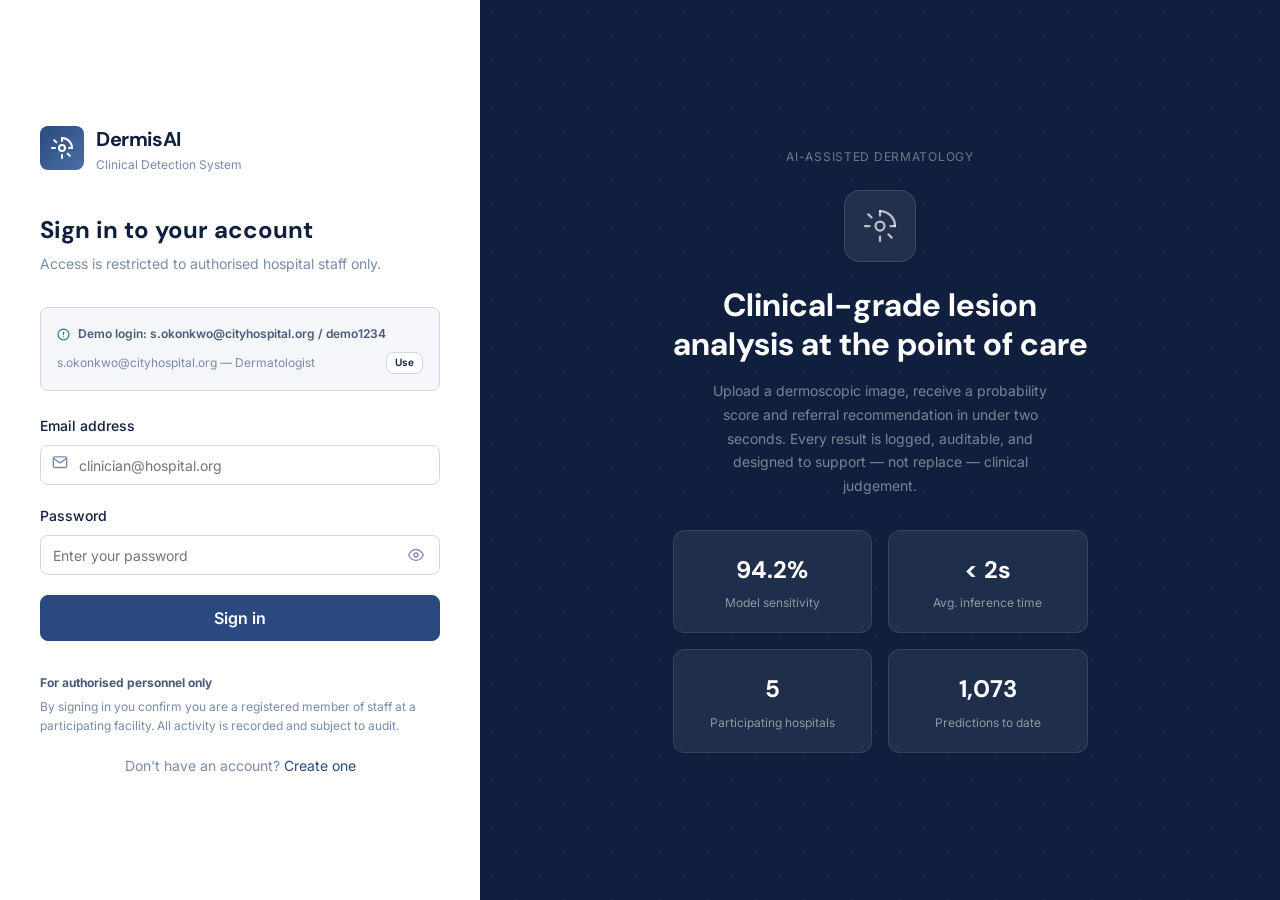
<file: frontend/pages/index.html>
<!DOCTYPE html>
<html lang="en">
<head>
  <meta charset="UTF-8" />
  <meta name="viewport" content="width=device-width, initial-scale=1.0" />
  <title>Sign In — DermisAI</title>
  <link rel="preconnect" href="https://fonts.googleapis.com" />
  <link rel="preconnect" href="https://fonts.gstatic.com" crossorigin />
  <link href="https://fonts.googleapis.com/css2?family=DM+Sans:wght@400;500;600;700&family=Inter:wght@400;500;600&display=swap" rel="stylesheet" />
  <link rel="stylesheet" href="../css/style.css" />
  <style>
    .login-form-footer { margin-top: var(--space-5); text-align: center; font-size: var(--text-xs); color: var(--color-text-muted); }
    .password-toggle { position: absolute; right: var(--space-3); top: 50%; transform: translateY(-50%); background: none; border: none; color: var(--color-text-muted); cursor: pointer; padding: 4px; display: flex; align-items: center; justify-content: center; }
    .password-toggle:hover { color: var(--color-text-primary); }
    .password-toggle svg { width: 16px; height: 16px; pointer-events: none; }
    .password-field { position: relative; }
    .password-field .form-control { padding-right: 42px; }
    .demo-credentials { background: var(--color-bg); border: 1px solid var(--color-border); border-radius: var(--radius-md); padding: var(--space-4); margin-bottom: var(--space-6); font-size: var(--text-xs); }
    .demo-credentials-header { font-weight: var(--weight-semibold); color: var(--color-text-secondary); margin-bottom: var(--space-2); display: flex; align-items: center; gap: var(--space-2); }
    .demo-credentials-header svg { width: 13px; height: 13px; color: var(--color-info); }
    .demo-cred-row { display: flex; align-items: center; justify-content: space-between; color: var(--color-text-muted); margin-top: var(--space-1); }
    .demo-cred-row .btn-use { font-size: 10px; padding: 1px 8px; height: 22px; }
    .login-error { display: none; margin-bottom: var(--space-4); }
    .login-error.visible { display: flex; }
    .login-btn-text { transition: opacity var(--transition-fast); }
    .login-btn-spinner { display: none; }
    .btn-loading .login-btn-text { display: none; }
    .btn-loading .login-btn-spinner { display: flex; align-items: center; gap: var(--space-2); }
    .login-visual-label { font-size: var(--text-xs); color: rgba(255,255,255,0.40); letter-spacing: 0.06em; margin-bottom: var(--space-6); }
    .login-visual-icon { width: 72px; height: 72px; border-radius: var(--radius-xl); background: rgba(255,255,255,0.08); border: 1px solid rgba(255,255,255,0.12); display: flex; align-items: center; justify-content: center; margin: 0 auto var(--space-6); }
    .login-visual-icon svg { width: 36px; height: 36px; color: rgba(255,255,255,0.7); }
    .login-visual-body { font-size: var(--text-sm); color: rgba(255,255,255,0.45); line-height: 1.7; max-width: 340px; margin: 0 auto var(--space-8); }
  </style>
</head>
<body>
<main class="login-layout">
  <section class="login-panel" aria-labelledby="loginHeading">
    <div class="login-logo">
      <div class="login-logo-icon">
        <svg viewBox="0 0 24 24" fill="none" stroke="currentColor" stroke-width="2" stroke-linecap="round" stroke-linejoin="round"><path d="M12 2a10 10 0 0 1 10 10"/><circle cx="12" cy="12" r="3"/><path d="M12 2v3M12 19v3M4.22 4.22l2.12 2.12M17.66 17.66l2.12 2.12M2 12h3M19 12h3"/></svg>
      </div>
      <div>
        <div class="login-logo-name">DermisAI</div>
        <div class="login-logo-sub">Clinical Detection System</div>
      </div>
    </div>

    <h1 class="login-heading" id="loginHeading">Sign in to your account</h1>
    <p class="login-subheading">Access is restricted to authorised hospital staff only.</p>

    <div class="demo-credentials" role="note">
      <div class="demo-credentials-header">
        <svg viewBox="0 0 24 24" fill="none" stroke="currentColor" stroke-width="2" stroke-linecap="round" stroke-linejoin="round"><circle cx="12" cy="12" r="10"/><line x1="12" y1="8" x2="12" y2="12"/><line x1="12" y1="16" x2="12.01" y2="16"/></svg>
        Demo login: s.okonkwo@cityhospital.org / demo1234
      </div>
      <div class="demo-cred-row">
        <span>s.okonkwo@cityhospital.org &mdash; Dermatologist</span>
        <button class="btn btn-secondary btn-use demo-fill" data-email="s.okonkwo@cityhospital.org">Use</button>
      </div>
    </div>

    <div class="alert alert-error login-error" role="alert" id="loginError">
      <svg viewBox="0 0 24 24" fill="none" stroke="currentColor" stroke-width="2" stroke-linecap="round" stroke-linejoin="round"><circle cx="12" cy="12" r="10"/><line x1="12" y1="8" x2="12" y2="12"/><line x1="12" y1="16" x2="12.01" y2="16"/></svg>
      <span id="loginErrorMsg">Invalid email or password.</span>
    </div>

    <form id="loginForm" novalidate>
      <div class="form-group">
        <label class="form-label" for="emailInput">Email address</label>
        <div class="input-with-icon">
          <span class="input-icon">
            <svg viewBox="0 0 24 24" fill="none" stroke="currentColor" stroke-width="2" stroke-linecap="round" stroke-linejoin="round"><path d="M4 4h16c1.1 0 2 .9 2 2v12c0 1.1-.9 2-2 2H4c-1.1 0-2-.9-2-2V6c0-1.1.9-2 2-2z"/><polyline points="22,6 12,13 2,6"/></svg>
          </span>
          <input type="email" class="form-control" id="emailInput" name="email" placeholder="clinician@hospital.org" autocomplete="email" required />
        </div>
        <div class="form-error hidden" id="emailError">
          <svg viewBox="0 0 24 24" fill="none" stroke="currentColor" stroke-width="2"><circle cx="12" cy="12" r="10"/><line x1="12" y1="8" x2="12" y2="12"/><line x1="12" y1="16" x2="12.01" y2="16"/></svg>
          <span>Please enter a valid email address.</span>
        </div>
      </div>

      <div class="form-group">
        <label class="form-label" for="passwordInput">Password</label>
        <div class="password-field">
          <input type="password" class="form-control" id="passwordInput" name="password" placeholder="Enter your password" autocomplete="current-password" required minlength="4" />
          <button type="button" class="password-toggle" id="passwordToggle" aria-label="Show password">
            <svg id="eyeIcon" viewBox="0 0 24 24" fill="none" stroke="currentColor" stroke-width="2" stroke-linecap="round" stroke-linejoin="round"><path d="M1 12s4-8 11-8 11 8 11 8-4 8-11 8-11-8-11-8z"/><circle cx="12" cy="12" r="3"/></svg>
          </button>
        </div>
        <div class="form-error hidden" id="passwordError">
          <svg viewBox="0 0 24 24" fill="none" stroke="currentColor" stroke-width="2"><circle cx="12" cy="12" r="10"/><line x1="12" y1="8" x2="12" y2="12"/><line x1="12" y1="16" x2="12.01" y2="16"/></svg>
          <span>Password must be at least 4 characters.</span>
        </div>
      </div>

      <button type="submit" class="btn btn-primary btn-lg btn-full" id="loginBtn">
        <span class="login-btn-text">Sign in</span>
        <span class="login-btn-spinner"><span class="spinner spinner-sm"></span>Signing in...</span>
      </button>
    </form>

    <div class="login-footer">
      <strong>For authorised personnel only</strong>
      By signing in you confirm you are a registered member of staff at a participating facility.
      All activity is recorded and subject to audit.
    </div>

    <p style="margin-top:var(--space-5);text-align:center;font-size:var(--text-sm);color:var(--color-text-muted)">
      Don't have an account? <a href="register.html">Create one</a>
    </p>
  </section>

  <div class="login-visual" aria-hidden="true">
    <div class="login-visual-pattern"></div>
    <div class="login-visual-content">
      <p class="login-visual-label">AI-ASSISTED DERMATOLOGY</p>
      <div class="login-visual-icon">
        <svg viewBox="0 0 24 24" fill="none" stroke="currentColor" stroke-width="1.5" stroke-linecap="round" stroke-linejoin="round"><path d="M12 2a10 10 0 0 1 10 10"/><circle cx="12" cy="12" r="3"/><path d="M12 2v3M12 19v3M4.22 4.22l2.12 2.12M17.66 17.66l2.12 2.12M2 12h3M19 12h3"/></svg>
      </div>
      <h2 class="login-visual-title">Clinical-grade lesion<br>analysis at the point of care</h2>
      <p class="login-visual-body">Upload a dermoscopic image, receive a probability score and referral recommendation in under two seconds. Every result is logged, auditable, and designed to support — not replace — clinical judgement.</p>
      <div class="login-visual-stats">
        <div class="login-stat"><div class="login-stat-value">94.2%</div><div class="login-stat-label">Model sensitivity</div></div>
        <div class="login-stat"><div class="login-stat-value">&lt; 2s</div><div class="login-stat-label">Avg. inference time</div></div>
        <div class="login-stat"><div class="login-stat-value">5</div><div class="login-stat-label">Participating hospitals</div></div>
        <div class="login-stat"><div class="login-stat-value">1,073</div><div class="login-stat-label">Predictions to date</div></div>
      </div>
    </div>
  </div>
</main>

<script>
  // ── API base URL — update this if the backend moves ──────────────────────
  var API_BASE = "/api";

  // ── Element refs ──────────────────────────────────────────────────────────
  var form           = document.getElementById("loginForm");
  var emailInput     = document.getElementById("emailInput");
  var passwordInput  = document.getElementById("passwordInput");
  var loginBtn       = document.getElementById("loginBtn");
  var loginError     = document.getElementById("loginError");
  var loginErrorMsg  = document.getElementById("loginErrorMsg");
  var emailError     = document.getElementById("emailError");
  var passwordError  = document.getElementById("passwordError");
  var passwordToggle = document.getElementById("passwordToggle");

  // ── Demo-fill buttons — pre-fill the real test credentials ───────────────
  document.querySelectorAll(".demo-fill").forEach(function(btn) {
    btn.addEventListener("click", function() {
      emailInput.value    = btn.dataset.email;
      passwordInput.value = "demo1234";
      emailInput.classList.remove("error");
      passwordInput.classList.remove("error");
    });
  });

  // ── Password show/hide toggle (unchanged) ─────────────────────────────────
  passwordToggle.addEventListener("click", function() {
    var isText = passwordInput.type === "text";
    passwordInput.type = isText ? "password" : "text";
    passwordToggle.setAttribute("aria-label", isText ? "Show password" : "Hide password");
    passwordToggle.querySelector("svg").innerHTML = isText
      ? '<path d="M1 12s4-8 11-8 11 8 11 8-4 8-11 8-11-8-11-8z"/><circle cx="12" cy="12" r="3"/>'
      : '<path d="M17.94 17.94A10.07 10.07 0 0 1 12 20c-7 0-11-8-11-8a18.45 18.45 0 0 1 5.06-5.94M9.9 4.24A9.12 9.12 0 0 1 12 4c7 0 11 8 11 8a18.5 18.5 0 0 1-2.16 3.19m-6.72-1.07a3 3 0 1 1-4.24-4.24"/><line x1="1" y1="1" x2="23" y2="23"/>';
  });

  // ── UI helpers (unchanged) ────────────────────────────────────────────────
  function setLoading(on) {
    loginBtn.classList.toggle("btn-loading", on);
    loginBtn.disabled = on;
  }

  function clearErrors() {
    loginError.classList.remove("visible");
    emailInput.classList.remove("error");
    passwordInput.classList.remove("error");
    emailError.classList.add("hidden");
    passwordError.classList.add("hidden");
  }

  function showError(message) {
    loginErrorMsg.textContent = message;
    loginError.classList.add("visible");
  }

  function validateForm() {
    var valid = true;
    if (!emailInput.value.trim() || !/^[^\s@]+@[^\s@]+\.[^\s@]+$/.test(emailInput.value.trim())) {
      emailInput.classList.add("error");
      emailError.classList.remove("hidden");
      valid = false;
    }
    if (passwordInput.value.length < 4) {
      passwordInput.classList.add("error");
      passwordError.classList.remove("hidden");
      valid = false;
    }
    return valid;
  }

  // ── Form submit — real fetch() to the backend ─────────────────────────────
  form.addEventListener("submit", function(e) {
    e.preventDefault();
    clearErrors();
    if (!validateForm()) return;
    setLoading(true);

    fetch(API_BASE + "/auth/login", {
      method: "POST",
      headers: { "Content-Type": "application/json" },
      body: JSON.stringify({
        email:    emailInput.value.trim(),
        password: passwordInput.value
      })
    })
    .then(function(response) {
      return response.json().then(function(data) {
        // Pair the parsed body with the HTTP status for the next handler
        return { status: response.status, data: data };
      });
    })
    .then(function(result) {
      if (result.status === 200 && result.data.success) {
        // ── Success — persist token + user, then redirect ──────────────
        localStorage.setItem("dermis_token", result.data.access_token);
        localStorage.setItem("dermis_user",  JSON.stringify(result.data.user));
        var role = result.data.user.role;
        if (role === "admin")              { window.location.href = "dashboard-admin.html"; }
        else if (role === "dermatologist") { window.location.href = "dashboard-doctor.html"; }
        else if (role === "patient")       { window.location.href = "dashboard-patient.html"; }
        else                               { window.location.href = "index.html"; }
      } else {
        // ── API-level error (401, 403, 400) — show backend message ─────
        var msg = (result.data && result.data.message)
          ? result.data.message
          : "Sign in failed. Please try again.";
        showError(msg);
        setLoading(false);
      }
    })
    .catch(function() {
      // ── Network error — backend not reachable ─────────────────────────
      showError("Cannot reach the server. Is the backend running?");
      setLoading(false);
    });
  });

  // ── Clear field errors on input (unchanged) ───────────────────────────────
  emailInput.addEventListener("input", function() {
    emailInput.classList.remove("error");
    emailError.classList.add("hidden");
  });
  passwordInput.addEventListener("input", function() {
    passwordInput.classList.remove("error");
    passwordError.classList.add("hidden");
  });
</script>
</body>
</html>
</file>
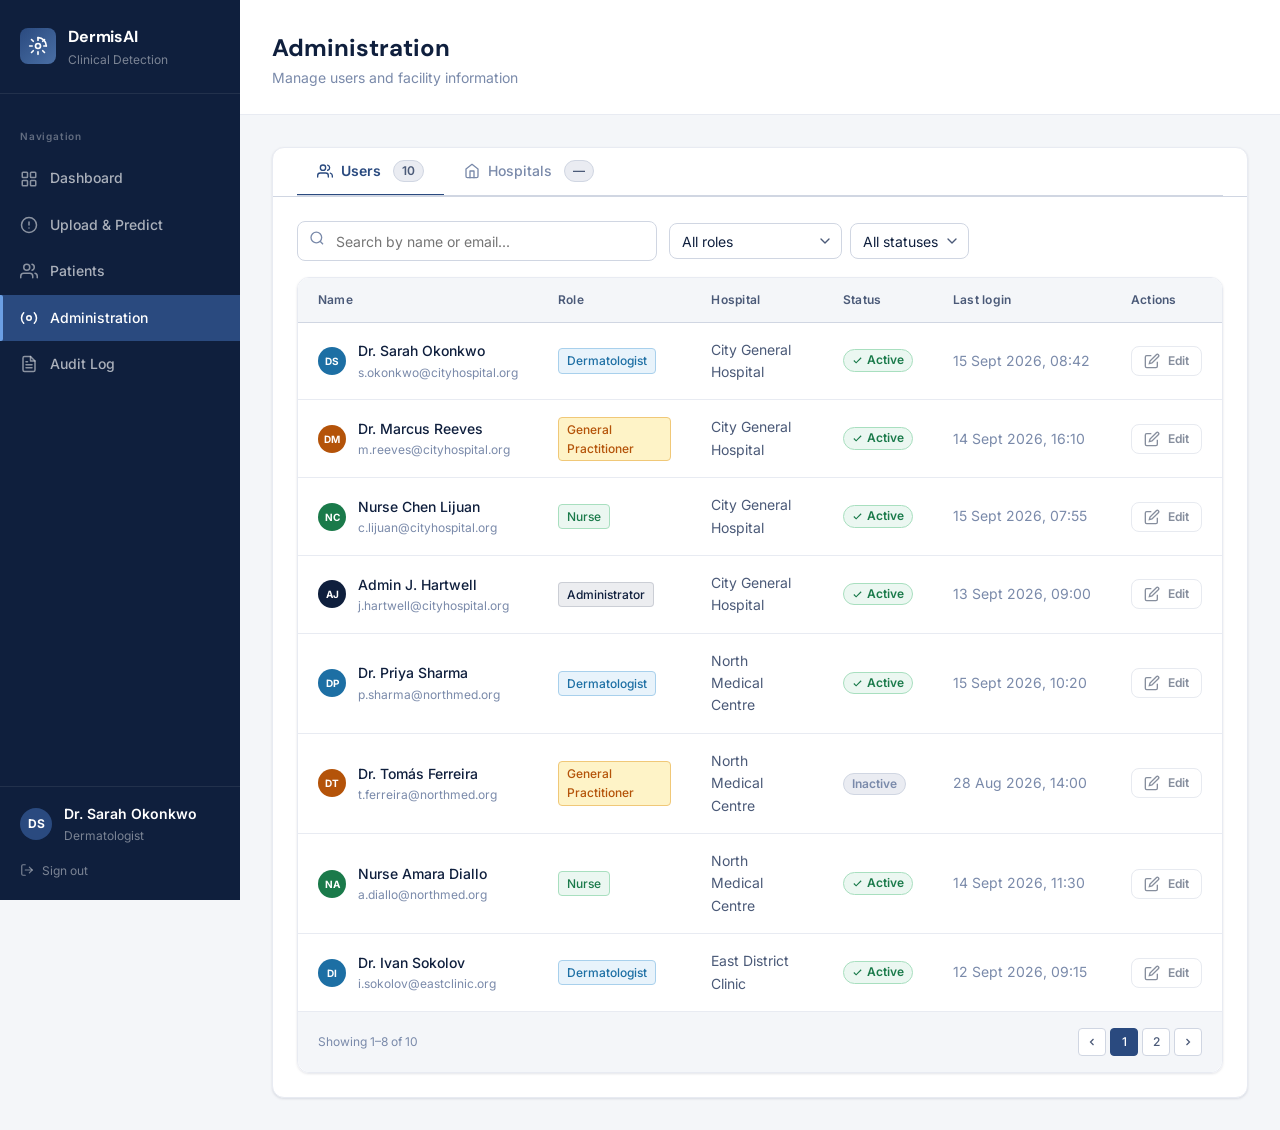
<file: frontend/pages/admin.html>
<!DOCTYPE html>
<html lang="en">
<head>
  <meta charset="UTF-8" />
  <meta name="viewport" content="width=device-width, initial-scale=1.0" />
  <title>Administration — DermisAI</title>
  <link rel="preconnect" href="https://fonts.googleapis.com" />
  <link rel="preconnect" href="https://fonts.gstatic.com" crossorigin />
  <link href="https://fonts.googleapis.com/css2?family=DM+Sans:wght@400;500;600;700&family=Inter:wght@400;500;600&display=swap" rel="stylesheet" />
  <link rel="stylesheet" href="../css/style.css" />
  <style>
    .admin-tabs-wrap { background:var(--color-surface);border:1px solid var(--color-border-light);border-radius:var(--radius-lg);box-shadow:var(--shadow-sm);overflow:hidden; }
    .admin-tabs-header { padding:0 var(--space-6);border-bottom:1px solid var(--color-border); }
    .admin-tab-body { padding:var(--space-6); }
    .clinician-cell { display:flex;align-items:center;gap:var(--space-3); }
    .clinician-avatar { width:28px;height:28px;border-radius:50%;background:var(--color-slate);display:flex;align-items:center;justify-content:center;font-size:10px;font-weight:var(--weight-bold);color:#fff;flex-shrink:0; }
    .clinician-name { font-weight:var(--weight-medium); }
    .clinician-email { font-size:var(--text-xs);color:var(--color-text-muted); }
    .hosp-stat { display:flex;flex-direction:column;gap:2px; }
    .hosp-stat-val { font-weight:var(--weight-semibold);font-size:var(--text-sm); }
    .hosp-stat-mini { height:3px;background:var(--color-bg-alt);border-radius:var(--radius-full);overflow:hidden;width:60px; }
    .hosp-stat-fill { height:100%;border-radius:var(--radius-full); }
  </style>
</head>
<body>
<div class="app-layout">
  <div id="navMount"></div>
  <main class="main-content" id="mainContent">
    <div class="page-header">
      <div class="page-header-text">
        <h1 class="page-title">Administration</h1>
        <p class="page-subtitle">Manage users and facility information</p>
      </div>
    </div>
    <div class="page-body">
      <div class="admin-tabs-wrap">
        <div class="admin-tabs-header">
          <div class="tabs" role="tablist">
            <button class="tab-button active" role="tab" id="usersTab" aria-controls="usersPanel" aria-selected="true">
              <svg viewBox="0 0 24 24" fill="none" stroke="currentColor" stroke-width="2" stroke-linecap="round" stroke-linejoin="round"><path d="M17 21v-2a4 4 0 0 0-4-4H5a4 4 0 0 0-4 4v2"/><circle cx="9" cy="7" r="4"/><path d="M23 21v-2a4 4 0 0 0-3-3.87M16 3.13a4 4 0 0 1 0 7.75"/></svg>
              Users <span class="badge badge-neutral" id="userCountBadge" style="margin-left:4px">—</span>
            </button>
            <button class="tab-button" role="tab" id="hospitalsTab" aria-controls="hospitalsPanel" aria-selected="false">
              <svg viewBox="0 0 24 24" fill="none" stroke="currentColor" stroke-width="2" stroke-linecap="round" stroke-linejoin="round"><path d="M3 9l9-7 9 7v11a2 2 0 0 1-2 2H5a2 2 0 0 1-2-2z"/><polyline points="9 22 9 12 15 12 15 22"/></svg>
              Hospitals <span class="badge badge-neutral" id="hospCountBadge" style="margin-left:4px">—</span>
            </button>
          </div>
        </div>
        <div class="admin-tab-body">
          <!-- Users Panel -->
          <div id="usersPanel" role="tabpanel">
            <div class="table-toolbar">
              <div class="table-search">
                <div class="input-with-icon">
                  <span class="input-icon"><svg viewBox="0 0 24 24" fill="none" stroke="currentColor" stroke-width="2"><circle cx="11" cy="11" r="8"/><line x1="21" y1="21" x2="16.65" y2="16.65"/></svg></span>
                  <input type="search" class="form-control" id="userSearch" placeholder="Search by name or email..." aria-label="Search users" />
                </div>
              </div>
              <div class="table-filters">
                <select class="filter-select" id="roleFilter" aria-label="Filter by role">
                  <option value="">All roles</option>
                  <option value="admin">Administrator</option>
                  <option value="dermatologist">Dermatologist</option>
                  <option value="general_practitioner">General Practitioner</option>
                  <option value="nurse">Nurse</option>
                </select>
                <select class="filter-select" id="userStatusFilter" aria-label="Filter by status">
                  <option value="">All statuses</option>
                  <option value="active">Active</option>
                  <option value="inactive">Inactive</option>
                </select>
              </div>
            </div>
            <div class="table-container">
              <table>
                <thead><tr><th>Name</th><th>Role</th><th>Hospital</th><th>Status</th><th>Last login</th><th>Actions</th></tr></thead>
                <tbody id="usersTbody">
                  <tr class="skeleton-row"><td colspan="6"><div class="skeleton skeleton-text" style="width:100%"></div></td></tr>
                  <tr class="skeleton-row"><td colspan="6"><div class="skeleton skeleton-text" style="width:90%"></div></td></tr>
                </tbody>
              </table>
              <div id="usersPagMount"></div>
            </div>
          </div>
          <!-- Hospitals Panel -->
          <div id="hospitalsPanel" role="tabpanel" class="hidden">
            <div class="table-toolbar">
              <div class="table-search">
                <div class="input-with-icon">
                  <span class="input-icon"><svg viewBox="0 0 24 24" fill="none" stroke="currentColor" stroke-width="2"><circle cx="11" cy="11" r="8"/><line x1="21" y1="21" x2="16.65" y2="16.65"/></svg></span>
                  <input type="search" class="form-control" id="hospSearch" placeholder="Search by name or city..." aria-label="Search hospitals" />
                </div>
              </div>
            </div>
            <div class="table-container">
              <table>
                <thead><tr><th>Hospital name</th><th>Location</th><th>Users</th><th>Patients</th><th>Registered</th><th>Actions</th></tr></thead>
                <tbody id="hospTbody">
                  <tr class="skeleton-row"><td colspan="6"><div class="skeleton skeleton-text" style="width:100%"></div></td></tr>
                  <tr class="skeleton-row"><td colspan="6"><div class="skeleton skeleton-text" style="width:85%"></div></td></tr>
                </tbody>
              </table>
              <div id="hospPagMount"></div>
            </div>
          </div>
        </div>
      </div>
    </div>
  </main>
</div>

<script>
/* ── Shared nav ── */
var DEMO_CURRENT_USER=(function(){try{return JSON.parse(sessionStorage.getItem("dermis_user"))||{name:"Dr. Sarah Okonkwo",role:"dermatologist"};}catch(e){return{name:"Dr. Sarah Okonkwo",role:"dermatologist"};}})();
var NAV_LINKS=[{href:"dashboard.html",label:"Dashboard",icon:"dashboard"},{href:"upload.html",label:"Upload & Predict",icon:"upload"},{href:"patients.html",label:"Patients",icon:"patients"},{href:"admin.html",label:"Administration",icon:"admin"},{href:"audit.html",label:"Audit Log",icon:"audit"}];
var NAV_ICONS={logo:'<svg viewBox="0 0 24 24" fill="none" stroke="currentColor" stroke-width="2" stroke-linecap="round" stroke-linejoin="round"><path d="M12 2a10 10 0 0 1 10 10"/><circle cx="12" cy="12" r="3"/><path d="M12 2v3M12 19v3M4.22 4.22l2.12 2.12M17.66 17.66l2.12 2.12M2 12h3M19 12h3M4.22 19.78l2.12-2.12M17.66 6.34l2.12-2.12"/></svg>',dashboard:'<svg viewBox="0 0 24 24" fill="none" stroke="currentColor" stroke-width="2" stroke-linecap="round" stroke-linejoin="round"><rect x="3" y="3" width="7" height="7" rx="1"/><rect x="14" y="3" width="7" height="7" rx="1"/><rect x="3" y="14" width="7" height="7" rx="1"/><rect x="14" y="14" width="7" height="7" rx="1"/></svg>',upload:'<svg viewBox="0 0 24 24" fill="none" stroke="currentColor" stroke-width="2" stroke-linecap="round" stroke-linejoin="round"><circle cx="12" cy="12" r="10"/><path d="M12 8v4M12 16h.01"/></svg>',patients:'<svg viewBox="0 0 24 24" fill="none" stroke="currentColor" stroke-width="2" stroke-linecap="round" stroke-linejoin="round"><path d="M17 21v-2a4 4 0 0 0-4-4H5a4 4 0 0 0-4 4v2"/><circle cx="9" cy="7" r="4"/><path d="M23 21v-2a4 4 0 0 0-3-3.87M16 3.13a4 4 0 0 1 0 7.75"/></svg>',admin:'<svg viewBox="0 0 24 24" fill="none" stroke="currentColor" stroke-width="2" stroke-linecap="round" stroke-linejoin="round"><circle cx="12" cy="12" r="3"/><path d="M19.07 4.93a10 10 0 0 1 0 14.14M4.93 4.93a10 10 0 0 0 0 14.14"/></svg>',audit:'<svg viewBox="0 0 24 24" fill="none" stroke="currentColor" stroke-width="2" stroke-linecap="round" stroke-linejoin="round"><path d="M14 2H6a2 2 0 0 0-2 2v16a2 2 0 0 0 2 2h12a2 2 0 0 0 2-2V8z"/><polyline points="14 2 14 8 20 8"/><line x1="16" y1="13" x2="8" y2="13"/><line x1="16" y1="17" x2="8" y2="17"/><line x1="10" y1="9" x2="8" y2="9"/></svg>',logout:'<svg viewBox="0 0 24 24" fill="none" stroke="currentColor" stroke-width="2" stroke-linecap="round" stroke-linejoin="round"><path d="M9 21H5a2 2 0 0 1-2-2V5a2 2 0 0 1 2-2h4"/><polyline points="16 17 21 12 16 7"/><line x1="21" y1="12" x2="9" y2="12"/></svg>',menu:'<svg viewBox="0 0 24 24" fill="none" stroke="currentColor" stroke-width="2" stroke-linecap="round" stroke-linejoin="round"><line x1="3" y1="6" x2="21" y2="6"/><line x1="3" y1="12" x2="21" y2="12"/><line x1="3" y1="18" x2="21" y2="18"/></svg>'};
var ROLE_LABELS={admin:"Administrator",dermatologist:"Dermatologist",general_practitioner:"General Practitioner",nurse:"Nurse"};
function initials(name){return name.split(" ").filter(Boolean).map(function(w){return w[0];}).join("").slice(0,2).toUpperCase();}
function currentPage(){return window.location.pathname.split("/").pop()||"index.html";}
function formatDate(iso){if(!iso)return"—";return new Date(iso).toLocaleDateString("en-GB",{day:"2-digit",month:"short",year:"numeric"});}
function formatDateTime(iso){if(!iso)return"—";return new Date(iso).toLocaleString("en-GB",{day:"2-digit",month:"short",year:"numeric",hour:"2-digit",minute:"2-digit"});}
function debounce(fn,delay){var t;return function(){clearTimeout(t);t=setTimeout(fn,delay||300);};}
function initNav(){
  var user=DEMO_CURRENT_USER,page=currentPage();
  var ni=NAV_LINKS.map(function(l){var a=page===l.href?"active":"";return'<a href="'+l.href+'" class="nav-item '+a+'" aria-current="'+(a?"page":"false")+'">'+NAV_ICONS[l.icon]+'<span>'+l.label+'</span></a>';}).join("");
  var sb='<aside class="sidebar" id="sidebar" role="navigation"><div class="sidebar-header"><div class="sidebar-logo">'+NAV_ICONS.logo+'</div><div class="sidebar-brand"><span class="sidebar-brand-name">DermisAI</span><span class="sidebar-brand-sub">Clinical Detection</span></div></div><nav class="sidebar-nav"><div class="nav-section"><span class="nav-section-label">Navigation</span></div>'+ni+'</nav><div class="sidebar-footer"><div class="sidebar-user"><div class="user-avatar">'+initials(user.name)+'</div><div class="user-info"><div class="user-name">'+user.name+'</div><div class="user-role">'+(ROLE_LABELS[user.role]||user.role)+'</div></div></div><a href="index.html" class="btn-logout">'+NAV_ICONS.logout+'<span>Sign out</span></a></div></aside><div class="sidebar-overlay" id="sidebarOverlay" aria-hidden="true"></div>';
  var lk=NAV_LINKS.find(function(l){return l.href===page;});
  var mh='<header class="mobile-header"><div class="mobile-header-brand">'+NAV_ICONS.logo+'<span>'+(lk?lk.label:"DermisAI")+'</span></div><button class="mobile-menu-btn" id="mobileMenuBtn" aria-expanded="false">'+NAV_ICONS.menu+'</button></header>';
  var mount=document.getElementById("navMount");if(mount)mount.innerHTML=sb+mh;
  var mhEl=document.querySelector(".mobile-header"),al=document.querySelector(".app-layout");
  if(mhEl&&al&&al.contains(mhEl))al.parentNode.insertBefore(mhEl,al);
  var btn=document.getElementById("mobileMenuBtn"),sbn=document.getElementById("sidebar"),ov=document.getElementById("sidebarOverlay");
  if(btn&&sbn&&ov){btn.addEventListener("click",function(){sbn.classList.add("open");ov.classList.add("active");btn.setAttribute("aria-expanded","true");document.body.style.overflow="hidden";});ov.addEventListener("click",function(){sbn.classList.remove("open");ov.classList.remove("active");btn.setAttribute("aria-expanded","false");document.body.style.overflow="";});}
}

/* ── Demo data ── */
var ALL_USERS=[
  {name:"Dr. Sarah Okonkwo",  email:"s.okonkwo@cityhospital.org", role:"dermatologist",       hospital:"City General Hospital", status:"active",  last_login:"2026-09-15T08:42:00Z"},
  {name:"Dr. Marcus Reeves",  email:"m.reeves@cityhospital.org",  role:"general_practitioner", hospital:"City General Hospital", status:"active",  last_login:"2026-09-14T16:10:00Z"},
  {name:"Nurse Chen Lijuan",  email:"c.lijuan@cityhospital.org",  role:"nurse",               hospital:"City General Hospital", status:"active",  last_login:"2026-09-15T07:55:00Z"},
  {name:"Admin J. Hartwell",  email:"j.hartwell@cityhospital.org",role:"admin",               hospital:"City General Hospital", status:"active",  last_login:"2026-09-13T09:00:00Z"},
  {name:"Dr. Priya Sharma",   email:"p.sharma@northmed.org",      role:"dermatologist",       hospital:"North Medical Centre",  status:"active",  last_login:"2026-09-15T10:20:00Z"},
  {name:"Dr. Tomás Ferreira", email:"t.ferreira@northmed.org",    role:"general_practitioner", hospital:"North Medical Centre",  status:"inactive",last_login:"2026-08-28T14:00:00Z"},
  {name:"Nurse Amara Diallo", email:"a.diallo@northmed.org",      role:"nurse",               hospital:"North Medical Centre",  status:"active",  last_login:"2026-09-14T11:30:00Z"},
  {name:"Dr. Ivan Sokolov",   email:"i.sokolov@eastclinic.org",   role:"dermatologist",       hospital:"East District Clinic",  status:"active",  last_login:"2026-09-12T09:15:00Z"},
  {name:"Admin Rosa Navarro", email:"r.navarro@eastclinic.org",   role:"admin",               hospital:"East District Clinic",  status:"inactive",last_login:"2026-07-15T08:00:00Z"},
  {name:"Nurse Kim Jae-won",  email:"k.jaewon@eastclinic.org",    role:"nurse",               hospital:"East District Clinic",  status:"active",  last_login:"2026-09-15T06:45:00Z"},
];
var ALL_HOSPITALS=[
  {name:"City General Hospital", city:"London",    country:"United Kingdom",users:4,patients:312,registered:"2025-01-15"},
  {name:"North Medical Centre",  city:"Manchester",country:"United Kingdom",users:3,patients:189,registered:"2025-03-08"},
  {name:"East District Clinic",  city:"Birmingham",country:"United Kingdom",users:3,patients:97, registered:"2025-06-22"},
  {name:"St. Annes Dermatology", city:"Bristol",   country:"United Kingdom",users:2,patients:54, registered:"2025-08-10"},
  {name:"Royal Skin Institute",  city:"Edinburgh", country:"United Kingdom",users:5,patients:421,registered:"2024-11-01"},
];

/* ── Tab switching ── */
var hospLoaded=false;
document.getElementById("usersTab").addEventListener("click",function(){switchTab("users");});
document.getElementById("hospitalsTab").addEventListener("click",function(){switchTab("hospitals");if(!hospLoaded){renderHospitals();hospLoaded=true;}});
function switchTab(tab){
  if(tab==="users"){
    document.getElementById("usersTab").classList.add("active"); document.getElementById("usersTab").setAttribute("aria-selected","true");
    document.getElementById("hospitalsTab").classList.remove("active"); document.getElementById("hospitalsTab").setAttribute("aria-selected","false");
    document.getElementById("usersPanel").classList.remove("hidden"); document.getElementById("hospitalsPanel").classList.add("hidden");
  } else {
    document.getElementById("hospitalsTab").classList.add("active"); document.getElementById("hospitalsTab").setAttribute("aria-selected","true");
    document.getElementById("usersTab").classList.remove("active"); document.getElementById("usersTab").setAttribute("aria-selected","false");
    document.getElementById("hospitalsPanel").classList.remove("hidden"); document.getElementById("usersPanel").classList.add("hidden");
  }
}

/* ── Avatar colors ── */
var AVATAR_COLORS={admin:"#0F1F3D",dermatologist:"#1D6FA4",general_practitioner:"#B45309",nurse:"#1A7A4A"};
function avatarColor(role){return AVATAR_COLORS[role]||"#2A4A7F";}

/* ── Pagination helper ── */
function renderPagination(container,total,page,perPage,onPage){
  var totalPages=Math.ceil(total/perPage),start=(page-1)*perPage+1,end=Math.min(page*perPage,total),pages="";
  for(var i=1;i<=totalPages;i++){
    if(i===1||i===totalPages||(i>=page-1&&i<=page+1))pages+='<button class="page-btn'+(i===page?" active":"")+'" data-page="'+i+'">'+i+'</button>';
    else if(i===page-2||i===page+2)pages+='<span style="color:var(--color-text-muted);padding:0 4px">…</span>';
  }
  container.innerHTML='<div class="pagination"><div class="pagination-info">Showing '+start+'–'+end+' of '+total+'</div><div class="pagination-controls"><button class="page-btn" data-page="'+(page-1)+'" '+(page<=1?"disabled":"")+' aria-label="Prev"><svg viewBox="0 0 24 24" fill="none" stroke="currentColor" stroke-width="2.5"><polyline points="15 18 9 12 15 6"/></svg></button>'+pages+'<button class="page-btn" data-page="'+(page+1)+'" '+(page>=totalPages?"disabled":"")+' aria-label="Next"><svg viewBox="0 0 24 24" fill="none" stroke="currentColor" stroke-width="2.5"><polyline points="9 18 15 12 9 6"/></svg></button></div></div>';
  container.querySelectorAll(".page-btn:not([disabled])").forEach(function(btn){btn.addEventListener("click",function(){var p=parseInt(btn.dataset.page,10);if(p&&p!==page)onPage(p);});});
}

/* ── Users ── */
var userFilters={search:"",role:"",status:"",page:1,perPage:8};
function renderUsers(){
  var f=userFilters;
  var filtered=ALL_USERS.filter(function(u){
    return(!f.search||(u.name+u.email).toLowerCase().includes(f.search.toLowerCase()))
      &&(!f.role||u.role===f.role)&&(!f.status||u.status===f.status);
  });
  document.getElementById("userCountBadge").textContent=filtered.length;
  var items=filtered.slice((f.page-1)*f.perPage,f.page*f.perPage);
  var tbody=document.getElementById("usersTbody");
  if(!items.length){tbody.innerHTML='<tr><td colspan="6"><div class="state-container"><p class="state-title">No users found.</p><p class="state-description">Adjust the search or filters.</p></div></td></tr>';document.getElementById("usersPagMount").innerHTML="";return;}
  tbody.innerHTML=items.map(function(u){
    var statusBadge=u.status==="active"?'<span class="badge badge-active"><svg viewBox="0 0 24 24" fill="none" stroke="currentColor" stroke-width="2.5"><polyline points="20 6 9 17 4 12"/></svg>Active</span>':'<span class="badge badge-inactive">Inactive</span>';
    return'<tr><td><div class="clinician-cell"><div class="clinician-avatar" style="background:'+avatarColor(u.role)+'">'+initials(u.name)+'</div><div><div class="clinician-name">'+u.name+'</div><div class="clinician-email">'+u.email+'</div></div></div></td><td><span class="role-badge role-'+u.role+'">'+(ROLE_LABELS[u.role]||u.role)+'</span></td><td style="color:var(--color-text-secondary);font-size:var(--text-sm)">'+u.hospital+'</td><td>'+statusBadge+'</td><td style="color:var(--color-text-muted);font-size:var(--text-sm);white-space:nowrap">'+formatDateTime(u.last_login)+'</td><td><div style="display:flex;gap:var(--space-2)"><button class="btn btn-secondary btn-sm" disabled><svg viewBox="0 0 24 24" fill="none" stroke="currentColor" stroke-width="2"><path d="M11 4H4a2 2 0 0 0-2 2v14a2 2 0 0 0 2 2h14a2 2 0 0 0 2-2v-7"/><path d="M18.5 2.5a2.121 2.121 0 0 1 3 3L12 15l-4 1 1-4 9.5-9.5z"/></svg>Edit</button></div></td></tr>';
  }).join("");
  renderPagination(document.getElementById("usersPagMount"),filtered.length,f.page,f.perPage,function(p){userFilters.page=p;renderUsers();});
}

/* ── Hospitals ── */
var hospFilters={search:"",page:1,perPage:8};
function renderHospitals(){
  var f=hospFilters;
  var filtered=ALL_HOSPITALS.filter(function(h){return!f.search||(h.name+h.city).toLowerCase().includes(f.search.toLowerCase());});
  document.getElementById("hospCountBadge").textContent=filtered.length;
  var items=filtered.slice((f.page-1)*f.perPage,f.page*f.perPage);
  var tbody=document.getElementById("hospTbody");
  if(!items.length){tbody.innerHTML='<tr><td colspan="6"><div class="state-container"><p class="state-title">No hospitals found.</p></div></td></tr>';document.getElementById("hospPagMount").innerHTML="";return;}
  tbody.innerHTML=items.map(function(h){
    return'<tr><td><div style="font-weight:var(--weight-semibold)">'+h.name+'</div></td><td style="color:var(--color-text-secondary)"><div>'+h.city+'</div><div style="font-size:var(--text-xs);color:var(--color-text-muted)">'+h.country+'</div></td><td><div class="hosp-stat"><span class="hosp-stat-val">'+h.users+'</span><div class="hosp-stat-mini"><div class="hosp-stat-fill" style="width:'+Math.min((h.users/10)*100,100)+'%;background:var(--color-slate)"></div></div></div></td><td><div class="hosp-stat"><span class="hosp-stat-val">'+h.patients+'</span><div class="hosp-stat-mini"><div class="hosp-stat-fill" style="width:'+Math.min((h.patients/500)*100,100)+'%;background:var(--color-info)"></div></div></div></td><td style="color:var(--color-text-muted);font-size:var(--text-sm)">'+formatDate(h.registered)+'</td><td><button class="btn btn-secondary btn-sm" disabled><svg viewBox="0 0 24 24" fill="none" stroke="currentColor" stroke-width="2"><path d="M11 4H4a2 2 0 0 0-2 2v14a2 2 0 0 0 2 2h14a2 2 0 0 0 2-2v-7"/><path d="M18.5 2.5a2.121 2.121 0 0 1 3 3L12 15l-4 1 1-4 9.5-9.5z"/></svg>Edit</button></td></tr>';
  }).join("");
  renderPagination(document.getElementById("hospPagMount"),filtered.length,f.page,f.perPage,function(p){hospFilters.page=p;renderHospitals();});
}

/* ── Boot ── */
initNav();
var userSearch=document.getElementById("userSearch");
var roleFilter=document.getElementById("roleFilter");
var userStatusFilter=document.getElementById("userStatusFilter");
var hospSearch=document.getElementById("hospSearch");
var debounceUser=debounce(function(){userFilters.search=userSearch.value.trim();userFilters.page=1;renderUsers();});
var debounceHosp=debounce(function(){hospFilters.search=hospSearch.value.trim();hospFilters.page=1;renderHospitals();});
userSearch.addEventListener("input",debounceUser);
roleFilter.addEventListener("change",function(){userFilters.role=roleFilter.value;userFilters.page=1;renderUsers();});
userStatusFilter.addEventListener("change",function(){userFilters.status=userStatusFilter.value;userFilters.page=1;renderUsers();});
hospSearch.addEventListener("input",debounceHosp);
setTimeout(renderUsers, 400);
</script>
</body>
</html>
</file>
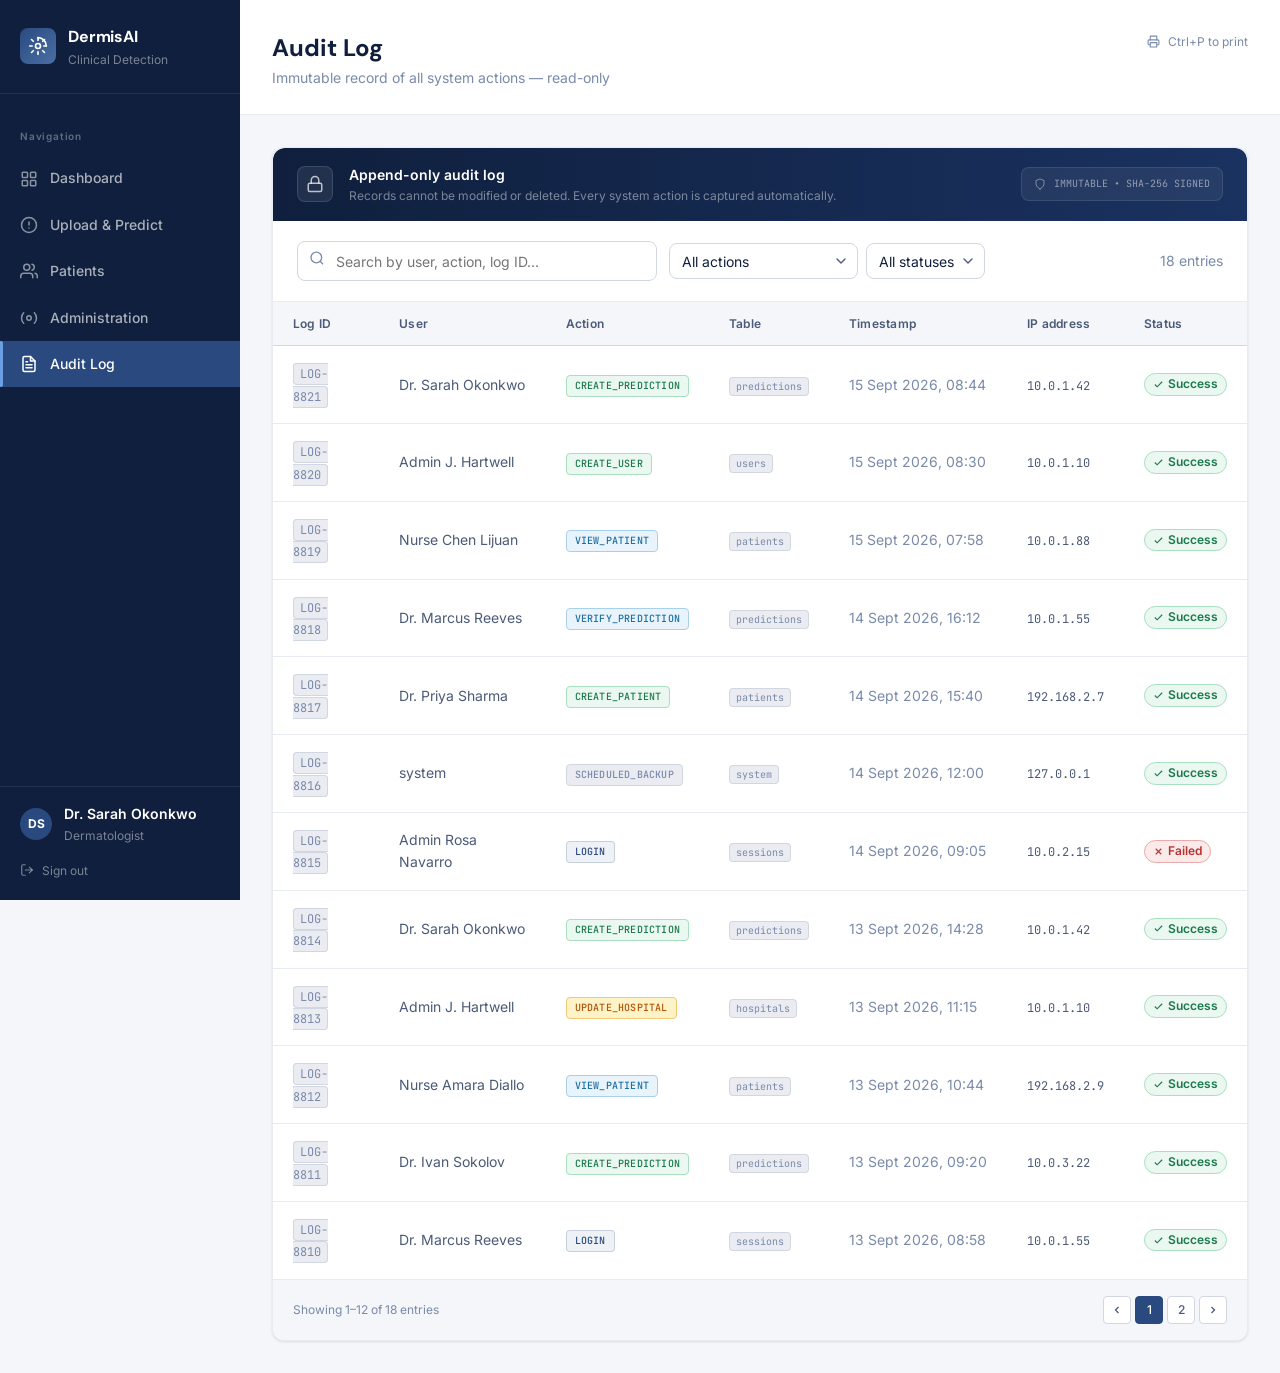
<file: frontend/pages/audit.html>
<!DOCTYPE html>
<html lang="en">
<head>
  <meta charset="UTF-8" />
  <meta name="viewport" content="width=device-width, initial-scale=1.0" />
  <title>Audit Log — DermisAI</title>
  <link rel="preconnect" href="https://fonts.googleapis.com" />
  <link rel="preconnect" href="https://fonts.gstatic.com" crossorigin />
  <link href="https://fonts.googleapis.com/css2?family=DM+Sans:wght@400;500;600;700&family=Inter:wght@400;500;600&family=JetBrains+Mono:wght@400;500&display=swap" rel="stylesheet" />
  <link rel="stylesheet" href="../css/style.css" />
  <style>
    .audit-header-stripe { background:linear-gradient(90deg,var(--color-navy) 0%,var(--color-navy-light) 100%);border-radius:var(--radius-lg) var(--radius-lg) 0 0;padding:var(--space-4) var(--space-6);display:flex;align-items:center;gap:var(--space-4); }
    .audit-immutable-icon { width:36px;height:36px;border-radius:var(--radius-md);background:rgba(255,255,255,0.08);border:1px solid rgba(255,255,255,0.12);display:flex;align-items:center;justify-content:center;flex-shrink:0; }
    .audit-immutable-icon svg { width:18px;height:18px;color:rgba(255,255,255,0.7); }
    .audit-stripe-text { flex:1; }
    .audit-stripe-title { font-size:var(--text-sm);font-weight:var(--weight-semibold);color:#fff; }
    .audit-stripe-sub { font-size:var(--text-xs);color:rgba(255,255,255,0.45); }
    .audit-stripe-seal { display:flex;align-items:center;gap:var(--space-2);background:rgba(255,255,255,0.06);border:1px solid rgba(255,255,255,0.10);padding:var(--space-2) var(--space-3);border-radius:var(--radius-md);font-size:10px;font-family:var(--font-mono);color:rgba(255,255,255,0.50); }
    .audit-stripe-seal svg { width:12px;height:12px;color:rgba(255,255,255,0.4); }
    .audit-wrapper { background:var(--color-surface);border:1px solid var(--color-border-light);border-radius:var(--radius-lg);box-shadow:var(--shadow-sm);overflow:hidden; }
    .action-chip { display:inline-flex;align-items:center;gap:var(--space-1);padding:2px 8px;font-size:10px;font-family:var(--font-mono);font-weight:var(--weight-medium);border-radius:var(--radius-sm);white-space:nowrap;letter-spacing:0.02em; }
    .action-CREATE   { background:var(--color-healthy-light); color:var(--color-healthy); border:1px solid var(--color-healthy-border); }
    .action-VIEW     { background:var(--color-info-light);    color:var(--color-info);    border:1px solid var(--color-info-border); }
    .action-UPDATE   { background:var(--color-warning-light); color:var(--color-warning); border:1px solid var(--color-warning-border); }
    .action-VERIFY   { background:var(--color-info-light);    color:var(--color-info);    border:1px solid var(--color-info-border); }
    .action-LOGIN    { background:rgba(42,74,127,0.08);       color:var(--color-slate);   border:1px solid rgba(42,74,127,0.2); }
    .action-DEACTIVATE { background:var(--color-concern-light);color:var(--color-concern);border:1px solid var(--color-concern-border); }
    .action-SCHEDULED  { background:var(--color-bg-alt);color:var(--color-text-muted);border:1px solid var(--color-border); }
    .action-INTEGRITY  { background:var(--color-bg-alt);color:var(--color-text-muted);border:1px solid var(--color-border); }
    .table-tag { font-family:var(--font-mono);font-size:10px;background:var(--color-bg-alt);border:1px solid var(--color-border);padding:2px 6px;border-radius:var(--radius-sm);color:var(--color-text-muted); }
    .print-note { font-size:var(--text-xs);color:var(--color-text-muted);display:flex;align-items:center;gap:var(--space-2); }
    .print-note svg { width:13px;height:13px; }
  </style>
</head>
<body>
<div class="app-layout">
  <div id="navMount"></div>
  <main class="main-content" id="mainContent">
    <div class="page-header">
      <div class="page-header-text">
        <h1 class="page-title">Audit Log</h1>
        <p class="page-subtitle">Immutable record of all system actions — read-only</p>
      </div>
      <div class="print-note">
        <svg viewBox="0 0 24 24" fill="none" stroke="currentColor" stroke-width="2" stroke-linecap="round" stroke-linejoin="round"><polyline points="6 9 6 2 18 2 18 9"/><path d="M6 18H4a2 2 0 0 1-2-2v-5a2 2 0 0 1 2-2h16a2 2 0 0 1 2 2v5a2 2 0 0 1-2 2h-2"/><rect x="6" y="14" width="12" height="8"/></svg>
        Ctrl+P to print
      </div>
    </div>
    <div class="page-body">
      <div class="audit-wrapper">
        <div class="audit-header-stripe">
          <div class="audit-immutable-icon">
            <svg viewBox="0 0 24 24" fill="none" stroke="currentColor" stroke-width="2" stroke-linecap="round" stroke-linejoin="round"><rect x="3" y="11" width="18" height="11" rx="2" ry="2"/><path d="M7 11V7a5 5 0 0 1 10 0v4"/></svg>
          </div>
          <div class="audit-stripe-text">
            <div class="audit-stripe-title">Append-only audit log</div>
            <div class="audit-stripe-sub">Records cannot be modified or deleted. Every system action is captured automatically.</div>
          </div>
          <div class="audit-stripe-seal">
            <svg viewBox="0 0 24 24" fill="none" stroke="currentColor" stroke-width="2" stroke-linecap="round" stroke-linejoin="round"><path d="M12 22s8-4 8-10V5l-8-3-8 3v7c0 6 8 10 8 10z"/></svg>
            IMMUTABLE &bull; SHA-256 SIGNED
          </div>
        </div>
        <div style="padding:var(--space-5) var(--space-6);border-bottom:1px solid var(--color-border-light);">
          <div class="table-toolbar" style="margin-bottom:0">
            <div class="table-search">
              <div class="input-with-icon">
                <span class="input-icon"><svg viewBox="0 0 24 24" fill="none" stroke="currentColor" stroke-width="2"><circle cx="11" cy="11" r="8"/><line x1="21" y1="21" x2="16.65" y2="16.65"/></svg></span>
                <input type="search" class="form-control" id="auditSearch" placeholder="Search by user, action, log ID..." aria-label="Search audit log" />
              </div>
            </div>
            <div class="table-filters">
              <select class="filter-select" id="actionFilter" aria-label="Filter by action">
                <option value="">All actions</option>
                <option value="CREATE_PREDICTION">CREATE_PREDICTION</option>
                <option value="VERIFY_PREDICTION">VERIFY_PREDICTION</option>
                <option value="CREATE_PATIENT">CREATE_PATIENT</option>
                <option value="VIEW_PATIENT">VIEW_PATIENT</option>
                <option value="CREATE_USER">CREATE_USER</option>
                <option value="UPDATE_HOSPITAL">UPDATE_HOSPITAL</option>
                <option value="DEACTIVATE_USER">DEACTIVATE_USER</option>
                <option value="VIEW_AUDIT_LOG">VIEW_AUDIT_LOG</option>
                <option value="LOGIN">LOGIN</option>
                <option value="SCHEDULED_BACKUP">SCHEDULED_BACKUP</option>
                <option value="INTEGRITY_CHECK">INTEGRITY_CHECK</option>
              </select>
              <select class="filter-select" id="statusFilter" aria-label="Filter by status">
                <option value="">All statuses</option>
                <option value="success">Success</option>
                <option value="failed">Failed</option>
              </select>
            </div>
            <div style="margin-left:auto"><span id="logCount" class="text-sm text-muted"></span></div>
          </div>
        </div>
        <table>
          <thead>
            <tr><th>Log ID</th><th>User</th><th>Action</th><th>Table</th><th>Timestamp</th><th>IP address</th><th>Status</th></tr>
          </thead>
          <tbody id="auditTbody">
            <tr class="skeleton-row"><td colspan="7"><div class="skeleton skeleton-text" style="width:100%"></div></td></tr>
            <tr class="skeleton-row"><td colspan="7"><div class="skeleton skeleton-text" style="width:90%"></div></td></tr>
            <tr class="skeleton-row"><td colspan="7"><div class="skeleton skeleton-text" style="width:95%"></div></td></tr>
          </tbody>
        </table>
        <div id="auditPagMount"></div>
      </div>
    </div>
  </main>
</div>

<script>
/* ── Shared nav ── */
var DEMO_CURRENT_USER=(function(){try{return JSON.parse(sessionStorage.getItem("dermis_user"))||{name:"Dr. Sarah Okonkwo",role:"dermatologist"};}catch(e){return{name:"Dr. Sarah Okonkwo",role:"dermatologist"};}})();
var NAV_LINKS=[{href:"dashboard.html",label:"Dashboard",icon:"dashboard"},{href:"upload.html",label:"Upload & Predict",icon:"upload"},{href:"patients.html",label:"Patients",icon:"patients"},{href:"admin.html",label:"Administration",icon:"admin"},{href:"audit.html",label:"Audit Log",icon:"audit"}];
var NAV_ICONS={logo:'<svg viewBox="0 0 24 24" fill="none" stroke="currentColor" stroke-width="2" stroke-linecap="round" stroke-linejoin="round"><path d="M12 2a10 10 0 0 1 10 10"/><circle cx="12" cy="12" r="3"/><path d="M12 2v3M12 19v3M4.22 4.22l2.12 2.12M17.66 17.66l2.12 2.12M2 12h3M19 12h3M4.22 19.78l2.12-2.12M17.66 6.34l2.12-2.12"/></svg>',dashboard:'<svg viewBox="0 0 24 24" fill="none" stroke="currentColor" stroke-width="2" stroke-linecap="round" stroke-linejoin="round"><rect x="3" y="3" width="7" height="7" rx="1"/><rect x="14" y="3" width="7" height="7" rx="1"/><rect x="3" y="14" width="7" height="7" rx="1"/><rect x="14" y="14" width="7" height="7" rx="1"/></svg>',upload:'<svg viewBox="0 0 24 24" fill="none" stroke="currentColor" stroke-width="2" stroke-linecap="round" stroke-linejoin="round"><circle cx="12" cy="12" r="10"/><path d="M12 8v4M12 16h.01"/></svg>',patients:'<svg viewBox="0 0 24 24" fill="none" stroke="currentColor" stroke-width="2" stroke-linecap="round" stroke-linejoin="round"><path d="M17 21v-2a4 4 0 0 0-4-4H5a4 4 0 0 0-4 4v2"/><circle cx="9" cy="7" r="4"/><path d="M23 21v-2a4 4 0 0 0-3-3.87M16 3.13a4 4 0 0 1 0 7.75"/></svg>',admin:'<svg viewBox="0 0 24 24" fill="none" stroke="currentColor" stroke-width="2" stroke-linecap="round" stroke-linejoin="round"><circle cx="12" cy="12" r="3"/><path d="M19.07 4.93a10 10 0 0 1 0 14.14M4.93 4.93a10 10 0 0 0 0 14.14"/></svg>',audit:'<svg viewBox="0 0 24 24" fill="none" stroke="currentColor" stroke-width="2" stroke-linecap="round" stroke-linejoin="round"><path d="M14 2H6a2 2 0 0 0-2 2v16a2 2 0 0 0 2 2h12a2 2 0 0 0 2-2V8z"/><polyline points="14 2 14 8 20 8"/><line x1="16" y1="13" x2="8" y2="13"/><line x1="16" y1="17" x2="8" y2="17"/><line x1="10" y1="9" x2="8" y2="9"/></svg>',logout:'<svg viewBox="0 0 24 24" fill="none" stroke="currentColor" stroke-width="2" stroke-linecap="round" stroke-linejoin="round"><path d="M9 21H5a2 2 0 0 1-2-2V5a2 2 0 0 1 2-2h4"/><polyline points="16 17 21 12 16 7"/><line x1="21" y1="12" x2="9" y2="12"/></svg>',menu:'<svg viewBox="0 0 24 24" fill="none" stroke="currentColor" stroke-width="2" stroke-linecap="round" stroke-linejoin="round"><line x1="3" y1="6" x2="21" y2="6"/><line x1="3" y1="12" x2="21" y2="12"/><line x1="3" y1="18" x2="21" y2="18"/></svg>'};
var ROLE_LABELS={admin:"Administrator",dermatologist:"Dermatologist",general_practitioner:"General Practitioner",nurse:"Nurse"};
function initials(name){return name.split(" ").filter(Boolean).map(function(w){return w[0];}).join("").slice(0,2).toUpperCase();}
function currentPage(){return window.location.pathname.split("/").pop()||"index.html";}
function formatDateTime(iso){if(!iso)return"—";return new Date(iso).toLocaleString("en-GB",{day:"2-digit",month:"short",year:"numeric",hour:"2-digit",minute:"2-digit"});}
function debounce(fn,delay){var t;return function(){clearTimeout(t);t=setTimeout(fn,delay||300);};}
function initNav(){
  var user=DEMO_CURRENT_USER,page=currentPage();
  var ni=NAV_LINKS.map(function(l){var a=page===l.href?"active":"";return'<a href="'+l.href+'" class="nav-item '+a+'" aria-current="'+(a?"page":"false")+'">'+NAV_ICONS[l.icon]+'<span>'+l.label+'</span></a>';}).join("");
  var sb='<aside class="sidebar" id="sidebar" role="navigation"><div class="sidebar-header"><div class="sidebar-logo">'+NAV_ICONS.logo+'</div><div class="sidebar-brand"><span class="sidebar-brand-name">DermisAI</span><span class="sidebar-brand-sub">Clinical Detection</span></div></div><nav class="sidebar-nav"><div class="nav-section"><span class="nav-section-label">Navigation</span></div>'+ni+'</nav><div class="sidebar-footer"><div class="sidebar-user"><div class="user-avatar">'+initials(user.name)+'</div><div class="user-info"><div class="user-name">'+user.name+'</div><div class="user-role">'+(ROLE_LABELS[user.role]||user.role)+'</div></div></div><a href="index.html" class="btn-logout">'+NAV_ICONS.logout+'<span>Sign out</span></a></div></aside><div class="sidebar-overlay" id="sidebarOverlay" aria-hidden="true"></div>';
  var lk=NAV_LINKS.find(function(l){return l.href===page;});
  var mh='<header class="mobile-header"><div class="mobile-header-brand">'+NAV_ICONS.logo+'<span>'+(lk?lk.label:"DermisAI")+'</span></div><button class="mobile-menu-btn" id="mobileMenuBtn" aria-expanded="false">'+NAV_ICONS.menu+'</button></header>';
  var mount=document.getElementById("navMount");if(mount)mount.innerHTML=sb+mh;
  var mhEl=document.querySelector(".mobile-header"),al=document.querySelector(".app-layout");
  if(mhEl&&al&&al.contains(mhEl))al.parentNode.insertBefore(mhEl,al);
  var btn=document.getElementById("mobileMenuBtn"),sbn=document.getElementById("sidebar"),ov=document.getElementById("sidebarOverlay");
  if(btn&&sbn&&ov){btn.addEventListener("click",function(){sbn.classList.add("open");ov.classList.add("active");btn.setAttribute("aria-expanded","true");document.body.style.overflow="hidden";});ov.addEventListener("click",function(){sbn.classList.remove("open");ov.classList.remove("active");btn.setAttribute("aria-expanded","false");document.body.style.overflow="";});}
}

/* ── Demo data ── */
var ALL_LOGS=[
  {id:"LOG-8821",user:"Dr. Sarah Okonkwo", action:"CREATE_PREDICTION", table:"predictions",time:"2026-09-15T08:44:12Z",ip:"10.0.1.42",  status:"success"},
  {id:"LOG-8820",user:"Admin J. Hartwell", action:"CREATE_USER",       table:"users",      time:"2026-09-15T08:30:05Z",ip:"10.0.1.10",  status:"success"},
  {id:"LOG-8819",user:"Nurse Chen Lijuan", action:"VIEW_PATIENT",      table:"patients",   time:"2026-09-15T07:58:41Z",ip:"10.0.1.88",  status:"success"},
  {id:"LOG-8818",user:"Dr. Marcus Reeves", action:"VERIFY_PREDICTION", table:"predictions",time:"2026-09-14T16:12:30Z",ip:"10.0.1.55",  status:"success"},
  {id:"LOG-8817",user:"Dr. Priya Sharma",  action:"CREATE_PATIENT",    table:"patients",   time:"2026-09-14T15:40:22Z",ip:"192.168.2.7",status:"success"},
  {id:"LOG-8816",user:"system",            action:"SCHEDULED_BACKUP",  table:"system",     time:"2026-09-14T12:00:00Z",ip:"127.0.0.1",  status:"success"},
  {id:"LOG-8815",user:"Admin Rosa Navarro",action:"LOGIN",             table:"sessions",   time:"2026-09-14T09:05:11Z",ip:"10.0.2.15",  status:"failed"},
  {id:"LOG-8814",user:"Dr. Sarah Okonkwo", action:"CREATE_PREDICTION", table:"predictions",time:"2026-09-13T14:28:09Z",ip:"10.0.1.42",  status:"success"},
  {id:"LOG-8813",user:"Admin J. Hartwell", action:"UPDATE_HOSPITAL",   table:"hospitals",  time:"2026-09-13T11:15:55Z",ip:"10.0.1.10",  status:"success"},
  {id:"LOG-8812",user:"Nurse Amara Diallo",action:"VIEW_PATIENT",      table:"patients",   time:"2026-09-13T10:44:02Z",ip:"192.168.2.9",status:"success"},
  {id:"LOG-8811",user:"Dr. Ivan Sokolov",  action:"CREATE_PREDICTION", table:"predictions",time:"2026-09-13T09:20:18Z",ip:"10.0.3.22",  status:"success"},
  {id:"LOG-8810",user:"Dr. Marcus Reeves", action:"LOGIN",             table:"sessions",   time:"2026-09-13T08:58:47Z",ip:"10.0.1.55",  status:"success"},
  {id:"LOG-8809",user:"system",            action:"INTEGRITY_CHECK",   table:"system",     time:"2026-09-13T06:00:00Z",ip:"127.0.0.1",  status:"success"},
  {id:"LOG-8808",user:"Nurse Kim Jae-won", action:"VIEW_AUDIT_LOG",    table:"audit_logs", time:"2026-09-12T17:10:33Z",ip:"10.0.3.80",  status:"failed"},
  {id:"LOG-8807",user:"Dr. Sarah Okonkwo", action:"VERIFY_PREDICTION", table:"predictions",time:"2026-09-12T15:55:14Z",ip:"10.0.1.42",  status:"success"},
  {id:"LOG-8806",user:"Admin J. Hartwell", action:"DEACTIVATE_USER",   table:"users",      time:"2026-09-12T14:02:08Z",ip:"10.0.1.10",  status:"success"},
  {id:"LOG-8805",user:"Dr. Priya Sharma",  action:"CREATE_PREDICTION", table:"predictions",time:"2026-09-11T11:38:29Z",ip:"192.168.2.7",status:"success"},
  {id:"LOG-8804",user:"Dr. Ivan Sokolov",  action:"LOGIN",             table:"sessions",   time:"2026-09-11T09:10:55Z",ip:"10.0.3.22",  status:"success"},
];

var filters={search:"",action:"",status:"",page:1,perPage:12};

function actionChip(action){
  var prefix=action.split("_")[0];
  var cls=["CREATE","VIEW","UPDATE","VERIFY","LOGIN","DEACTIVATE"].indexOf(prefix)!==-1?"action-"+prefix:["SCHEDULED","INTEGRITY"].some(function(p){return action.startsWith(p);})?("action-"+action.split("_")[0]):"action-SCHEDULED";
  return'<span class="action-chip '+cls+'">'+action+'</span>';
}
function statusBadge(status){
  if(status==="failed")return'<span class="badge badge-concern"><svg viewBox="0 0 24 24" fill="none" stroke="currentColor" stroke-width="2.5"><line x1="18" y1="6" x2="6" y2="18"/><line x1="6" y1="6" x2="18" y2="18"/></svg>Failed</span>';
  return'<span class="badge badge-healthy"><svg viewBox="0 0 24 24" fill="none" stroke="currentColor" stroke-width="2.5"><polyline points="20 6 9 17 4 12"/></svg>Success</span>';
}

function renderPagination(container,total,page,perPage,onPage){
  var totalPages=Math.ceil(total/perPage),start=(page-1)*perPage+1,end=Math.min(page*perPage,total),pages="";
  for(var i=1;i<=totalPages;i++){
    if(i===1||i===totalPages||(i>=page-1&&i<=page+1))pages+='<button class="page-btn'+(i===page?" active":"")+'" data-page="'+i+'">'+i+'</button>';
    else if(i===page-2||i===page+2)pages+='<span style="color:var(--color-text-muted);padding:0 4px">…</span>';
  }
  container.innerHTML='<div class="pagination"><div class="pagination-info">Showing '+start+'–'+end+' of '+total+' entries</div><div class="pagination-controls"><button class="page-btn" data-page="'+(page-1)+'" '+(page<=1?"disabled":"")+' aria-label="Prev"><svg viewBox="0 0 24 24" fill="none" stroke="currentColor" stroke-width="2.5"><polyline points="15 18 9 12 15 6"/></svg></button>'+pages+'<button class="page-btn" data-page="'+(page+1)+'" '+(page>=totalPages?"disabled":"")+' aria-label="Next"><svg viewBox="0 0 24 24" fill="none" stroke="currentColor" stroke-width="2.5"><polyline points="9 18 15 12 9 6"/></svg></button></div></div>';
  container.querySelectorAll(".page-btn:not([disabled])").forEach(function(btn){btn.addEventListener("click",function(){var p=parseInt(btn.dataset.page,10);if(p&&p!==page)onPage(p);});});
}

function renderLogs(){
  var f=filters;
  var filtered=ALL_LOGS.filter(function(l){
    return(!f.search||(l.user+l.action+l.id).toLowerCase().includes(f.search.toLowerCase()))
      &&(!f.action||l.action===f.action)&&(!f.status||l.status===f.status);
  });
  document.getElementById("logCount").textContent=filtered.length+" entr"+(filtered.length!==1?"ies":"y");
  var tbody=document.getElementById("auditTbody");
  var items=filtered.slice((f.page-1)*f.perPage,f.page*f.perPage);
  if(!items.length){tbody.innerHTML='<tr><td colspan="7"><div class="state-container"><div class="state-icon empty"><svg viewBox="0 0 24 24" fill="none" stroke="currentColor" stroke-width="1.5"><circle cx="11" cy="11" r="8"/><line x1="21" y1="21" x2="16.65" y2="16.65"/></svg></div><p class="state-title">No log entries found.</p><p class="state-description">Try adjusting your search or filter criteria.</p></div></td></tr>';document.getElementById("auditPagMount").innerHTML="";return;}
  tbody.innerHTML=items.map(function(l){
    return'<tr><td><span class="log-id">'+l.id+'</span></td><td style="color:var(--color-text-secondary);font-size:var(--text-sm)">'+l.user+'</td><td>'+actionChip(l.action)+'</td><td><span class="table-tag">'+l.table+'</span></td><td style="white-space:nowrap;font-size:var(--text-sm);color:var(--color-text-muted)">'+formatDateTime(l.time)+'</td><td><span class="ip-address">'+l.ip+'</span></td><td>'+statusBadge(l.status)+'</td></tr>';
  }).join("");
  renderPagination(document.getElementById("auditPagMount"),filtered.length,f.page,f.perPage,function(p){filters.page=p;renderLogs();});
}

/* ── Boot ── */
initNav();
var auditSearch=document.getElementById("auditSearch");
var actionFilter=document.getElementById("actionFilter");
var statusFilter=document.getElementById("statusFilter");
var debSearch=debounce(function(){filters.search=auditSearch.value.trim();filters.page=1;renderLogs();});
auditSearch.addEventListener("input",debSearch);
actionFilter.addEventListener("change",function(){filters.action=actionFilter.value;filters.page=1;renderLogs();});
statusFilter.addEventListener("change",function(){filters.status=statusFilter.value;filters.page=1;renderLogs();});
setTimeout(renderLogs,400);
</script>
</body>
</html>
</file>
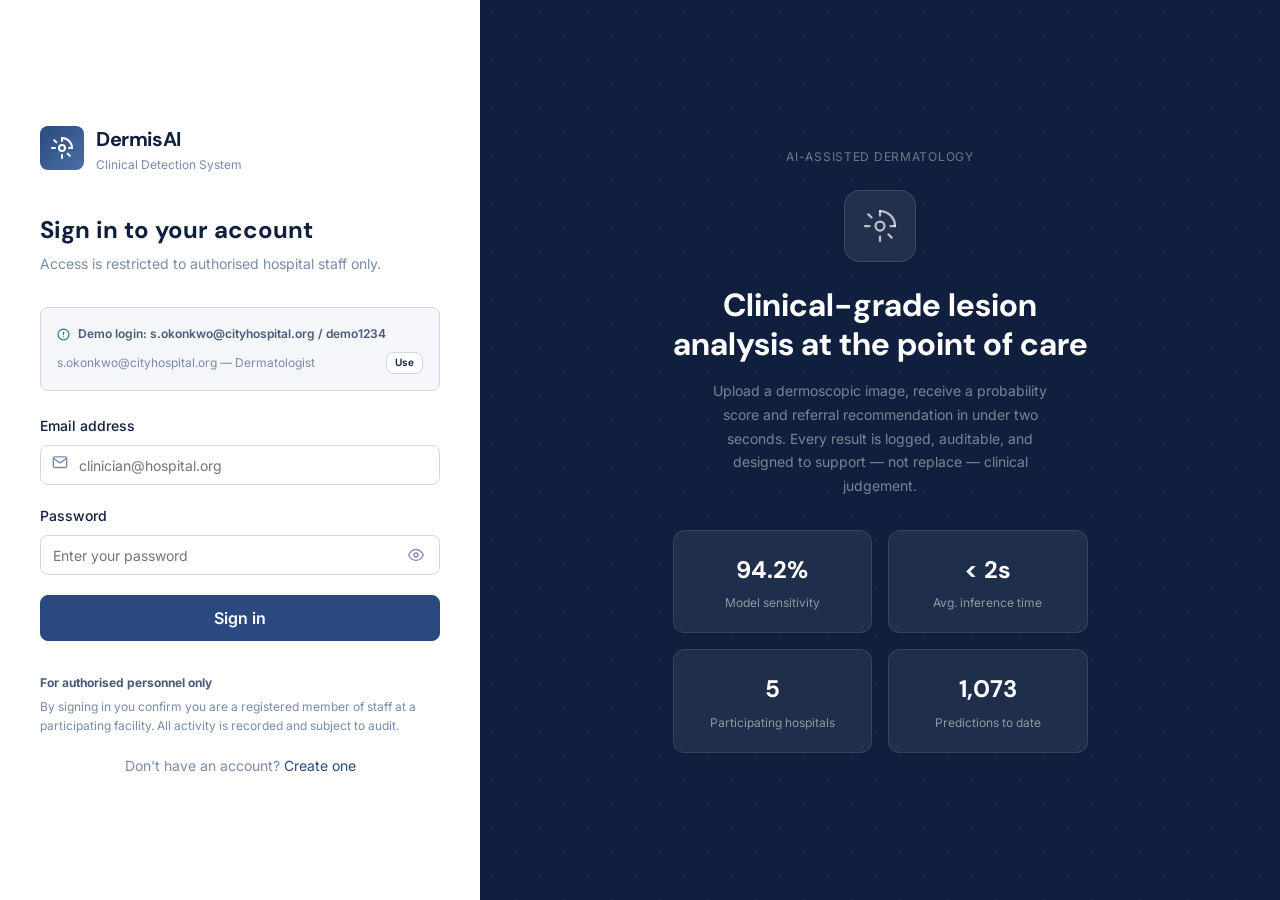
<file: frontend/pages/dashboard-admin.html>
<!DOCTYPE html>
<html lang="en">
<head>
  <meta charset="UTF-8" />
  <meta name="viewport" content="width=device-width, initial-scale=1.0" />
  <title>Admin Dashboard — DermisAI</title>
  <link rel="preconnect" href="https://fonts.googleapis.com" />
  <link rel="preconnect" href="https://fonts.gstatic.com" crossorigin />
  <link href="https://fonts.googleapis.com/css2?family=DM+Sans:wght@400;500;600;700&family=Inter:wght@400;500;600&display=swap" rel="stylesheet" />
  <link rel="stylesheet" href="../css/style.css" />
</head>
<body>
<div class="app-layout">
  <div id="navMount"></div>

  <main class="main-content" id="mainContent">
    <div class="page-header">
      <div class="page-header-text">
        <h1 class="page-title">Admin Dashboard</h1>
        <p class="page-subtitle">System overview and user management</p>
      </div>
    </div>

    <div class="page-body">

      <!-- Stat cards -->
      <div class="grid-4" style="margin-bottom:var(--space-6)">
        <div class="stat-card">
          <div class="stat-card-header">
            <div>
              <div class="stat-card-value" id="statUsers">—</div>
              <div class="stat-card-label">Total Users</div>
            </div>
            <div class="stat-card-icon icon-blue">
              <svg viewBox="0 0 24 24" fill="none" stroke="currentColor" stroke-width="2" stroke-linecap="round" stroke-linejoin="round"><path d="M17 21v-2a4 4 0 0 0-4-4H5a4 4 0 0 0-4 4v2"/><circle cx="9" cy="7" r="4"/><path d="M23 21v-2a4 4 0 0 0-3-3.87M16 3.13a4 4 0 0 1 0 7.75"/></svg>
            </div>
          </div>
        </div>
        <div class="stat-card">
          <div class="stat-card-header">
            <div>
              <div class="stat-card-value" id="statPredictions">—</div>
              <div class="stat-card-label">Total Predictions</div>
            </div>
            <div class="stat-card-icon icon-green">
              <svg viewBox="0 0 24 24" fill="none" stroke="currentColor" stroke-width="2" stroke-linecap="round" stroke-linejoin="round"><circle cx="11" cy="11" r="8"/><line x1="21" y1="21" x2="16.65" y2="16.65"/></svg>
            </div>
          </div>
        </div>
        <div class="stat-card">
          <div class="stat-card-header">
            <div>
              <div class="stat-card-value" id="statPatients">—</div>
              <div class="stat-card-label">Total Patients</div>
            </div>
            <div class="stat-card-icon icon-amber">
              <svg viewBox="0 0 24 24" fill="none" stroke="currentColor" stroke-width="2" stroke-linecap="round" stroke-linejoin="round"><path d="M20 21v-2a4 4 0 0 0-4-4H8a4 4 0 0 0-4 4v2"/><circle cx="12" cy="7" r="4"/></svg>
            </div>
          </div>
        </div>
        <div class="stat-card">
          <div class="stat-card-header">
            <div>
              <div class="stat-card-value" id="statHospitals">—</div>
              <div class="stat-card-label">Hospitals</div>
            </div>
            <div class="stat-card-icon icon-navy">
              <svg viewBox="0 0 24 24" fill="none" stroke="currentColor" stroke-width="2" stroke-linecap="round" stroke-linejoin="round"><path d="M3 9l9-7 9 7v11a2 2 0 0 1-2 2H5a2 2 0 0 1-2-2z"/><polyline points="9 22 9 12 15 12 15 22"/></svg>
            </div>
          </div>
        </div>
      </div>

      <!-- Users table -->
      <div class="card">
        <div class="card-header">
          <h2 class="card-title">Users</h2>
        </div>
        <div class="table-container" style="border-radius:0;border:none;box-shadow:none">
          <table>
            <thead>
              <tr><th>Name</th><th>Email</th><th>Role</th><th>Status</th></tr>
            </thead>
            <tbody>
              <tr>
                <td colspan="4" style="text-align:center;padding:var(--space-8);color:var(--color-text-muted)">
                  User list coming soon
                </td>
              </tr>
            </tbody>
          </table>
        </div>
      </div>

    </div>
  </main>
</div>

<script>
  var API_BASE = "/api";

  // ── Clear legacy sessionStorage ───────────────────────────────────────────
  sessionStorage.removeItem("dermis_user");

  // ── Auth guard ─────────────────────────────────────────────────────────────
  var token   = localStorage.getItem("dermis_token");
  var rawUser = localStorage.getItem("dermis_user");
  if (!token || !rawUser) { window.location.href = "index.html"; }
  var currentUser = JSON.parse(rawUser);
  if (currentUser.role !== "admin") { window.location.href = "index.html"; }

  // ── Helpers ────────────────────────────────────────────────────────────────
  var ROLE_LABELS = { admin: "Administrator", dermatologist: "Dermatologist", patient: "Patient" };

  function initials(name) {
    return name.split(" ").filter(function(w){return w;}).map(function(w){return w[0];}).join("").slice(0,2).toUpperCase();
  }

  function fmtDate(iso) {
    if (!iso) return "Never";
    return new Date(iso).toLocaleString("en-GB", {day:"2-digit",month:"short",year:"numeric",hour:"2-digit",minute:"2-digit"});
  }

  function authHeaders() {
    return { "Content-Type": "application/json", "Authorization": "Bearer " + token };
  }

  // ── Build sidebar ──────────────────────────────────────────────────────────
  var LOGO_SVG = '<svg viewBox="0 0 24 24" fill="none" stroke="currentColor" stroke-width="2" stroke-linecap="round" stroke-linejoin="round"><path d="M12 2a10 10 0 0 1 10 10"/><circle cx="12" cy="12" r="3"/><path d="M12 2v3M12 19v3M4.22 4.22l2.12 2.12M17.66 17.66l2.12 2.12M2 12h3M19 12h3M4.22 19.78l2.12-2.12M17.66 6.34l2.12-2.12"/></svg>';
  var LOGOUT_SVG = '<svg viewBox="0 0 24 24" fill="none" stroke="currentColor" stroke-width="2" stroke-linecap="round" stroke-linejoin="round"><path d="M9 21H5a2 2 0 0 1-2-2V5a2 2 0 0 1 2-2h4"/><polyline points="16 17 21 12 16 7"/><line x1="21" y1="12" x2="9" y2="12"/></svg>';
  var DASH_SVG  = '<svg viewBox="0 0 24 24" fill="none" stroke="currentColor" stroke-width="2" stroke-linecap="round" stroke-linejoin="round"><rect x="3" y="3" width="7" height="7" rx="1"/><rect x="14" y="3" width="7" height="7" rx="1"/><rect x="3" y="14" width="7" height="7" rx="1"/><rect x="14" y="14" width="7" height="7" rx="1"/></svg>';
  var MENU_SVG  = '<svg viewBox="0 0 24 24" fill="none" stroke="currentColor" stroke-width="2" stroke-linecap="round" stroke-linejoin="round"><line x1="3" y1="6" x2="21" y2="6"/><line x1="3" y1="12" x2="21" y2="12"/><line x1="3" y1="18" x2="21" y2="18"/></svg>';

  function buildNav() {
    var navItems = '<a href="dashboard-admin.html" class="nav-item active" aria-current="page">' + DASH_SVG + '<span>Dashboard</span></a>';
    var sidebar =
      '<aside class="sidebar" id="sidebar" role="navigation" aria-label="Main navigation">' +
        '<div class="sidebar-header"><div class="sidebar-logo">' + LOGO_SVG + '</div>' +
        '<div class="sidebar-brand"><span class="sidebar-brand-name">DermisAI</span><span class="sidebar-brand-sub">Clinical Detection</span></div></div>' +
        '<nav class="sidebar-nav"><div class="nav-section"><span class="nav-section-label">Navigation</span></div>' + navItems + '</nav>' +
        '<div class="sidebar-footer"><div class="sidebar-user">' +
          '<div class="user-avatar">' + initials(currentUser.full_name || currentUser.email) + '</div>' +
          '<div class="user-info"><div class="user-name">' + (currentUser.full_name || currentUser.email) + '</div>' +
          '<div class="user-role">' + (ROLE_LABELS[currentUser.role] || currentUser.role) + '</div></div></div>' +
          '<a href="#" id="logoutLink" class="btn-logout">' + LOGOUT_SVG + '<span>Sign out</span></a>' +
        '</div></aside>' +
        '<div class="sidebar-overlay" id="sidebarOverlay" aria-hidden="true"></div>';
    var mobileHeader =
      '<header class="mobile-header" role="banner">' +
        '<div class="mobile-header-brand">' + LOGO_SVG + '<span>Admin Dashboard</span></div>' +
        '<button class="mobile-menu-btn" id="mobileMenuBtn" aria-label="Open navigation menu" aria-expanded="false">' + MENU_SVG + '</button>' +
      '</header>';
    var mount = document.getElementById("navMount");
    if (mount) { mount.innerHTML = sidebar + mobileHeader; }
    var mhEl = document.querySelector(".mobile-header"), al = document.querySelector(".app-layout");
    if (mhEl && al && al.contains(mhEl)) { al.parentNode.insertBefore(mhEl, al); }
    var btn = document.getElementById("mobileMenuBtn"), sb = document.getElementById("sidebar"), ov = document.getElementById("sidebarOverlay");
    if (btn && sb && ov) {
      btn.addEventListener("click", function(){ sb.classList.add("open"); ov.classList.add("active"); btn.setAttribute("aria-expanded","true"); document.body.style.overflow="hidden"; });
      ov.addEventListener("click",  function(){ sb.classList.remove("open"); ov.classList.remove("active"); btn.setAttribute("aria-expanded","false"); document.body.style.overflow=""; });
    }
    document.getElementById("logoutLink").addEventListener("click", function(e){
      e.preventDefault(); localStorage.removeItem("dermis_token"); localStorage.removeItem("dermis_user"); sessionStorage.removeItem("dermis_user"); window.location.href = "index.html";
    });
  }

  buildNav();

  // ── Table element references ────────────────────────────────────────────────
  var tbody = document.querySelector("tbody");

  // ── Skeleton rows while loading ─────────────────────────────────────────────
  function showSkeleton() {
    var row = '<tr><td><div class="skeleton skeleton-text" style="width:120px"></div></td><td><div class="skeleton skeleton-text" style="width:180px"></div></td><td><div class="skeleton skeleton-text" style="width:90px"></div></td><td><div class="skeleton skeleton-text" style="width:60px"></div></td><td><div class="skeleton skeleton-text" style="width:120px"></div></td></tr>';
    tbody.innerHTML = row + row + row;
  }

  // ── Error state in table ────────────────────────────────────────────────────
  function showTableError(msg) {
    tbody.innerHTML =
      '<tr><td colspan="5">' +
        '<div class="state-container">' +
          '<div class="state-icon error"><svg viewBox="0 0 24 24" fill="none" stroke="currentColor" stroke-width="2"><circle cx="12" cy="12" r="10"/><line x1="12" y1="8" x2="12" y2="12"/><line x1="12" y1="16" x2="12.01" y2="16"/></svg></div>' +
          '<p class="state-title">Failed to load users</p>' +
          '<p class="state-description">' + msg + '</p>' +
          '<button class="btn btn-secondary btn-sm" id="retryBtn" style="margin-top:var(--space-4)">Retry</button>' +
        '</div>' +
      '</td></tr>';
    document.getElementById("retryBtn").addEventListener("click", loadData);
  }

  // ── Render users table ──────────────────────────────────────────────────────
  function renderUsers(users) {
    if (!users || !users.length) {
      tbody.innerHTML = '<tr><td colspan="5"><div class="state-container"><p class="state-title">No users found.</p></div></td></tr>';
      return;
    }
    tbody.innerHTML = users.map(function(u) {
      var statusBadge = u.active
        ? '<span class="badge badge-active"><svg viewBox="0 0 24 24" fill="none" stroke="currentColor" stroke-width="2.5" style="width:11px;height:11px"><polyline points="20 6 9 17 4 12"/></svg>Active</span>'
        : '<span class="badge badge-inactive">Inactive</span>';
      var roleBadgeClass = u.role === "admin" ? "badge-info" : u.role === "dermatologist" ? "badge-info" : "badge-neutral";
      return '<tr>' +
        '<td style="font-weight:var(--weight-medium)">' + (u.full_name || "—") + '</td>' +
        '<td style="color:var(--color-text-secondary);font-size:var(--text-sm)">' + u.email + '</td>' +
        '<td><span class="badge ' + roleBadgeClass + '">' + (ROLE_LABELS[u.role] || u.role) + '</span></td>' +
        '<td>' + statusBadge + '</td>' +
        '<td style="color:var(--color-text-muted);font-size:var(--text-sm);white-space:nowrap">' + fmtDate(u.last_login) + '</td>' +
      '</tr>';
    }).join("");
  }

  // ── Load all data ───────────────────────────────────────────────────────────
  function loadData() {
    showSkeleton();

    Promise.all([
      fetch(API_BASE + "/stats/admin",   { headers: authHeaders() }).then(function(r){ return r.json().then(function(d){ return {status:r.status,data:d}; }); }),
      fetch(API_BASE + "/users?limit=50",{ headers: authHeaders() }).then(function(r){ return r.json().then(function(d){ return {status:r.status,data:d}; }); })
    ])
    .then(function(results) {
      var statsRes = results[0], usersRes = results[1];

      // Handle 401 → force re-login
      if (statsRes.status === 401 || usersRes.status === 401) {
        localStorage.removeItem("dermis_token"); localStorage.removeItem("dermis_user");
        window.location.href = "index.html"; return;
      }

      // Fill stat cards
      if (statsRes.data && statsRes.data.success) {
        var s = statsRes.data.stats;
        document.getElementById("statUsers").textContent       = s.total_users       !== undefined ? s.total_users       : "—";
        document.getElementById("statPredictions").textContent = s.total_predictions !== undefined ? s.total_predictions : "—";
        document.getElementById("statPatients").textContent    = s.total_patients    !== undefined ? s.total_patients    : "—";
        document.getElementById("statHospitals").textContent   = s.total_hospitals   !== undefined ? s.total_hospitals   : "—";
      }

      // Fill users table
      if (usersRes.data && usersRes.data.success) {
        renderUsers(usersRes.data.users);
      } else {
        showTableError((usersRes.data && usersRes.data.message) || "Unknown error");
      }
    })
    .catch(function() {
      showTableError("Cannot reach the server. Is the backend running?");
    });
  }

  // Update the users table header to include Last Login column
  document.querySelector("thead tr").innerHTML = "<th>Name</th><th>Email</th><th>Role</th><th>Status</th><th>Last Login</th>";

  loadData();
</script>
</body>
</html>
</file>
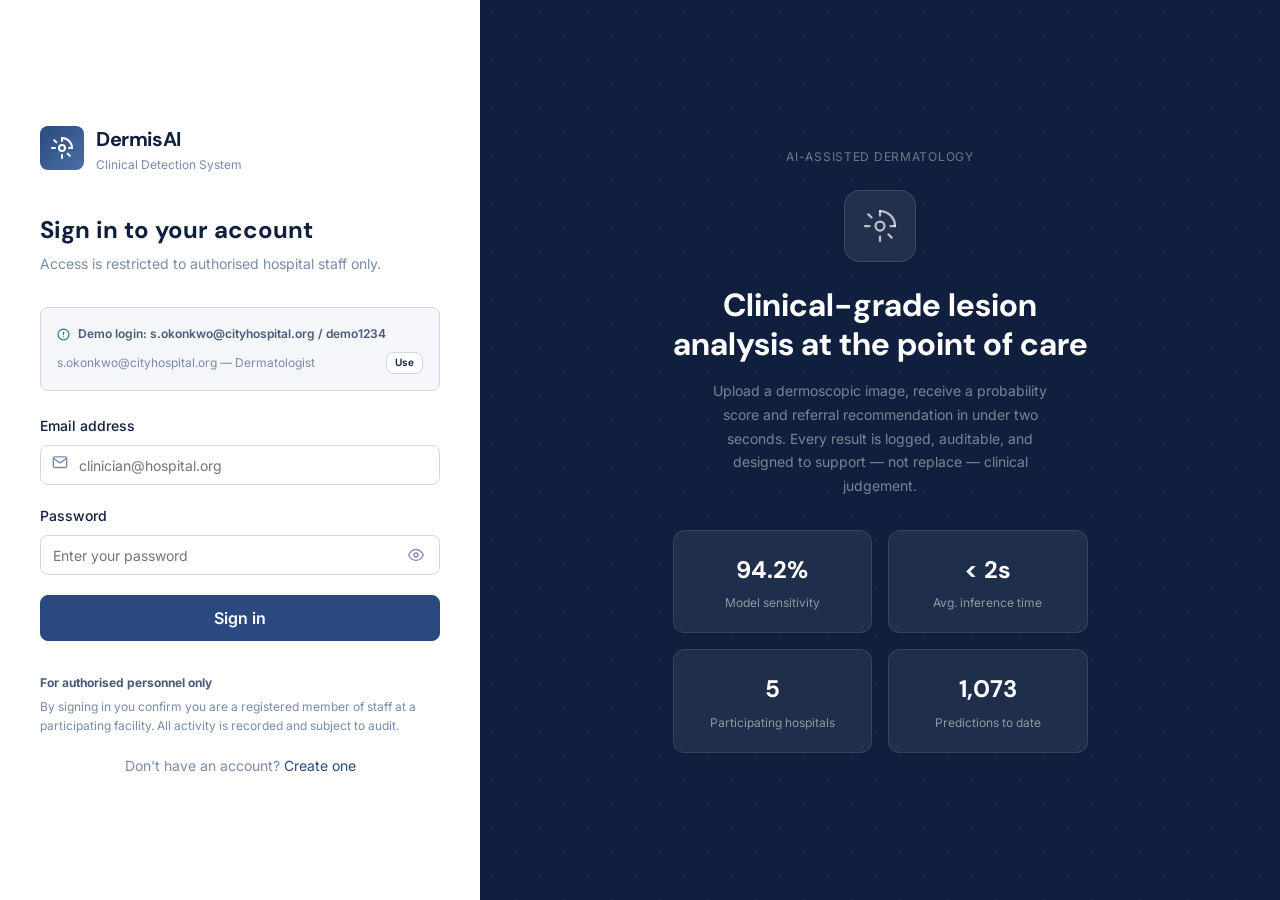
<file: frontend/pages/dashboard-doctor-appointments.html>
<!DOCTYPE html>
<html lang="en">
<head>
  <meta charset="UTF-8" />
  <meta name="viewport" content="width=device-width, initial-scale=1.0" />
  <title>Appointment Requests — DermisAI</title>
  <link rel="preconnect" href="https://fonts.googleapis.com" />
  <link rel="preconnect" href="https://fonts.gstatic.com" crossorigin />
  <link href="https://fonts.googleapis.com/css2?family=DM+Sans:wght@400;500;600;700&family=Inter:wght@400;500;600&display=swap" rel="stylesheet" />
  <link rel="stylesheet" href="../css/style.css" />
</head>
<body>
<div class="app-layout">
  <div id="navMount"></div>

  <main class="main-content" id="mainContent">
    <div class="page-header">
      <div class="page-header-text">
        <h1 class="page-title">Appointment Requests</h1>
        <p class="page-subtitle">Review and respond to patient requests</p>
      </div>
    </div>

    <div class="page-body">

      <!-- Filter tabs -->
      <div style="display:flex;gap:var(--space-2);margin-bottom:var(--space-5)">
        <button class="btn btn-primary btn-sm" id="filterPending">
          Pending (<span id="pendingTabCount">0</span>)
        </button>
        <button class="btn btn-secondary btn-sm" id="filterAll">
          All
        </button>
      </div>

      <!-- Appointments table -->
      <div class="card">
        <div class="table-container" style="border-radius:0;border:none;box-shadow:none">
          <table>
            <thead>
              <tr>
                <th>Requested</th>
                <th>Patient</th>
                <th>Scan Date</th>
                <th>Result</th>
                <th>Patient Notes</th>
                <th>Actions</th>
              </tr>
            </thead>
            <tbody id="apptTbody">
              <tr>
                <td colspan="6" style="text-align:center;padding:var(--space-8);color:var(--color-text-muted)">
                  Loading...
                </td>
              </tr>
            </tbody>
          </table>
        </div>
      </div>

    </div>
  </main>
</div>

<script>
  var API_BASE = "/api";
  sessionStorage.removeItem("dermis_user");

  // ── Auth guard ─────────────────────────────────────────────────────────────
  var token   = localStorage.getItem("dermis_token");
  var rawUser = localStorage.getItem("dermis_user");
  if (!token || !rawUser) { window.location.href = "index.html"; }
  var currentUser = JSON.parse(rawUser);
  if (currentUser.role !== "dermatologist") { window.location.href = "index.html"; }

  function authHeaders() {
    return { "Content-Type": "application/json", "Authorization": "Bearer " + token };
  }

  // ── SVG icons ──────────────────────────────────────────────────────────────
  var LOGO_SVG   = '<svg viewBox="0 0 24 24" fill="none" stroke="currentColor" stroke-width="2" stroke-linecap="round" stroke-linejoin="round"><path d="M12 2a10 10 0 0 1 10 10"/><circle cx="12" cy="12" r="3"/><path d="M12 2v3M12 19v3M4.22 4.22l2.12 2.12M17.66 17.66l2.12 2.12M2 12h3M19 12h3M4.22 19.78l2.12-2.12M17.66 6.34l2.12-2.12"/></svg>';
  var LOGOUT_SVG = '<svg viewBox="0 0 24 24" fill="none" stroke="currentColor" stroke-width="2" stroke-linecap="round" stroke-linejoin="round"><path d="M9 21H5a2 2 0 0 1-2-2V5a2 2 0 0 1 2-2h4"/><polyline points="16 17 21 12 16 7"/><line x1="21" y1="12" x2="9" y2="12"/></svg>';
  var DASH_SVG   = '<svg viewBox="0 0 24 24" fill="none" stroke="currentColor" stroke-width="2" stroke-linecap="round" stroke-linejoin="round"><rect x="3" y="3" width="7" height="7" rx="1"/><rect x="14" y="3" width="7" height="7" rx="1"/><rect x="3" y="14" width="7" height="7" rx="1"/><rect x="14" y="14" width="7" height="7" rx="1"/></svg>';
  var UPLOAD_SVG = '<svg viewBox="0 0 24 24" fill="none" stroke="currentColor" stroke-width="2" stroke-linecap="round" stroke-linejoin="round"><circle cx="12" cy="12" r="10"/><path d="M12 8v4M12 16h.01"/></svg>';
  var APPT_SVG   = '<svg viewBox="0 0 24 24" fill="none" stroke="currentColor" stroke-width="2" stroke-linecap="round" stroke-linejoin="round"><rect x="3" y="4" width="18" height="18" rx="2" ry="2"/><line x1="16" y1="2" x2="16" y2="6"/><line x1="8" y1="2" x2="8" y2="6"/><line x1="3" y1="10" x2="21" y2="10"/></svg>';
  var MENU_SVG   = '<svg viewBox="0 0 24 24" fill="none" stroke="currentColor" stroke-width="2" stroke-linecap="round" stroke-linejoin="round"><line x1="3" y1="6" x2="21" y2="6"/><line x1="3" y1="12" x2="21" y2="12"/><line x1="3" y1="18" x2="21" y2="18"/></svg>';

  var ROLE_LABELS = { admin: "Administrator", dermatologist: "Dermatologist", patient: "Patient" };

  function initials(name) {
    return name.split(" ").filter(function(w){ return w; }).map(function(w){ return w[0]; }).join("").slice(0,2).toUpperCase();
  }

  // ── Build sidebar (Appointments is active) ─────────────────────────────────
  function buildNav() {
    var navItems =
      '<a href="dashboard-doctor.html" class="nav-item">' + DASH_SVG + '<span>Dashboard</span></a>' +
      '<a href="upload.html" class="nav-item">' + UPLOAD_SVG + '<span>Upload &amp; Predict</span></a>' +
      '<a href="dashboard-doctor-appointments.html" class="nav-item active" aria-current="page">' + APPT_SVG + '<span>Appointments</span></a>';

    var sidebar =
      '<aside class="sidebar" id="sidebar" role="navigation" aria-label="Main navigation">' +
        '<div class="sidebar-header"><div class="sidebar-logo">' + LOGO_SVG + '</div>' +
        '<div class="sidebar-brand"><span class="sidebar-brand-name">DermisAI</span><span class="sidebar-brand-sub">Clinical Detection</span></div></div>' +
        '<nav class="sidebar-nav"><div class="nav-section"><span class="nav-section-label">Navigation</span></div>' + navItems + '</nav>' +
        '<div class="sidebar-footer"><div class="sidebar-user">' +
          '<div class="user-avatar">' + initials(currentUser.full_name || currentUser.email) + '</div>' +
          '<div class="user-info"><div class="user-name">' + (currentUser.full_name || currentUser.email) + '</div>' +
          '<div class="user-role">' + (ROLE_LABELS[currentUser.role] || currentUser.role) + '</div></div></div>' +
          '<a href="#" id="logoutLink" class="btn-logout">' + LOGOUT_SVG + '<span>Sign out</span></a>' +
        '</div></aside>' +
        '<div class="sidebar-overlay" id="sidebarOverlay" aria-hidden="true"></div>';

    var mobileHeader =
      '<header class="mobile-header" role="banner">' +
        '<div class="mobile-header-brand">' + LOGO_SVG + '<span>Appointments</span></div>' +
        '<button class="mobile-menu-btn" id="mobileMenuBtn" aria-label="Open navigation menu" aria-expanded="false">' + MENU_SVG + '</button>' +
      '</header>';

    var mount = document.getElementById("navMount");
    if (mount) { mount.innerHTML = sidebar + mobileHeader; }

    var mhEl = document.querySelector(".mobile-header"), al = document.querySelector(".app-layout");
    if (mhEl && al && al.contains(mhEl)) { al.parentNode.insertBefore(mhEl, al); }

    var btn = document.getElementById("mobileMenuBtn"), sb = document.getElementById("sidebar"), ov = document.getElementById("sidebarOverlay");
    if (btn && sb && ov) {
      btn.addEventListener("click", function(){ sb.classList.add("open"); ov.classList.add("active"); btn.setAttribute("aria-expanded","true"); document.body.style.overflow="hidden"; });
      ov.addEventListener("click",  function(){ sb.classList.remove("open"); ov.classList.remove("active"); btn.setAttribute("aria-expanded","false"); document.body.style.overflow=""; });
    }

    document.getElementById("logoutLink").addEventListener("click", function(e) {
      e.preventDefault();
      localStorage.removeItem("dermis_token");
      localStorage.removeItem("dermis_user");
      sessionStorage.removeItem("dermis_user");
      window.location.href = "index.html";
    });
  }

  buildNav();

  // ── State ──────────────────────────────────────────────────────────────────
  var allAppointments = [];  // full list from API
  var activeFilter    = "pending";  // "pending" | "all"

  // ── Date formatter ─────────────────────────────────────────────────────────
  function fmtDate(iso) {
    if (!iso) return "—";
    return new Date(iso).toLocaleString("en-GB",{day:"2-digit",month:"short",year:"numeric",hour:"2-digit",minute:"2-digit"});
  }

  // ── Badge helpers ──────────────────────────────────────────────────────────
  function resultBadge(result) {
    if (result === "cancer_detected") {
      return '<span class="badge badge-concern"><svg viewBox="0 0 24 24" fill="none" stroke="currentColor" stroke-width="2.5" style="width:11px;height:11px"><path d="M10.29 3.86L1.82 18a2 2 0 0 0 1.71 3h16.94a2 2 0 0 0 1.71-3L13.71 3.86a2 2 0 0 0-3.42 0z"/></svg>Cancer detected</span>';
    }
    if (!result) return '<span class="badge badge-neutral">—</span>';
    return '<span class="badge badge-healthy"><svg viewBox="0 0 24 24" fill="none" stroke="currentColor" stroke-width="2.5" style="width:11px;height:11px"><polyline points="20 6 9 17 4 12"/></svg>Healthy</span>';
  }

  // ── Filter tab state ───────────────────────────────────────────────────────
  function setFilter(filter) {
    activeFilter = filter;
    var btnPending = document.getElementById("filterPending");
    var btnAll     = document.getElementById("filterAll");
    if (filter === "pending") {
      btnPending.className = "btn btn-primary btn-sm";
      btnAll.className     = "btn btn-secondary btn-sm";
    } else {
      btnPending.className = "btn btn-secondary btn-sm";
      btnAll.className     = "btn btn-primary btn-sm";
    }
    renderTable();
  }

  // ── Render table from cached data + active filter ──────────────────────────
  function renderTable() {
    var tbody = document.getElementById("apptTbody");
    var pending = allAppointments.filter(function(a){ return a.status === "pending"; });

    // Update pending tab count
    document.getElementById("pendingTabCount").textContent = pending.length;

    var list = activeFilter === "pending" ? pending : allAppointments;

    if (!list.length) {
      var emptyMsg = activeFilter === "pending"
        ? "No pending appointment requests."
        : "No appointment requests yet.";
      tbody.innerHTML =
        '<tr><td colspan="6">' +
          '<div class="state-container">' +
            '<div class="state-icon empty"><svg viewBox="0 0 24 24" fill="none" stroke="currentColor" stroke-width="1.5"><circle cx="11" cy="11" r="8"/><line x1="21" y1="21" x2="16.65" y2="16.65"/></svg></div>' +
            '<p class="state-title">' + emptyMsg + '</p>' +
          '</div>' +
        '</td></tr>';
      return;
    }

    tbody.innerHTML = list.map(function(a) {
      // Patient cell
      var patientCell =
        '<div style="font-weight:var(--weight-medium)">' + (a.patient_full_name || "—") + '</div>' +
        '<div style="font-size:var(--text-xs);color:var(--color-text-muted)">' + (a.patient_email || "") + '</div>';

      // Scan summary
      var scanDate   = "—";
      var scanResult = null;
      var scanConf   = "";
      if (a.prediction_summary) {
        scanDate   = fmtDate(a.prediction_summary.detection_timestamp);
        scanResult = a.prediction_summary.prediction;
        if (a.prediction_summary.confidence != null) {
          scanConf = '<div style="font-size:var(--text-xs);color:var(--color-text-muted);margin-top:2px">' +
            Math.round(a.prediction_summary.confidence * 100) + '% confidence</div>';
        }
      }

      // Patient notes
      var notesCell = a.patient_notes
        ? '<span style="font-size:var(--text-xs)">' + a.patient_notes + '</span>'
        : '<span style="color:var(--color-text-muted)">—</span>';

      // Actions cell depends on status
      var actionsCell;
      if (a.status === "pending") {
        actionsCell =
          '<div style="display:flex;gap:var(--space-2);flex-wrap:wrap">' +
            '<button class="btn btn-success btn-sm appt-action" data-id="' + a.appointment_id + '" data-action="approve">' +
              '<svg viewBox="0 0 24 24" fill="none" stroke="currentColor" stroke-width="2.5" style="width:13px;height:13px"><polyline points="20 6 9 17 4 12"/></svg>' +
              'Approve' +
            '</button>' +
            '<button class="btn btn-danger btn-sm appt-action" data-id="' + a.appointment_id + '" data-action="deny">' +
              '<svg viewBox="0 0 24 24" fill="none" stroke="currentColor" stroke-width="2" style="width:13px;height:13px"><line x1="18" y1="6" x2="6" y2="18"/><line x1="6" y1="6" x2="18" y2="18"/></svg>' +
              'Deny' +
            '</button>' +
          '</div>';
      } else if (a.status === "approved") {
        actionsCell =
          '<span class="badge badge-healthy"><svg viewBox="0 0 24 24" fill="none" stroke="currentColor" stroke-width="2.5" style="width:11px;height:11px"><polyline points="20 6 9 17 4 12"/></svg>Approved</span>';
        if (a.doctor_full_name) {
          actionsCell += '<div style="font-size:var(--text-xs);color:var(--color-text-muted);margin-top:2px">' + a.doctor_full_name + '</div>';
        }
        if (a.doctor_notes) {
          actionsCell += '<div style="font-size:var(--text-xs);color:var(--color-text-secondary);margin-top:2px">' + a.doctor_notes + '</div>';
        }
      } else if (a.status === "denied") {
        actionsCell =
          '<span class="badge badge-concern"><svg viewBox="0 0 24 24" fill="none" stroke="currentColor" stroke-width="2" style="width:11px;height:11px"><line x1="18" y1="6" x2="6" y2="18"/><line x1="6" y1="6" x2="18" y2="18"/></svg>Denied</span>';
      } else {
        actionsCell = '<span class="badge badge-neutral">' + a.status + '</span>';
      }

      return '<tr>' +
        '<td style="white-space:nowrap;font-size:var(--text-sm);color:var(--color-text-muted)">' + fmtDate(a.requested_at) + '</td>' +
        '<td>' + patientCell + '</td>' +
        '<td style="white-space:nowrap;font-size:var(--text-sm);color:var(--color-text-muted)">' + scanDate + '</td>' +
        '<td>' + resultBadge(scanResult) + scanConf + '</td>' +
        '<td>' + notesCell + '</td>' +
        '<td>' + actionsCell + '</td>' +
      '</tr>';
    }).join("");

    // Wire action buttons
    document.querySelectorAll(".appt-action").forEach(function(btn) {
      btn.addEventListener("click", function() {
        var apptId = btn.getAttribute("data-id");
        var action = btn.getAttribute("data-action");

        // Disable both buttons in this row
        var row = btn.closest("tr");
        if (row) {
          row.querySelectorAll(".appt-action").forEach(function(b){ b.disabled = true; });
        }
        btn.textContent = action === "approve" ? "Approving…" : "Denying…";

        fetch(API_BASE + "/appointments/" + apptId, {
          method: "PATCH",
          headers: authHeaders(),
          body: JSON.stringify({ action: action })
        })
        .then(function(r) { return r.json().then(function(d){ return { status: r.status, data: d }; }); })
        .then(function(result) {
          if (result.status === 401) {
            localStorage.removeItem("dermis_token");
            localStorage.removeItem("dermis_user");
            sessionStorage.removeItem("dermis_user");
            window.location.href = "index.html"; return;
          }
          if (result.data && result.data.success) {
            // Update the local record so re-render is instant
            var updated = result.data.appointment;
            for (var i = 0; i < allAppointments.length; i++) {
              if (allAppointments[i].appointment_id === updated.appointment_id) {
                allAppointments[i] = updated; break;
              }
            }
            renderTable();
          } else {
            // Re-enable buttons and show inline error
            if (row) {
              row.querySelectorAll(".appt-action").forEach(function(b){ b.disabled = false; });
            }
            showInlineError(apptId, (result.data && result.data.message) || "Request failed.");
          }
        })
        .catch(function() {
          if (row) {
            row.querySelectorAll(".appt-action").forEach(function(b){ b.disabled = false; });
          }
          showInlineError(apptId, "Cannot reach the server.");
        });
      });
    });
  }

  // ── Inline error under a specific row's actions cell ──────────────────────
  function showInlineError(apptId, msg) {
    var btn = document.querySelector('.appt-action[data-id="' + apptId + '"]');
    if (!btn) return;
    var actionsCell = btn.parentNode.parentNode; // td
    var err = document.createElement("div");
    err.style.cssText = "color:var(--color-concern);font-size:var(--text-xs);margin-top:var(--space-1)";
    err.textContent = msg;
    actionsCell.appendChild(err);
  }

  // ── Load all appointments from API ─────────────────────────────────────────
  function loadData() {
    document.getElementById("apptTbody").innerHTML =
      '<tr><td colspan="6" style="text-align:center;padding:var(--space-8)">' +
        '<div class="spinner" style="margin:0 auto"></div>' +
      '</td></tr>';

    fetch(API_BASE + "/appointments", { headers: authHeaders() })
    .then(function(r) { return r.json().then(function(d){ return { status: r.status, data: d }; }); })
    .then(function(result) {
      if (result.status === 401) {
        localStorage.removeItem("dermis_token");
        localStorage.removeItem("dermis_user");
        sessionStorage.removeItem("dermis_user");
        window.location.href = "index.html"; return;
      }
      if (result.data && result.data.success) {
        allAppointments = result.data.appointments || [];
        renderTable();
      } else {
        document.getElementById("apptTbody").innerHTML =
          '<tr><td colspan="6"><div class="state-container">' +
            '<div class="state-icon error"><svg viewBox="0 0 24 24" fill="none" stroke="currentColor" stroke-width="2"><circle cx="12" cy="12" r="10"/><line x1="12" y1="8" x2="12" y2="12"/><line x1="12" y1="16" x2="12.01" y2="16"/></svg></div>' +
            '<p class="state-title">Failed to load appointments</p>' +
            '<p class="state-description">' + ((result.data && result.data.message) || "Unknown error") + '</p>' +
            '<button class="btn btn-secondary btn-sm" id="retryBtn" style="margin-top:var(--space-4)">Retry</button>' +
          '</div></td></tr>';
        document.getElementById("retryBtn").addEventListener("click", loadData);
      }
    })
    .catch(function() {
      document.getElementById("apptTbody").innerHTML =
        '<tr><td colspan="6"><div class="state-container">' +
          '<div class="state-icon error"><svg viewBox="0 0 24 24" fill="none" stroke="currentColor" stroke-width="2"><circle cx="12" cy="12" r="10"/><line x1="12" y1="8" x2="12" y2="12"/><line x1="12" y1="16" x2="12.01" y2="16"/></svg></div>' +
          '<p class="state-title">Cannot reach the server</p>' +
          '<p class="state-description">Is the backend running?</p>' +
          '<button class="btn btn-secondary btn-sm" id="retryBtn" style="margin-top:var(--space-4)">Retry</button>' +
        '</div></td></tr>';
      document.getElementById("retryBtn").addEventListener("click", loadData);
    });
  }

  // ── Filter button wiring ───────────────────────────────────────────────────
  document.getElementById("filterPending").addEventListener("click", function(){ setFilter("pending"); });
  document.getElementById("filterAll").addEventListener("click",     function(){ setFilter("all"); });

  // ── Boot ───────────────────────────────────────────────────────────────────
  loadData();
</script>
</body>
</html>
</file>
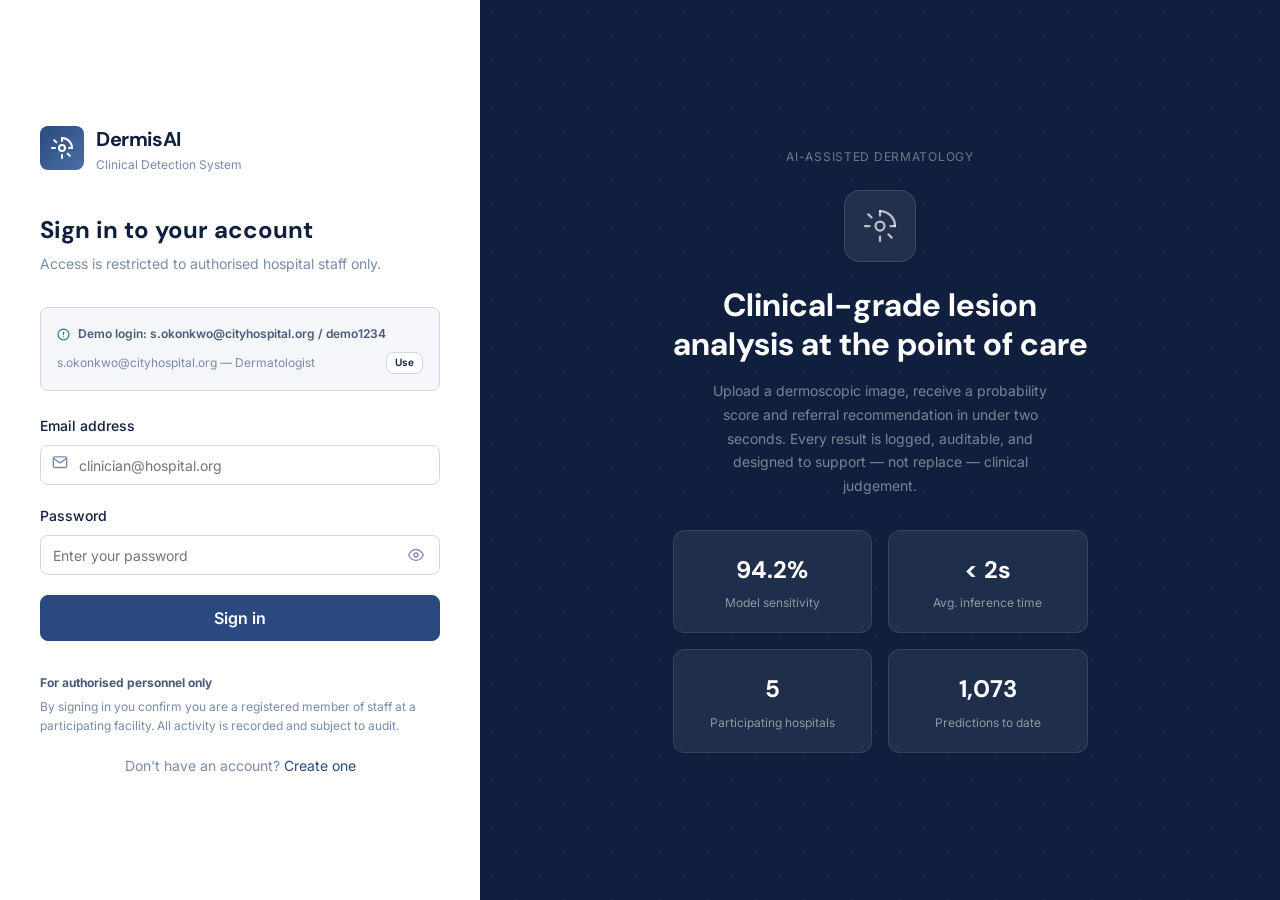
<file: frontend/pages/dashboard-doctor.html>
<!DOCTYPE html>
<html lang="en">
<head>
  <meta charset="UTF-8" />
  <meta name="viewport" content="width=device-width, initial-scale=1.0" />
  <title>Doctor Dashboard — DermisAI</title>
  <link rel="preconnect" href="https://fonts.googleapis.com" />
  <link rel="preconnect" href="https://fonts.gstatic.com" crossorigin />
  <link href="https://fonts.googleapis.com/css2?family=DM+Sans:wght@400;500;600;700&family=Inter:wght@400;500;600&display=swap" rel="stylesheet" />
  <link rel="stylesheet" href="../css/style.css" />
</head>
<body>
<div class="app-layout">
  <div id="navMount"></div>

  <main class="main-content" id="mainContent">
    <div class="page-header">
      <div class="page-header-text">
        <h1 class="page-title">Doctor Dashboard</h1>
        <p class="page-subtitle">Your predictions and pending reviews</p>
      </div>
      <a href="upload.html" class="btn btn-primary">
        <svg viewBox="0 0 24 24" fill="none" stroke="currentColor" stroke-width="2" stroke-linecap="round" stroke-linejoin="round"><circle cx="12" cy="12" r="10"/><line x1="12" y1="8" x2="12" y2="16"/><line x1="8" y1="12" x2="16" y2="12"/></svg>
        New Prediction
      </a>
    </div>

    <div class="page-body">

      <!-- Stat cards -->
      <div class="grid-4" style="margin-bottom:var(--space-6)">
        <div class="stat-card">
          <div class="stat-card-header">
            <div>
              <div class="stat-card-value">—</div>
              <div class="stat-card-label">Predictions Today</div>
            </div>
            <div class="stat-card-icon icon-blue">
              <svg viewBox="0 0 24 24" fill="none" stroke="currentColor" stroke-width="2" stroke-linecap="round" stroke-linejoin="round"><circle cx="11" cy="11" r="8"/><line x1="21" y1="21" x2="16.65" y2="16.65"/></svg>
            </div>
          </div>
        </div>
        <div class="stat-card">
          <div class="stat-card-header">
            <div>
              <div class="stat-card-value">—</div>
              <div class="stat-card-label">Pending Reviews</div>
            </div>
            <div class="stat-card-icon icon-amber">
              <svg viewBox="0 0 24 24" fill="none" stroke="currentColor" stroke-width="2" stroke-linecap="round" stroke-linejoin="round"><circle cx="12" cy="12" r="10"/><polyline points="12 6 12 12 16 14"/></svg>
            </div>
          </div>
        </div>
        <div class="stat-card">
          <div class="stat-card-header">
            <div>
              <div class="stat-card-value">—</div>
              <div class="stat-card-label">Referrals</div>
            </div>
            <div class="stat-card-icon icon-red">
              <svg viewBox="0 0 24 24" fill="none" stroke="currentColor" stroke-width="2" stroke-linecap="round" stroke-linejoin="round"><path d="M10.29 3.86L1.82 18a2 2 0 0 0 1.71 3h16.94a2 2 0 0 0 1.71-3L13.71 3.86a2 2 0 0 0-3.42 0z"/><line x1="12" y1="9" x2="12" y2="13"/><line x1="12" y1="17" x2="12.01" y2="17"/></svg>
            </div>
          </div>
        </div>
        <div class="stat-card">
          <div class="stat-card-header">
            <div>
              <div class="stat-card-value">—</div>
              <div class="stat-card-label">Total This Month</div>
            </div>
            <div class="stat-card-icon icon-green">
              <svg viewBox="0 0 24 24" fill="none" stroke="currentColor" stroke-width="2" stroke-linecap="round" stroke-linejoin="round"><polyline points="22 12 18 12 15 21 9 3 6 12 2 12"/></svg>
            </div>
          </div>
        </div>
      </div>

      <!-- Recent predictions table -->
      <div class="card">
        <div class="card-header">
          <h2 class="card-title">Recent Predictions</h2>
          <a href="upload.html" class="btn btn-secondary btn-sm">
            <svg viewBox="0 0 24 24" fill="none" stroke="currentColor" stroke-width="2" stroke-linecap="round" stroke-linejoin="round"><line x1="12" y1="5" x2="12" y2="19"/><line x1="5" y1="12" x2="19" y2="12"/></svg>
            New
          </a>
        </div>
        <div class="table-container" style="border-radius:0;border:none;box-shadow:none">
          <table>
            <thead>
              <tr><th>Date</th><th>Patient</th><th>Result</th><th>Status</th></tr>
            </thead>
            <tbody id="predsTbody">
              <tr>
                <td colspan="4" style="text-align:center;padding:var(--space-8);color:var(--color-text-muted)">
                  No predictions yet — upload an image to start
                </td>
              </tr>
            </tbody>
          </table>
        </div>
      </div>

      <!-- Pending appointments banner (shown only when count > 0) -->
      <div class="alert alert-info" id="pendingBanner" style="display:none;margin-bottom:var(--space-6)">
        <svg viewBox="0 0 24 24" fill="none" stroke="currentColor" stroke-width="2" stroke-linecap="round" stroke-linejoin="round" style="width:18px;height:18px;flex-shrink:0"><rect x="3" y="4" width="18" height="18" rx="2" ry="2"/><line x1="16" y1="2" x2="16" y2="6"/><line x1="8" y1="2" x2="8" y2="6"/><line x1="3" y1="10" x2="21" y2="10"/></svg>
        You have <strong><span id="pendingCount">0</span></strong> pending appointment request(s).
        <a href="dashboard-doctor-appointments.html" style="margin-left:auto;white-space:nowrap">View all &rarr;</a>
      </div>

    </div>
  </main>
</div>

<script>
  var API_BASE = "/api";

  // ── Clear legacy sessionStorage ───────────────────────────────────────────
  sessionStorage.removeItem("dermis_user");

  // ── Auth guard ─────────────────────────────────────────────────────────────
  var token   = localStorage.getItem("dermis_token");
  var rawUser = localStorage.getItem("dermis_user");
  if (!token || !rawUser) { window.location.href = "index.html"; }
  var currentUser = JSON.parse(rawUser);
  if (currentUser.role !== "dermatologist") { window.location.href = "index.html"; }

  // ── Helpers ────────────────────────────────────────────────────────────────
  var ROLE_LABELS = { admin: "Administrator", dermatologist: "Dermatologist", patient: "Patient" };

  function initials(name) {
    return name.split(" ").filter(function(w){return w;}).map(function(w){return w[0];}).join("").slice(0,2).toUpperCase();
  }

  function fmtDate(iso) {
    if (!iso) return "—";
    return new Date(iso).toLocaleString("en-GB",{day:"2-digit",month:"short",year:"numeric",hour:"2-digit",minute:"2-digit"});
  }

  function authHeaders() {
    return { "Content-Type": "application/json", "Authorization": "Bearer " + token };
  }

  // ── Build sidebar ──────────────────────────────────────────────────────────
  var LOGO_SVG   = '<svg viewBox="0 0 24 24" fill="none" stroke="currentColor" stroke-width="2" stroke-linecap="round" stroke-linejoin="round"><path d="M12 2a10 10 0 0 1 10 10"/><circle cx="12" cy="12" r="3"/><path d="M12 2v3M12 19v3M4.22 4.22l2.12 2.12M17.66 17.66l2.12 2.12M2 12h3M19 12h3M4.22 19.78l2.12-2.12M17.66 6.34l2.12-2.12"/></svg>';
  var LOGOUT_SVG = '<svg viewBox="0 0 24 24" fill="none" stroke="currentColor" stroke-width="2" stroke-linecap="round" stroke-linejoin="round"><path d="M9 21H5a2 2 0 0 1-2-2V5a2 2 0 0 1 2-2h4"/><polyline points="16 17 21 12 16 7"/><line x1="21" y1="12" x2="9" y2="12"/></svg>';
  var DASH_SVG   = '<svg viewBox="0 0 24 24" fill="none" stroke="currentColor" stroke-width="2" stroke-linecap="round" stroke-linejoin="round"><rect x="3" y="3" width="7" height="7" rx="1"/><rect x="14" y="3" width="7" height="7" rx="1"/><rect x="3" y="14" width="7" height="7" rx="1"/><rect x="14" y="14" width="7" height="7" rx="1"/></svg>';
  var UPLOAD_SVG = '<svg viewBox="0 0 24 24" fill="none" stroke="currentColor" stroke-width="2" stroke-linecap="round" stroke-linejoin="round"><circle cx="12" cy="12" r="10"/><path d="M12 8v4M12 16h.01"/></svg>';
  var APPT_SVG   = '<svg viewBox="0 0 24 24" fill="none" stroke="currentColor" stroke-width="2" stroke-linecap="round" stroke-linejoin="round"><rect x="3" y="4" width="18" height="18" rx="2" ry="2"/><line x1="16" y1="2" x2="16" y2="6"/><line x1="8" y1="2" x2="8" y2="6"/><line x1="3" y1="10" x2="21" y2="10"/></svg>';
  var MENU_SVG   = '<svg viewBox="0 0 24 24" fill="none" stroke="currentColor" stroke-width="2" stroke-linecap="round" stroke-linejoin="round"><line x1="3" y1="6" x2="21" y2="6"/><line x1="3" y1="12" x2="21" y2="12"/><line x1="3" y1="18" x2="21" y2="18"/></svg>';

  function buildNav() {
    var navItems =
      '<a href="dashboard-doctor.html" class="nav-item active" aria-current="page">' + DASH_SVG + '<span>Dashboard</span></a>' +
      '<a href="upload.html" class="nav-item">' + UPLOAD_SVG + '<span>Upload &amp; Predict</span></a>' +
      '<a href="dashboard-doctor-appointments.html" class="nav-item">' + APPT_SVG + '<span>Appointments</span></a>';
    var sidebar =
      '<aside class="sidebar" id="sidebar" role="navigation" aria-label="Main navigation">' +
        '<div class="sidebar-header"><div class="sidebar-logo">' + LOGO_SVG + '</div>' +
        '<div class="sidebar-brand"><span class="sidebar-brand-name">DermisAI</span><span class="sidebar-brand-sub">Clinical Detection</span></div></div>' +
        '<nav class="sidebar-nav"><div class="nav-section"><span class="nav-section-label">Navigation</span></div>' + navItems + '</nav>' +
        '<div class="sidebar-footer"><div class="sidebar-user">' +
          '<div class="user-avatar">' + initials(currentUser.full_name || currentUser.email) + '</div>' +
          '<div class="user-info"><div class="user-name">' + (currentUser.full_name || currentUser.email) + '</div>' +
          '<div class="user-role">' + (ROLE_LABELS[currentUser.role] || currentUser.role) + '</div></div></div>' +
          '<a href="#" id="logoutLink" class="btn-logout">' + LOGOUT_SVG + '<span>Sign out</span></a>' +
        '</div></aside>' +
        '<div class="sidebar-overlay" id="sidebarOverlay" aria-hidden="true"></div>';
    var mobileHeader =
      '<header class="mobile-header" role="banner">' +
        '<div class="mobile-header-brand">' + LOGO_SVG + '<span>Doctor Dashboard</span></div>' +
        '<button class="mobile-menu-btn" id="mobileMenuBtn" aria-label="Open navigation menu" aria-expanded="false">' + MENU_SVG + '</button>' +
      '</header>';
    var mount = document.getElementById("navMount");
    if (mount) { mount.innerHTML = sidebar + mobileHeader; }
    var mhEl = document.querySelector(".mobile-header"), al = document.querySelector(".app-layout");
    if (mhEl && al && al.contains(mhEl)) { al.parentNode.insertBefore(mhEl, al); }
    var btn = document.getElementById("mobileMenuBtn"), sb = document.getElementById("sidebar"), ov = document.getElementById("sidebarOverlay");
    if (btn && sb && ov) {
      btn.addEventListener("click", function(){ sb.classList.add("open"); ov.classList.add("active"); btn.setAttribute("aria-expanded","true"); document.body.style.overflow="hidden"; });
      ov.addEventListener("click",  function(){ sb.classList.remove("open"); ov.classList.remove("active"); btn.setAttribute("aria-expanded","false"); document.body.style.overflow=""; });
    }
    document.getElementById("logoutLink").addEventListener("click", function(e){
      e.preventDefault(); localStorage.removeItem("dermis_token"); localStorage.removeItem("dermis_user"); sessionStorage.removeItem("dermis_user"); window.location.href = "index.html";
    });
  }

  buildNav();

  // ── Stat cards — by position in .grid-4 ────────────────────────────────────
  // 0=Predictions Today, 1=Pending Reviews, 2=Referrals, 3=Total This Month
  var statCards = document.querySelectorAll(".stat-card-value");

  // ── Predictions table elements ─────────────────────────────────────────────
  var predsThead = document.querySelector("thead tr");
  var predsTbody = document.getElementById("predsTbody");

  // Update predictions thead columns
  predsThead.innerHTML = "<th>Date</th><th>Patient</th><th>Result</th><th>Confidence</th><th>Status</th>";

  // ── Badge helpers ──────────────────────────────────────────────────────────
  function resultBadge(result) {
    if (result === "cancer_detected") {
      return '<span class="badge badge-concern"><svg viewBox="0 0 24 24" fill="none" stroke="currentColor" stroke-width="2.5" style="width:11px;height:11px"><path d="M10.29 3.86L1.82 18a2 2 0 0 0 1.71 3h16.94a2 2 0 0 0 1.71-3L13.71 3.86a2 2 0 0 0-3.42 0z"/></svg>Cancer detected</span>';
    }
    if (!result) return '<span class="badge badge-neutral">—</span>';
    return '<span class="badge badge-healthy"><svg viewBox="0 0 24 24" fill="none" stroke="currentColor" stroke-width="2.5" style="width:11px;height:11px"><polyline points="20 6 9 17 4 12"/></svg>Healthy</span>';
  }

  // ── Render predictions ─────────────────────────────────────────────────────
  function renderPredictions(preds) {
    if (!preds || !preds.length) {
      predsTbody.innerHTML =
        '<tr><td colspan="5"><div class="state-container">' +
        '<p class="state-title">No predictions yet</p>' +
        '<p class="state-description"><a href="upload.html">Upload an image</a> to create your first prediction.</p>' +
        '</div></td></tr>';
      return;
    }
    predsTbody.innerHTML = preds.map(function(p) {
      var conf = p.confidence != null ? Math.round(p.confidence * 100) + "%" : "—";
      var status = p.clinician_agreement == null
        ? '<span class="badge badge-warning">Pending review</span>'
        : '<span class="badge badge-neutral">Reviewed</span>';
      var patLabel = p.patient_age_group
        ? (p.patient_age_group + (p.patient_skin_type ? " / " + p.patient_skin_type : ""))
        : (p.patient_id ? p.patient_id.slice(0, 8) + "…" : "—");
      return '<tr>' +
        '<td style="white-space:nowrap;color:var(--color-text-muted);font-size:var(--text-sm)">' + fmtDate(p.detection_timestamp) + '</td>' +
        '<td style="color:var(--color-text-secondary);font-size:var(--text-sm)">' + patLabel + '</td>' +
        '<td>' + resultBadge(p.prediction) + '</td>' +
        '<td style="font-size:var(--text-sm)">' + conf + '</td>' +
        '<td>' + status + '</td>' +
      '</tr>';
    }).join("");
  }

  // ── Render appointments banner ─────────────────────────────────────────────
  // Only shows the pending count; full management is on the appointments page.
  function renderPendingBanner(appts) {
    var pending = appts.filter(function(a){ return a.status === "pending"; }).length;
    var banner  = document.getElementById("pendingBanner");
    var counter = document.getElementById("pendingCount");
    if (banner && counter) {
      counter.textContent = pending;
      banner.style.display = pending > 0 ? "flex" : "none";
    }
  }

  // ── Skeleton rows while predictions load ───────────────────────────────────
  function showSkeleton() {
    var row = '<tr><td><div class="skeleton skeleton-text" style="width:100px"></div></td><td><div class="skeleton skeleton-text" style="width:80px"></div></td><td><div class="skeleton skeleton-text" style="width:110px"></div></td><td><div class="skeleton skeleton-text" style="width:50px"></div></td><td><div class="skeleton skeleton-text" style="width:90px"></div></td></tr>';
    predsTbody.innerHTML = row + row + row;
  }

  function showPredsError(msg) {
    predsTbody.innerHTML =
      '<tr><td colspan="5"><div class="state-container">' +
        '<div class="state-icon error"><svg viewBox="0 0 24 24" fill="none" stroke="currentColor" stroke-width="2"><circle cx="12" cy="12" r="10"/><line x1="12" y1="8" x2="12" y2="12"/><line x1="12" y1="16" x2="12.01" y2="16"/></svg></div>' +
        '<p class="state-title">Failed to load predictions</p>' +
        '<p class="state-description">' + msg + '</p>' +
        '<button class="btn btn-secondary btn-sm" id="retryBtn" style="margin-top:var(--space-4)">Retry</button>' +
      '</div></td></tr>';
    var rb = document.getElementById("retryBtn");
    if (rb) { rb.addEventListener("click", loadData); }
  }

  // ── Load all data (stats + predictions + appointments) ─────────────────────
  function loadData() {
    showSkeleton();

    Promise.all([
      fetch(API_BASE + "/stats/doctor",         { headers: authHeaders() }).then(function(r){ return r.json().then(function(d){ return {status:r.status,data:d}; }); }),
      fetch(API_BASE + "/predictions?limit=20", { headers: authHeaders() }).then(function(r){ return r.json().then(function(d){ return {status:r.status,data:d}; }); }),
      fetch(API_BASE + "/appointments",         { headers: authHeaders() }).then(function(r){ return r.json().then(function(d){ return {status:r.status,data:d}; }); })
    ])
    .then(function(results) {
      var statsRes = results[0], predsRes = results[1], apptsRes = results[2];

      // 401 on any request → force re-login
      if (statsRes.status === 401 || predsRes.status === 401 || apptsRes.status === 401) {
        localStorage.removeItem("dermis_token"); localStorage.removeItem("dermis_user");
        window.location.href = "index.html"; return;
      }

      // ── Stat cards ────────────────────────────────────────────────────────
      if (statsRes.data && statsRes.data.success) {
        var s = statsRes.data.stats;
        statCards[0].textContent = s.predictions_today !== undefined ? s.predictions_today : "—";
        statCards[1].textContent = s.pending_reviews   !== undefined ? s.pending_reviews   : "—";
        statCards[2].textContent = s.referrals_flagged !== undefined ? s.referrals_flagged : "—";
        statCards[3].textContent = s.total_predictions !== undefined ? s.total_predictions : "—";
      }

      // ── Predictions table ─────────────────────────────────────────────────
      if (predsRes.data && predsRes.data.success) {
        renderPredictions(predsRes.data.predictions);
      } else {
        showPredsError((predsRes.data && predsRes.data.message) || "Unknown error");
      }

      // ── Appointments banner ───────────────────────────────────────────────
      if (apptsRes.data && apptsRes.data.success) {
        renderPendingBanner(apptsRes.data.appointments || []);
      }
      // (banner stays hidden on error — non-critical)
    })
    .catch(function() {
      showPredsError("Cannot reach the server. Is the backend running?");
    });
  }

  loadData();
</script>
</body>
</html>
</file>
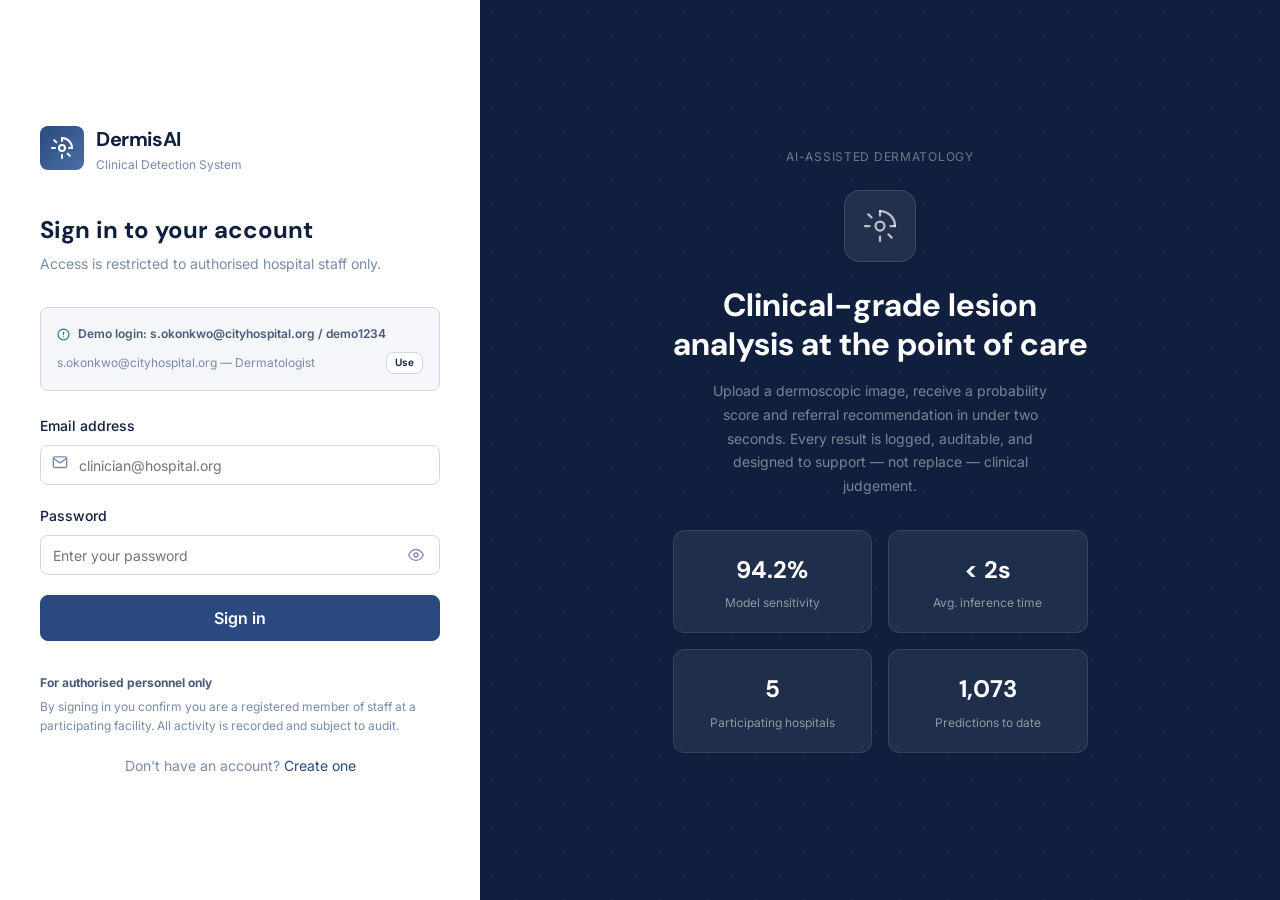
<file: frontend/pages/dashboard-patient.html>
<!DOCTYPE html>
<html lang="en">
<head>
  <meta charset="UTF-8" />
  <meta name="viewport" content="width=device-width, initial-scale=1.0" />
  <title>My Dashboard — DermisAI</title>
  <link rel="preconnect" href="https://fonts.googleapis.com" />
  <link rel="preconnect" href="https://fonts.gstatic.com" crossorigin />
  <link href="https://fonts.googleapis.com/css2?family=DM+Sans:wght@400;500;600;700&family=Inter:wght@400;500;600&display=swap" rel="stylesheet" />
  <link rel="stylesheet" href="../css/style.css" />
</head>
<body>
<div class="app-layout">
  <div id="navMount"></div>

  <main class="main-content" id="mainContent">
    <div class="page-header">
      <div class="page-header-text">
        <h1 class="page-title" id="welcomeTitle">Hello</h1>
        <p class="page-subtitle">Your scan history and appointments</p>
      </div>
      <a href="patient-upload.html" class="btn btn-primary">
        <svg viewBox="0 0 24 24" fill="none" stroke="currentColor" stroke-width="2" stroke-linecap="round" stroke-linejoin="round"><path d="M21 15v4a2 2 0 0 1-2 2H5a2 2 0 0 1-2-2v-4"/><polyline points="17 8 12 3 7 8"/><line x1="12" y1="3" x2="12" y2="15"/></svg>
        Upload a scan
      </a>
    </div>

    <div class="page-body">

      <!-- Stat cards -->
      <div class="grid-4" style="margin-bottom:var(--space-6)">
        <div class="stat-card">
          <div class="stat-card-header">
            <div>
              <div class="stat-card-value" id="statScans">—</div>
              <div class="stat-card-label">My Scans</div>
            </div>
            <div class="stat-card-icon icon-blue">
              <svg viewBox="0 0 24 24" fill="none" stroke="currentColor" stroke-width="2" stroke-linecap="round" stroke-linejoin="round"><rect x="3" y="3" width="18" height="18" rx="2"/><circle cx="8.5" cy="8.5" r="1.5"/><polyline points="21 15 16 10 5 21"/></svg>
            </div>
          </div>
        </div>
        <div class="stat-card">
          <div class="stat-card-header">
            <div>
              <div class="stat-card-value" id="statLastResult">—</div>
              <div class="stat-card-label">Last Result</div>
            </div>
            <div class="stat-card-icon icon-green">
              <svg viewBox="0 0 24 24" fill="none" stroke="currentColor" stroke-width="2" stroke-linecap="round" stroke-linejoin="round"><polyline points="22 12 18 12 15 21 9 3 6 12 2 12"/></svg>
            </div>
          </div>
        </div>
        <div class="stat-card">
          <div class="stat-card-header">
            <div>
              <div class="stat-card-value" id="statPending">—</div>
              <div class="stat-card-label">Pending Appts</div>
            </div>
            <div class="stat-card-icon icon-amber">
              <svg viewBox="0 0 24 24" fill="none" stroke="currentColor" stroke-width="2" stroke-linecap="round" stroke-linejoin="round"><circle cx="12" cy="12" r="10"/><polyline points="12 6 12 12 16 14"/></svg>
            </div>
          </div>
        </div>
        <div class="stat-card">
          <div class="stat-card-header">
            <div>
              <div class="stat-card-value" id="statReferrals">—</div>
              <div class="stat-card-label">Referrals</div>
            </div>
            <div class="stat-card-icon icon-red">
              <svg viewBox="0 0 24 24" fill="none" stroke="currentColor" stroke-width="2" stroke-linecap="round" stroke-linejoin="round"><path d="M10.29 3.86L1.82 18a2 2 0 0 0 1.71 3h16.94a2 2 0 0 0 1.71-3L13.71 3.86a2 2 0 0 0-3.42 0z"/></svg>
            </div>
          </div>
        </div>
      </div>

      <!-- Scan history table -->
      <div class="card">
        <div class="card-header">
          <h2 class="card-title">My Scan History</h2>
          <a href="patient-upload.html" class="btn btn-secondary btn-sm">
            <svg viewBox="0 0 24 24" fill="none" stroke="currentColor" stroke-width="2"><line x1="12" y1="5" x2="12" y2="19"/><line x1="5" y1="12" x2="19" y2="12"/></svg>
            New scan
          </a>
        </div>
        <div class="table-container" style="border-radius:0;border:none;box-shadow:none">
          <table>
            <thead>
              <tr><th>Date</th><th>Result</th><th>Confidence</th><th>Status</th></tr>
            </thead>
            <tbody id="scansTbody">
              <tr><td colspan="4"><div class="skeleton skeleton-text" style="width:90%"></div></td></tr>
              <tr><td colspan="4"><div class="skeleton skeleton-text" style="width:75%"></div></td></tr>
            </tbody>
          </table>
        </div>
      </div>

      <!-- Appointments table -->
      <div class="card" style="margin-top:var(--space-6)">
        <div class="card-header">
          <h2 class="card-title">My Appointments</h2>
        </div>
        <div class="table-container" style="border-radius:0;border:none;box-shadow:none">
          <table>
            <thead>
              <tr><th>Requested</th><th>Doctor</th><th>Scan date</th><th>Status</th><th>Notes</th></tr>
            </thead>
            <tbody id="apptTbody">
              <tr><td colspan="5"><div class="skeleton skeleton-text" style="width:80%"></div></td></tr>
            </tbody>
          </table>
        </div>
      </div>

    </div>
  </main>
</div>

<script>
  var API_BASE = "/api";
  sessionStorage.removeItem("dermis_user");

  // ── Auth guard ─────────────────────────────────────────────────────────────
  var token   = localStorage.getItem("dermis_token");
  var rawUser = localStorage.getItem("dermis_user");
  if (!token || !rawUser) { window.location.href = "index.html"; }
  var currentUser = JSON.parse(rawUser);
  if (currentUser.role !== "patient") { window.location.href = "index.html"; }

  document.getElementById("welcomeTitle").textContent =
    "Hello, " + (currentUser.full_name || currentUser.email || "there");

  function authHeaders() {
    return { "Content-Type": "application/json", "Authorization": "Bearer " + token };
  }

  // ── Icons / sidebar ────────────────────────────────────────────────────────
  var LOGO_SVG   = '<svg viewBox="0 0 24 24" fill="none" stroke="currentColor" stroke-width="2" stroke-linecap="round" stroke-linejoin="round"><path d="M12 2a10 10 0 0 1 10 10"/><circle cx="12" cy="12" r="3"/><path d="M12 2v3M12 19v3M4.22 4.22l2.12 2.12M17.66 17.66l2.12 2.12M2 12h3M19 12h3M4.22 19.78l2.12-2.12M17.66 6.34l2.12-2.12"/></svg>';
  var LOGOUT_SVG = '<svg viewBox="0 0 24 24" fill="none" stroke="currentColor" stroke-width="2" stroke-linecap="round" stroke-linejoin="round"><path d="M9 21H5a2 2 0 0 1-2-2V5a2 2 0 0 1 2-2h4"/><polyline points="16 17 21 12 16 7"/><line x1="21" y1="12" x2="9" y2="12"/></svg>';
  var DASH_SVG   = '<svg viewBox="0 0 24 24" fill="none" stroke="currentColor" stroke-width="2" stroke-linecap="round" stroke-linejoin="round"><rect x="3" y="3" width="7" height="7" rx="1"/><rect x="14" y="3" width="7" height="7" rx="1"/><rect x="3" y="14" width="7" height="7" rx="1"/><rect x="14" y="14" width="7" height="7" rx="1"/></svg>';
  var UPLOAD_SVG = '<svg viewBox="0 0 24 24" fill="none" stroke="currentColor" stroke-width="2" stroke-linecap="round" stroke-linejoin="round"><path d="M21 15v4a2 2 0 0 1-2 2H5a2 2 0 0 1-2-2v-4"/><polyline points="17 8 12 3 7 8"/><line x1="12" y1="3" x2="12" y2="15"/></svg>';
  var MENU_SVG   = '<svg viewBox="0 0 24 24" fill="none" stroke="currentColor" stroke-width="2" stroke-linecap="round" stroke-linejoin="round"><line x1="3" y1="6" x2="21" y2="6"/><line x1="3" y1="12" x2="21" y2="12"/><line x1="3" y1="18" x2="21" y2="18"/></svg>';
  var ROLE_LABELS = { admin: "Administrator", dermatologist: "Dermatologist", patient: "Patient" };

  function initials(name) {
    return name.split(" ").filter(function(w){return w;}).map(function(w){return w[0];}).join("").slice(0,2).toUpperCase();
  }

  function fmtDate(iso) {
    if (!iso) return "—";
    return new Date(iso).toLocaleString("en-GB",{day:"2-digit",month:"short",year:"numeric",hour:"2-digit",minute:"2-digit"});
  }

  function buildNav() {
    var navItems =
      '<a href="dashboard-patient.html" class="nav-item active" aria-current="page">' + DASH_SVG + '<span>Dashboard</span></a>' +
      '<a href="patient-upload.html" class="nav-item">' + UPLOAD_SVG + '<span>Upload scan</span></a>';
    var sidebar =
      '<aside class="sidebar" id="sidebar" role="navigation" aria-label="Main navigation">' +
        '<div class="sidebar-header"><div class="sidebar-logo">' + LOGO_SVG + '</div>' +
        '<div class="sidebar-brand"><span class="sidebar-brand-name">DermisAI</span><span class="sidebar-brand-sub">Clinical Detection</span></div></div>' +
        '<nav class="sidebar-nav"><div class="nav-section"><span class="nav-section-label">Navigation</span></div>' + navItems + '</nav>' +
        '<div class="sidebar-footer"><div class="sidebar-user">' +
          '<div class="user-avatar">' + initials(currentUser.full_name || currentUser.email) + '</div>' +
          '<div class="user-info"><div class="user-name">' + (currentUser.full_name || currentUser.email) + '</div>' +
          '<div class="user-role">' + (ROLE_LABELS[currentUser.role] || currentUser.role) + '</div></div></div>' +
          '<a href="#" id="logoutLink" class="btn-logout">' + LOGOUT_SVG + '<span>Sign out</span></a>' +
        '</div></aside>' +
        '<div class="sidebar-overlay" id="sidebarOverlay" aria-hidden="true"></div>';
    var mobileHeader =
      '<header class="mobile-header" role="banner">' +
        '<div class="mobile-header-brand">' + LOGO_SVG + '<span>My Dashboard</span></div>' +
        '<button class="mobile-menu-btn" id="mobileMenuBtn" aria-label="Open navigation menu" aria-expanded="false">' + MENU_SVG + '</button>' +
      '</header>';
    var mount = document.getElementById("navMount");
    if (mount) { mount.innerHTML = sidebar + mobileHeader; }
    var mhEl = document.querySelector(".mobile-header"), al = document.querySelector(".app-layout");
    if (mhEl && al && al.contains(mhEl)) { al.parentNode.insertBefore(mhEl, al); }
    var btn = document.getElementById("mobileMenuBtn"), sb = document.getElementById("sidebar"), ov = document.getElementById("sidebarOverlay");
    if (btn && sb && ov) {
      btn.addEventListener("click", function(){ sb.classList.add("open"); ov.classList.add("active"); btn.setAttribute("aria-expanded","true"); document.body.style.overflow="hidden"; });
      ov.addEventListener("click",  function(){ sb.classList.remove("open"); ov.classList.remove("active"); btn.setAttribute("aria-expanded","false"); document.body.style.overflow=""; });
    }
    document.getElementById("logoutLink").addEventListener("click", function(e){
      e.preventDefault(); localStorage.removeItem("dermis_token"); localStorage.removeItem("dermis_user"); window.location.href = "index.html";
    });
  }

  buildNav();

  // ── Badge helpers ──────────────────────────────────────────────────────────
  function resultBadge(result) {
    if (result === "cancer_detected") {
      return '<span class="badge badge-concern"><svg viewBox="0 0 24 24" fill="none" stroke="currentColor" stroke-width="2.5" style="width:11px;height:11px"><path d="M10.29 3.86L1.82 18a2 2 0 0 0 1.71 3h16.94a2 2 0 0 0 1.71-3L13.71 3.86a2 2 0 0 0-3.42 0z"/></svg>Cancer detected</span>';
    }
    return '<span class="badge badge-healthy"><svg viewBox="0 0 24 24" fill="none" stroke="currentColor" stroke-width="2.5" style="width:11px;height:11px"><polyline points="20 6 9 17 4 12"/></svg>Healthy</span>';
  }

  function apptStatusBadge(status) {
    if (status === "pending")   return '<span class="badge badge-warning">Appointment pending</span>';
    if (status === "approved")  return '<span class="badge badge-healthy">Approved</span>';
    if (status === "denied")    return '<span class="badge badge-concern">Denied</span>';
    if (status === "completed") return '<span class="badge badge-neutral">Completed</span>';
    return '<span class="badge badge-neutral">' + status + '</span>';
  }

  // ── Render scans ───────────────────────────────────────────────────────────
  function renderScans(preds, apptMap) {
    var tbody = document.getElementById("scansTbody");
    if (!preds || !preds.length) {
      tbody.innerHTML = '<tr><td colspan="4"><div class="state-container"><p class="state-title">No scans yet</p>' +
        '<p class="state-description"><a href="patient-upload.html">Upload your first scan</a> to get started.</p></div></td></tr>';
      return;
    }
    tbody.innerHTML = preds.map(function(p) {
      var conf = p.confidence != null ? Math.round(p.confidence * 100) + "%" : "—";
      // Check if there's an appointment for this prediction
      var appt = apptMap[p.prediction_id];
      var statusCell = appt
        ? apptStatusBadge(appt.status)
        : '<span class="badge badge-neutral">No request</span>';
      return '<tr>' +
        '<td style="white-space:nowrap;color:var(--color-text-muted);font-size:var(--text-sm)">' + fmtDate(p.detection_timestamp) + '</td>' +
        '<td>' + resultBadge(p.prediction) + '</td>' +
        '<td style="font-size:var(--text-sm)">' + conf + '</td>' +
        '<td>' + statusCell + '</td>' +
      '</tr>';
    }).join("");
  }

  // ── Render appointments ────────────────────────────────────────────────────
  function renderAppointments(appts) {
    var tbody = document.getElementById("apptTbody");
    if (!appts || !appts.length) {
      tbody.innerHTML = '<tr><td colspan="5" style="text-align:center;padding:var(--space-8);color:var(--color-text-muted)">No appointments yet.</td></tr>';
      return;
    }
    tbody.innerHTML = appts.map(function(a) {
      var scanDate = "—";
      if (a.prediction_summary && a.prediction_summary.detection_timestamp) {
        scanDate = fmtDate(a.prediction_summary.detection_timestamp);
      }
      var doctorName = a.doctor_full_name || '<span style="color:var(--color-text-muted)">Unassigned</span>';
      var notes = a.doctor_notes
        ? '<span style="font-size:var(--text-xs);color:var(--color-text-secondary)">' + a.doctor_notes + '</span>'
        : '<span style="color:var(--color-text-muted)">—</span>';
      return '<tr>' +
        '<td style="white-space:nowrap;font-size:var(--text-sm);color:var(--color-text-muted)">' + fmtDate(a.requested_at) + '</td>' +
        '<td style="font-size:var(--text-sm)">' + doctorName + '</td>' +
        '<td style="white-space:nowrap;font-size:var(--text-sm);color:var(--color-text-muted)">' + scanDate + '</td>' +
        '<td>' + apptStatusBadge(a.status) + '</td>' +
        '<td>' + notes + '</td>' +
      '</tr>';
    }).join("");
  }

  // ── Load data ──────────────────────────────────────────────────────────────
  function loadData() {
    fetch(API_BASE + "/patients/me", { headers: authHeaders() })
    .then(function(r) { return r.json().then(function(d){ return { status: r.status, data: d }; }); })
    .then(function(result) {
      if (result.status === 401) {
        localStorage.removeItem("dermis_token"); localStorage.removeItem("dermis_user");
        window.location.href = "index.html"; return;
      }
      if (!result.data.success) {
        document.getElementById("scansTbody").innerHTML =
          '<tr><td colspan="4"><div class="alert alert-error" style="margin:var(--space-4)">' +
          (result.data.message || "Failed to load data.") + '</div></td></tr>';
        return;
      }

      var preds = result.data.predictions || [];
      var appts = result.data.appointments || [];

      // ── Fill stat cards ──────────────────────────────────────────────────
      document.getElementById("statScans").textContent = preds.length;

      var lastResult = "—";
      if (preds.length > 0) {
        lastResult = preds[0].prediction === "cancer_detected" ? "Concern" : "Healthy";
      }
      document.getElementById("statLastResult").textContent = lastResult;

      var pendingCount = appts.filter(function(a){ return a.status === "pending"; }).length;
      document.getElementById("statPending").textContent = pendingCount;

      var referralCount = preds.filter(function(p){ return p.referral_recommended; }).length;
      document.getElementById("statReferrals").textContent = referralCount;

      // ── Build appointment lookup keyed by prediction_id ──────────────────
      var apptMap = {};
      appts.forEach(function(a) {
        if (a.prediction_id && !apptMap[a.prediction_id]) {
          apptMap[a.prediction_id] = a;
        }
      });

      renderScans(preds, apptMap);
      renderAppointments(appts);
    })
    .catch(function() {
      document.getElementById("scansTbody").innerHTML =
        '<tr><td colspan="4"><div class="state-container">' +
        '<p class="state-title">Cannot reach the server</p>' +
        '<p class="state-description">Is the backend running?</p>' +
        '<button class="btn btn-secondary btn-sm" id="retryBtn" style="margin-top:var(--space-4)">Retry</button>' +
        '</div></td></tr>';
      var rb = document.getElementById("retryBtn");
      if (rb) { rb.addEventListener("click", loadData); }
    });
  }

  loadData();
</script>
</body>
</html>
</file>
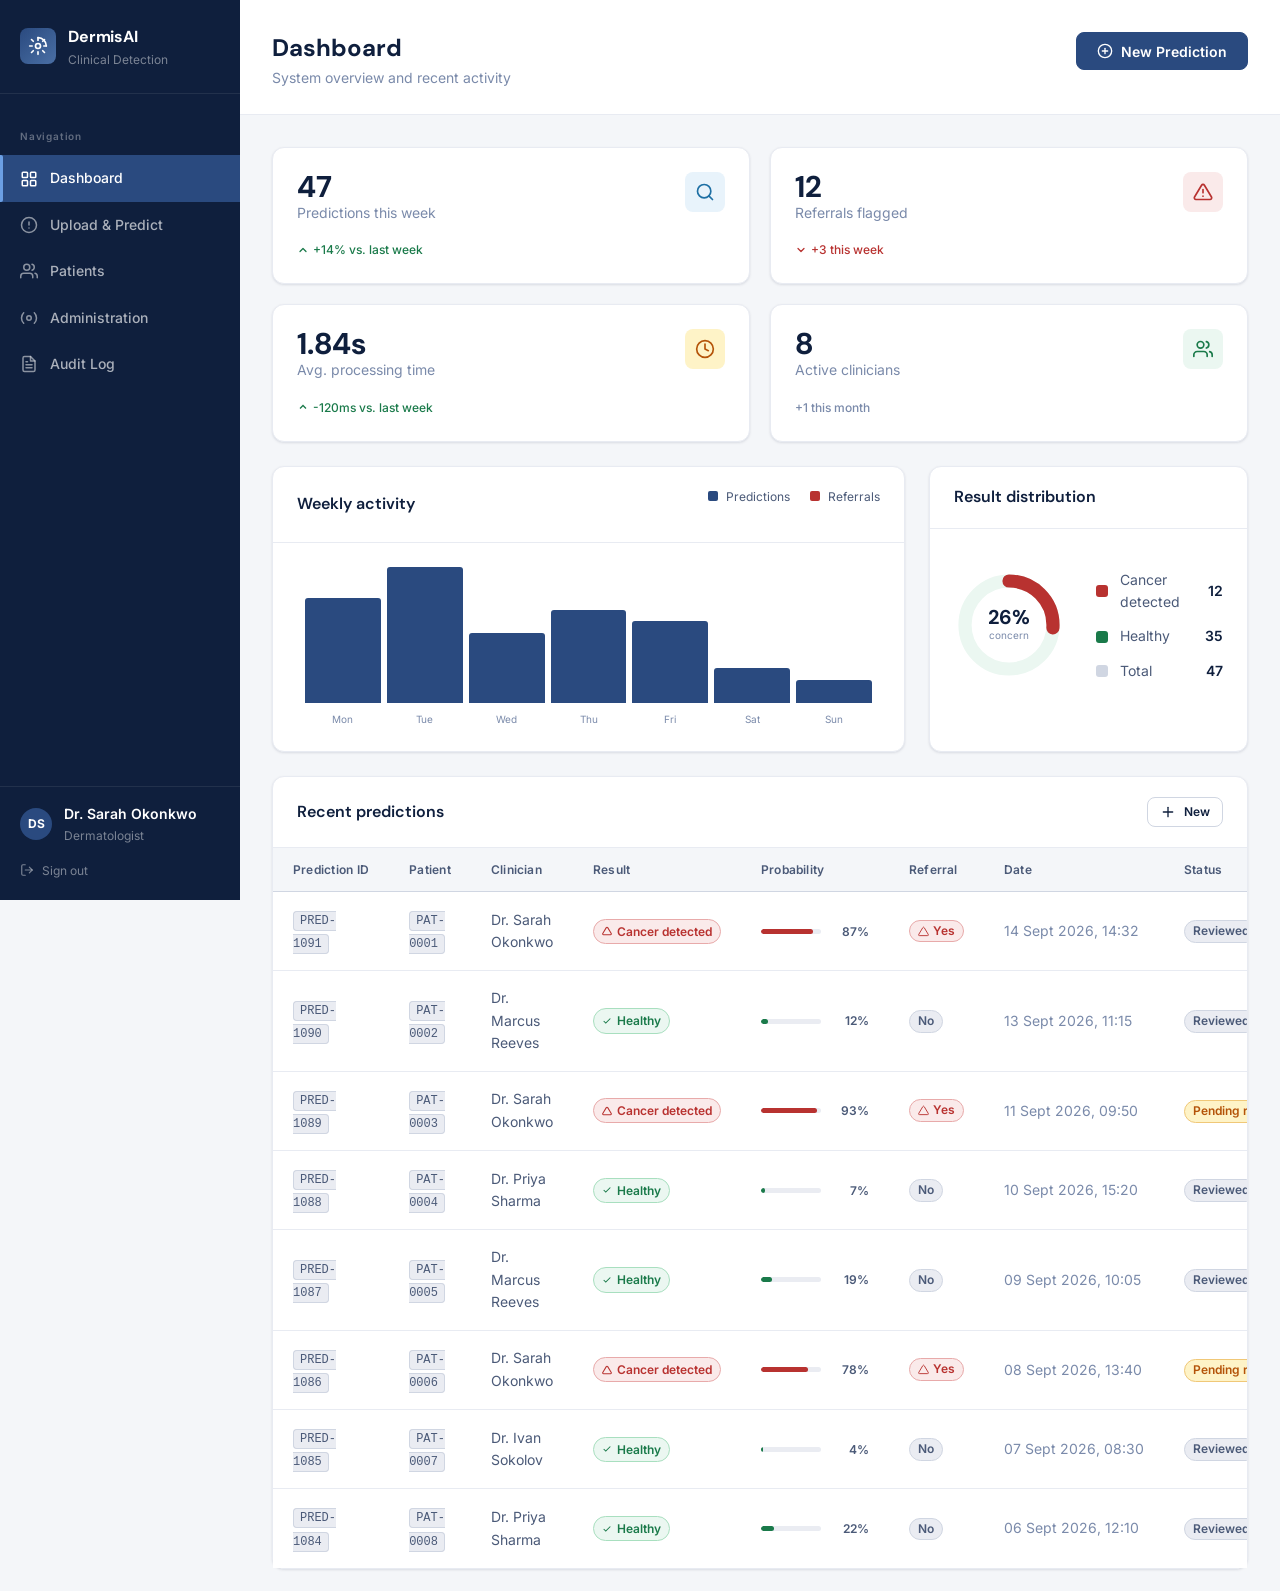
<file: frontend/pages/dashboard.html>
<!DOCTYPE html>
<html lang="en">
<head>
  <meta charset="UTF-8" />
  <meta name="viewport" content="width=device-width, initial-scale=1.0" />
  <title>Dashboard — DermisAI</title>
  <link rel="preconnect" href="https://fonts.googleapis.com" />
  <link rel="preconnect" href="https://fonts.gstatic.com" crossorigin />
  <link href="https://fonts.googleapis.com/css2?family=DM+Sans:wght@400;500;600;700&family=Inter:wght@400;500;600&display=swap" rel="stylesheet" />
  <link rel="stylesheet" href="../css/style.css" />
  <style>
    .dashboard-grid { display: grid; grid-template-columns: 1fr 1fr 1fr; gap: var(--space-6); margin-top: var(--space-6); }
    .chart-card { grid-column: 1 / 3; }
    .dist-card  { grid-column: 3 / 4; }
    .recent-card { grid-column: 1 / -1; }
    @media (max-width: 1100px) { .chart-card { grid-column: 1 / -1; } .dist-card { grid-column: 1 / -1; } }
    @media (max-width: 768px)  { .dashboard-grid { grid-template-columns: 1fr; } .chart-card,.dist-card,.recent-card { grid-column: 1 / -1; } }
    .chart-legend { display: flex; gap: var(--space-5); margin-bottom: var(--space-4); }
    .legend-item  { display: flex; align-items: center; gap: var(--space-2); font-size: var(--text-xs); color: var(--color-text-secondary); }
    .legend-dot   { width: 10px; height: 10px; border-radius: 2px; flex-shrink: 0; }
    .dist-chart   { display: flex; align-items: center; justify-content: center; gap: var(--space-8); padding: var(--space-4) 0; }
    .dist-legend  { display: flex; flex-direction: column; gap: var(--space-3); }
    .dist-legend-item  { display: flex; align-items: center; gap: var(--space-3); }
    .dist-legend-swatch { width: 12px; height: 12px; border-radius: 3px; flex-shrink: 0; }
    .dist-legend-label { font-size: var(--text-sm); color: var(--color-text-secondary); }
    .dist-legend-value { font-size: var(--text-sm); font-weight: var(--weight-semibold); color: var(--color-text-primary); margin-left: auto; padding-left: var(--space-4); }
    .result-pill { display: inline-flex; align-items: center; gap: 5px; font-size: var(--text-xs); font-weight: var(--weight-semibold); padding: 2px 8px; border-radius: var(--radius-full); white-space: nowrap; }
    .result-pill svg { width: 10px; height: 10px; }
    .prob-mini { display: flex; align-items: center; gap: var(--space-3); }
    .prob-mini-bar { flex: 1; height: 5px; background: var(--color-bg-alt); border-radius: var(--radius-full); overflow: hidden; min-width: 60px; }
    .prob-mini-fill { height: 100%; border-radius: var(--radius-full); }
    .prob-mini-val { font-size: var(--text-xs); font-weight: var(--weight-semibold); color: var(--color-text-secondary); min-width: 36px; text-align: right; }
  </style>
</head>
<body>
<div class="app-layout">
  <div id="navMount"></div>
  <main class="main-content" id="mainContent">
    <div class="page-header">
      <div class="page-header-text">
        <h1 class="page-title">Dashboard</h1>
        <p class="page-subtitle">System overview and recent activity</p>
      </div>
      <a href="upload.html" class="btn btn-primary">
        <svg viewBox="0 0 24 24" fill="none" stroke="currentColor" stroke-width="2" stroke-linecap="round" stroke-linejoin="round"><circle cx="12" cy="12" r="10"/><line x1="12" y1="8" x2="12" y2="16"/><line x1="8" y1="12" x2="16" y2="12"/></svg>
        New Prediction
      </a>
    </div>
    <div class="page-body">
      <div class="grid-4" id="statsGrid">
        <div class="stat-card"><div class="skeleton skeleton-text-lg" style="width:60%;margin-bottom:12px"></div><div class="skeleton skeleton-text" style="width:40%"></div></div>
        <div class="stat-card"><div class="skeleton skeleton-text-lg" style="width:60%;margin-bottom:12px"></div><div class="skeleton skeleton-text" style="width:40%"></div></div>
        <div class="stat-card"><div class="skeleton skeleton-text-lg" style="width:60%;margin-bottom:12px"></div><div class="skeleton skeleton-text" style="width:40%"></div></div>
        <div class="stat-card"><div class="skeleton skeleton-text-lg" style="width:60%;margin-bottom:12px"></div><div class="skeleton skeleton-text" style="width:40%"></div></div>
      </div>
      <div class="dashboard-grid">
        <div class="card chart-card">
          <div class="card-header">
            <h2 class="card-title">Weekly activity</h2>
            <div class="chart-legend">
              <div class="legend-item"><div class="legend-dot" style="background:var(--color-slate)"></div>Predictions</div>
              <div class="legend-item"><div class="legend-dot" style="background:var(--color-concern)"></div>Referrals</div>
            </div>
          </div>
          <div class="card-body"><div id="weeklyChart" class="chart-area"></div></div>
        </div>
        <div class="card dist-card">
          <div class="card-header"><h2 class="card-title">Result distribution</h2></div>
          <div class="card-body"><div class="dist-chart" id="distChart"></div></div>
        </div>
        <div class="card recent-card">
          <div class="card-header">
            <h2 class="card-title">Recent predictions</h2>
            <a href="upload.html" class="btn btn-secondary btn-sm">
              <svg viewBox="0 0 24 24" fill="none" stroke="currentColor" stroke-width="2" stroke-linecap="round" stroke-linejoin="round"><line x1="12" y1="5" x2="12" y2="19"/><line x1="5" y1="12" x2="19" y2="12"/></svg>
              New
            </a>
          </div>
          <div class="table-container" style="border-radius:0;border:none;box-shadow:none">
            <table>
              <thead>
                <tr>
                  <th>Prediction ID</th><th>Patient</th><th>Clinician</th><th>Result</th>
                  <th>Probability</th><th>Referral</th><th>Date</th><th>Status</th>
                </tr>
              </thead>
              <tbody id="recentTbody">
                <tr class="skeleton-row"><td colspan="8"><div class="skeleton skeleton-text" style="width:100%"></div></td></tr>
                <tr class="skeleton-row"><td colspan="8"><div class="skeleton skeleton-text" style="width:90%"></div></td></tr>
                <tr class="skeleton-row"><td colspan="8"><div class="skeleton skeleton-text" style="width:95%"></div></td></tr>
              </tbody>
            </table>
          </div>
        </div>
      </div>
    </div>
  </main>
</div>

<script>
/* ── Shared nav/helpers ── */
var DEMO_CURRENT_USER = (function() {
  try { return JSON.parse(sessionStorage.getItem("dermis_user")) || { name: "Dr. Sarah Okonkwo", role: "dermatologist", email: "s.okonkwo@cityhospital.org" }; } catch(e) { return { name: "Dr. Sarah Okonkwo", role: "dermatologist", email: "s.okonkwo@cityhospital.org" }; }
})();

var NAV_LINKS = [
  { href: "dashboard.html", label: "Dashboard",        icon: "dashboard" },
  { href: "upload.html",    label: "Upload & Predict",  icon: "upload" },
  { href: "patients.html",  label: "Patients",          icon: "patients" },
  { href: "admin.html",     label: "Administration",    icon: "admin" },
  { href: "audit.html",     label: "Audit Log",         icon: "audit" },
];
var NAV_ICONS = {
  logo:      '<svg viewBox="0 0 24 24" fill="none" stroke="currentColor" stroke-width="2" stroke-linecap="round" stroke-linejoin="round"><path d="M12 2a10 10 0 0 1 10 10"/><circle cx="12" cy="12" r="3"/><path d="M12 2v3M12 19v3M4.22 4.22l2.12 2.12M17.66 17.66l2.12 2.12M2 12h3M19 12h3M4.22 19.78l2.12-2.12M17.66 6.34l2.12-2.12"/></svg>',
  dashboard: '<svg viewBox="0 0 24 24" fill="none" stroke="currentColor" stroke-width="2" stroke-linecap="round" stroke-linejoin="round"><rect x="3" y="3" width="7" height="7" rx="1"/><rect x="14" y="3" width="7" height="7" rx="1"/><rect x="3" y="14" width="7" height="7" rx="1"/><rect x="14" y="14" width="7" height="7" rx="1"/></svg>',
  upload:    '<svg viewBox="0 0 24 24" fill="none" stroke="currentColor" stroke-width="2" stroke-linecap="round" stroke-linejoin="round"><circle cx="12" cy="12" r="10"/><path d="M12 8v4M12 16h.01"/></svg>',
  patients:  '<svg viewBox="0 0 24 24" fill="none" stroke="currentColor" stroke-width="2" stroke-linecap="round" stroke-linejoin="round"><path d="M17 21v-2a4 4 0 0 0-4-4H5a4 4 0 0 0-4 4v2"/><circle cx="9" cy="7" r="4"/><path d="M23 21v-2a4 4 0 0 0-3-3.87M16 3.13a4 4 0 0 1 0 7.75"/></svg>',
  admin:     '<svg viewBox="0 0 24 24" fill="none" stroke="currentColor" stroke-width="2" stroke-linecap="round" stroke-linejoin="round"><circle cx="12" cy="12" r="3"/><path d="M19.07 4.93a10 10 0 0 1 0 14.14M4.93 4.93a10 10 0 0 0 0 14.14"/></svg>',
  audit:     '<svg viewBox="0 0 24 24" fill="none" stroke="currentColor" stroke-width="2" stroke-linecap="round" stroke-linejoin="round"><path d="M14 2H6a2 2 0 0 0-2 2v16a2 2 0 0 0 2 2h12a2 2 0 0 0 2-2V8z"/><polyline points="14 2 14 8 20 8"/><line x1="16" y1="13" x2="8" y2="13"/><line x1="16" y1="17" x2="8" y2="17"/><line x1="10" y1="9" x2="8" y2="9"/></svg>',
  logout:    '<svg viewBox="0 0 24 24" fill="none" stroke="currentColor" stroke-width="2" stroke-linecap="round" stroke-linejoin="round"><path d="M9 21H5a2 2 0 0 1-2-2V5a2 2 0 0 1 2-2h4"/><polyline points="16 17 21 12 16 7"/><line x1="21" y1="12" x2="9" y2="12"/></svg>',
  menu:      '<svg viewBox="0 0 24 24" fill="none" stroke="currentColor" stroke-width="2" stroke-linecap="round" stroke-linejoin="round"><line x1="3" y1="6" x2="21" y2="6"/><line x1="3" y1="12" x2="21" y2="12"/><line x1="3" y1="18" x2="21" y2="18"/></svg>',
};
var ROLE_LABELS = { admin:"Administrator", dermatologist:"Dermatologist", general_practitioner:"General Practitioner", nurse:"Nurse" };
function initials(name) { return name.split(" ").filter(Boolean).map(function(w){return w[0];}).join("").slice(0,2).toUpperCase(); }
function currentPage() { return window.location.pathname.split("/").pop() || "index.html"; }
function formatDateTime(iso) { if (!iso) return "—"; return new Date(iso).toLocaleString("en-GB",{day:"2-digit",month:"short",year:"numeric",hour:"2-digit",minute:"2-digit"}); }

function initNav() {
  var user = DEMO_CURRENT_USER;
  var page = currentPage();
  var navItems = NAV_LINKS.map(function(link) {
    var active = page === link.href ? "active" : "";
    return '<a href="'+link.href+'" class="nav-item '+active+'" aria-current="'+(active?"page":"false")+'">'+NAV_ICONS[link.icon]+'<span>'+link.label+'</span></a>';
  }).join("");
  var sidebar = '<aside class="sidebar" id="sidebar" role="navigation" aria-label="Main navigation"><div class="sidebar-header"><div class="sidebar-logo">'+NAV_ICONS.logo+'</div><div class="sidebar-brand"><span class="sidebar-brand-name">DermisAI</span><span class="sidebar-brand-sub">Clinical Detection</span></div></div><nav class="sidebar-nav"><div class="nav-section"><span class="nav-section-label">Navigation</span></div>'+navItems+'</nav><div class="sidebar-footer"><div class="sidebar-user"><div class="user-avatar">'+initials(user.name)+'</div><div class="user-info"><div class="user-name">'+user.name+'</div><div class="user-role">'+(ROLE_LABELS[user.role]||user.role)+'</div></div></div><a href="index.html" class="btn-logout">'+NAV_ICONS.logout+'<span>Sign out</span></a></div></aside><div class="sidebar-overlay" id="sidebarOverlay" aria-hidden="true"></div>';
  var link = NAV_LINKS.find(function(l){return l.href===page;});
  var mobileHeader = '<header class="mobile-header" role="banner"><div class="mobile-header-brand">'+NAV_ICONS.logo+'<span>'+(link?link.label:"DermisAI")+'</span></div><button class="mobile-menu-btn" id="mobileMenuBtn" aria-label="Open navigation menu" aria-expanded="false" aria-controls="sidebar">'+NAV_ICONS.menu+'</button></header>';
  var mount = document.getElementById("navMount");
  if (mount) mount.innerHTML = sidebar + mobileHeader;
  var mh = document.querySelector(".mobile-header");
  var al = document.querySelector(".app-layout");
  if (mh && al && al.contains(mh)) al.parentNode.insertBefore(mh, al);
  var btn = document.getElementById("mobileMenuBtn");
  var sb  = document.getElementById("sidebar");
  var ov  = document.getElementById("sidebarOverlay");
  if (btn && sb && ov) {
    btn.addEventListener("click", function(){ sb.classList.add("open"); ov.classList.add("active"); btn.setAttribute("aria-expanded","true"); document.body.style.overflow="hidden"; });
    ov.addEventListener("click",  function(){ sb.classList.remove("open"); ov.classList.remove("active"); btn.setAttribute("aria-expanded","false"); document.body.style.overflow=""; });
    document.addEventListener("keydown", function(e){ if(e.key==="Escape" && sb.classList.contains("open")){ sb.classList.remove("open"); ov.classList.remove("active"); btn.setAttribute("aria-expanded","false"); document.body.style.overflow=""; } });
  }
}

/* ── Demo data ── */
var STATS = {
  predictions_this_week: 47, referrals_flagged: 12, avg_processing_ms: 1840, active_clinicians: 8,
  delta_predictions: "+14%", delta_referrals: "+3", delta_processing: "-120ms", delta_clinicians: "+1",
  weekly_chart: [
    {label:"Mon",predictions:9,referrals:2},{label:"Tue",predictions:12,referrals:4},
    {label:"Wed",predictions:6,referrals:1},{label:"Thu",predictions:8,referrals:3},
    {label:"Fri",predictions:7,referrals:1},{label:"Sat",predictions:3,referrals:1},{label:"Sun",predictions:2,referrals:0}
  ],
  result_distribution: { cancer_detected: 12, healthy: 35 }
};
var PREDICTIONS = [
  { id:"PRED-1091",patient:"PAT-0001",clinician:"Dr. Sarah Okonkwo", result:"cancer_detected",probability:0.87,referral:true, location:"Left forearm",  time:"2026-09-14T14:32:00Z",status:"reviewed"},
  { id:"PRED-1090",patient:"PAT-0002",clinician:"Dr. Marcus Reeves", result:"healthy",         probability:0.12,referral:false,location:"Upper back",   time:"2026-09-13T11:15:00Z",status:"reviewed"},
  { id:"PRED-1089",patient:"PAT-0003",clinician:"Dr. Sarah Okonkwo", result:"cancer_detected",probability:0.93,referral:true, location:"Right shoulder",time:"2026-09-11T09:50:00Z",status:"pending"},
  { id:"PRED-1088",patient:"PAT-0004",clinician:"Dr. Priya Sharma",  result:"healthy",         probability:0.07,referral:false,location:"Left calf",    time:"2026-09-10T15:20:00Z",status:"reviewed"},
  { id:"PRED-1087",patient:"PAT-0005",clinician:"Dr. Marcus Reeves", result:"healthy",         probability:0.19,referral:false,location:"Neck",          time:"2026-09-09T10:05:00Z",status:"reviewed"},
  { id:"PRED-1086",patient:"PAT-0006",clinician:"Dr. Sarah Okonkwo", result:"cancer_detected",probability:0.78,referral:true, location:"Right hand",    time:"2026-09-08T13:40:00Z",status:"pending"},
  { id:"PRED-1085",patient:"PAT-0007",clinician:"Dr. Ivan Sokolov",  result:"healthy",         probability:0.04,referral:false,location:"Left temple",  time:"2026-09-07T08:30:00Z",status:"reviewed"},
  { id:"PRED-1084",patient:"PAT-0008",clinician:"Dr. Priya Sharma",  result:"healthy",         probability:0.22,referral:false,location:"Upper chest",  time:"2026-09-06T12:10:00Z",status:"reviewed"},
];

/* ── Render ── */
function renderStats(s) {
  document.getElementById("statsGrid").innerHTML =
    '<div class="stat-card"><div class="stat-card-header"><div><div class="stat-card-value">'+s.predictions_this_week+'</div><div class="stat-card-label">Predictions this week</div></div><div class="stat-card-icon icon-blue"><svg viewBox="0 0 24 24" fill="none" stroke="currentColor" stroke-width="2" stroke-linecap="round" stroke-linejoin="round"><circle cx="11" cy="11" r="8"/><line x1="21" y1="21" x2="16.65" y2="16.65"/></svg></div></div><div class="stat-card-delta delta-up"><svg viewBox="0 0 24 24" fill="none" stroke="currentColor" stroke-width="2.5" stroke-linecap="round" stroke-linejoin="round"><polyline points="18 15 12 9 6 15"/></svg>'+s.delta_predictions+' vs. last week</div></div>'+
    '<div class="stat-card"><div class="stat-card-header"><div><div class="stat-card-value">'+s.referrals_flagged+'</div><div class="stat-card-label">Referrals flagged</div></div><div class="stat-card-icon icon-red"><svg viewBox="0 0 24 24" fill="none" stroke="currentColor" stroke-width="2" stroke-linecap="round" stroke-linejoin="round"><path d="M10.29 3.86L1.82 18a2 2 0 0 0 1.71 3h16.94a2 2 0 0 0 1.71-3L13.71 3.86a2 2 0 0 0-3.42 0z"/><line x1="12" y1="9" x2="12" y2="13"/><line x1="12" y1="17" x2="12.01" y2="17"/></svg></div></div><div class="stat-card-delta delta-down"><svg viewBox="0 0 24 24" fill="none" stroke="currentColor" stroke-width="2.5" stroke-linecap="round" stroke-linejoin="round"><polyline points="18 9 12 15 6 9"/></svg>'+s.delta_referrals+' this week</div></div>'+
    '<div class="stat-card"><div class="stat-card-header"><div><div class="stat-card-value">'+(s.avg_processing_ms/1000).toFixed(2)+'s</div><div class="stat-card-label">Avg. processing time</div></div><div class="stat-card-icon icon-amber"><svg viewBox="0 0 24 24" fill="none" stroke="currentColor" stroke-width="2" stroke-linecap="round" stroke-linejoin="round"><circle cx="12" cy="12" r="10"/><polyline points="12 6 12 12 16 14"/></svg></div></div><div class="stat-card-delta delta-up"><svg viewBox="0 0 24 24" fill="none" stroke="currentColor" stroke-width="2.5"><polyline points="18 15 12 9 6 15"/></svg>'+s.delta_processing+' vs. last week</div></div>'+
    '<div class="stat-card"><div class="stat-card-header"><div><div class="stat-card-value">'+s.active_clinicians+'</div><div class="stat-card-label">Active clinicians</div></div><div class="stat-card-icon icon-green"><svg viewBox="0 0 24 24" fill="none" stroke="currentColor" stroke-width="2" stroke-linecap="round" stroke-linejoin="round"><path d="M17 21v-2a4 4 0 0 0-4-4H5a4 4 0 0 0-4 4v2"/><circle cx="9" cy="7" r="4"/><path d="M23 21v-2a4 4 0 0 0-3-3.87M16 3.13a4 4 0 0 1 0 7.75"/></svg></div></div><div class="stat-card-delta delta-neutral">'+s.delta_clinicians+' this month</div></div>';
}

function renderWeeklyChart(data) {
  var maxVal = Math.max.apply(null, data.map(function(d){return d.predictions;})) || 1;
  document.getElementById("weeklyChart").innerHTML = data.map(function(d) {
    return '<div class="chart-bar-wrap"><div class="chart-bar blue" style="height:'+Math.round((d.predictions/maxVal)*140)+'px" title="'+d.predictions+' predictions"></div><span class="chart-label">'+d.label+'</span></div>';
  }).join("");
}

function renderDist(dist) {
  var total = dist.cancer_detected + dist.healthy;
  var pct   = total ? Math.round((dist.cancer_detected/total)*100) : 0;
  var r=40, circ=2*Math.PI*r, dash=(pct/100)*circ;
  document.getElementById("distChart").innerHTML =
    '<div style="position:relative;width:110px;height:110px;flex-shrink:0"><svg viewBox="0 0 100 100" style="width:100%;height:100%;transform:rotate(-90deg)"><circle cx="50" cy="50" r="'+r+'" fill="none" stroke="var(--color-healthy-light)" stroke-width="12"/><circle cx="50" cy="50" r="'+r+'" fill="none" stroke="var(--color-concern)" stroke-width="12" stroke-dasharray="'+dash+' '+circ+'" stroke-dashoffset="0" stroke-linecap="round"/></svg><div style="position:absolute;inset:0;display:flex;flex-direction:column;align-items:center;justify-content:center;text-align:center"><span style="font-size:1.25rem;font-weight:700;font-family:var(--font-heading);line-height:1">'+pct+'%</span><span style="font-size:10px;color:var(--color-text-muted)">concern</span></div></div>'+
    '<div class="dist-legend"><div class="dist-legend-item"><div class="dist-legend-swatch" style="background:var(--color-concern)"></div><span class="dist-legend-label">Cancer detected</span><span class="dist-legend-value">'+dist.cancer_detected+'</span></div><div class="dist-legend-item"><div class="dist-legend-swatch" style="background:var(--color-healthy)"></div><span class="dist-legend-label">Healthy</span><span class="dist-legend-value">'+dist.healthy+'</span></div><div class="dist-legend-item"><div class="dist-legend-swatch" style="background:var(--color-border)"></div><span class="dist-legend-label">Total</span><span class="dist-legend-value">'+total+'</span></div></div>';
}

function resultPill(result) {
  if (result === "cancer_detected") return '<span class="result-pill badge-concern"><svg viewBox="0 0 24 24" fill="none" stroke="currentColor" stroke-width="2.5"><path d="M10.29 3.86L1.82 18a2 2 0 0 0 1.71 3h16.94a2 2 0 0 0 1.71-3L13.71 3.86a2 2 0 0 0-3.42 0z"/></svg>Cancer detected</span>';
  return '<span class="result-pill badge-healthy"><svg viewBox="0 0 24 24" fill="none" stroke="currentColor" stroke-width="2.5"><polyline points="20 6 9 17 4 12"/></svg>Healthy</span>';
}
function statusBadge(status) {
  if (status==="pending") return '<span class="badge badge-warning">Pending review</span>';
  return '<span class="badge badge-neutral">Reviewed</span>';
}

function renderRecentPredictions(preds) {
  var tbody = document.getElementById("recentTbody");
  if (!preds.length) { tbody.innerHTML='<tr><td colspan="8"><div class="state-container"><p class="state-description">No predictions yet.</p></div></td></tr>'; return; }
  tbody.innerHTML = preds.map(function(p) {
    var prob = Math.round(p.probability*100);
    var barClass = p.result==="cancer_detected" ? "concern" : "healthy";
    return '<tr><td><span class="patient-id">'+p.id+'</span></td><td><span class="patient-id">'+p.patient+'</span></td><td style="color:var(--color-text-secondary)">'+p.clinician+'</td><td>'+resultPill(p.result)+'</td><td><div class="prob-mini"><div class="prob-mini-bar"><div class="prob-mini-fill" style="width:'+prob+'%;background:var(--color-'+barClass+')"></div></div><span class="prob-mini-val">'+prob+'%</span></div></td><td>'+(p.referral?'<span class="badge badge-concern"><svg viewBox="0 0 24 24" fill="none" stroke="currentColor" stroke-width="2"><path d="M10.29 3.86L1.82 18a2 2 0 0 0 1.71 3h16.94a2 2 0 0 0 1.71-3L13.71 3.86a2 2 0 0 0-3.42 0z"/></svg>Yes</span>':'<span class="badge badge-neutral">No</span>')+'</td><td style="color:var(--color-text-muted);white-space:nowrap">'+formatDateTime(p.time)+'</td><td>'+statusBadge(p.status)+'</td></tr>';
  }).join("");
}

/* ── Boot ── */
initNav();
setTimeout(function() {
  renderStats(STATS);
  renderWeeklyChart(STATS.weekly_chart);
  renderDist(STATS.result_distribution);
  renderRecentPredictions(PREDICTIONS);
}, 500);
</script>
</body>
</html>
</file>
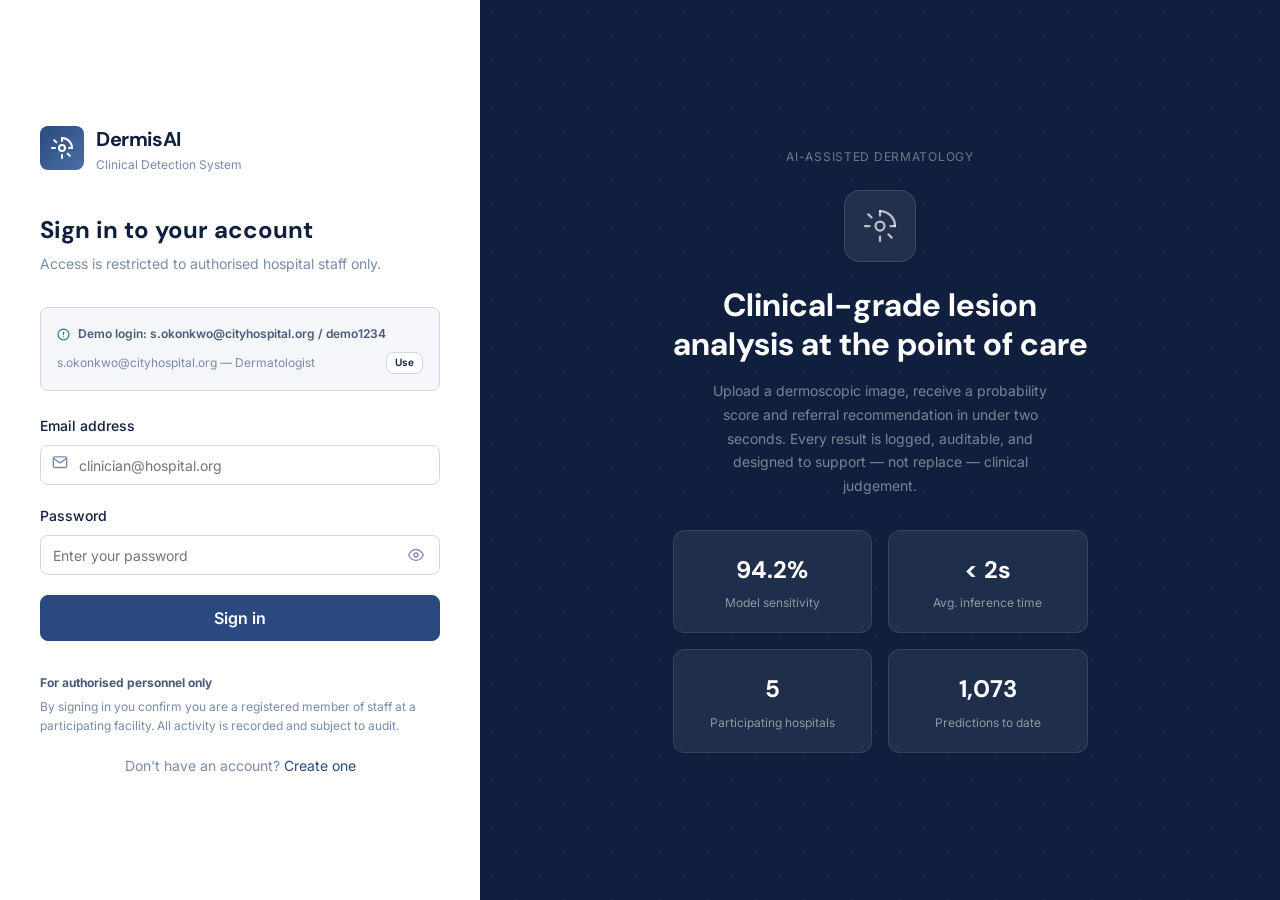
<file: frontend/pages/patient-upload.html>
<!DOCTYPE html>
<html lang="en">
<head>
  <meta charset="UTF-8" />
  <meta name="viewport" content="width=device-width, initial-scale=1.0" />
  <title>Upload Your Scan — DermisAI</title>
  <link rel="preconnect" href="https://fonts.googleapis.com" />
  <link rel="preconnect" href="https://fonts.gstatic.com" crossorigin />
  <link href="https://fonts.googleapis.com/css2?family=DM+Sans:wght@400;500;600;700&family=Inter:wght@400;500;600&display=swap" rel="stylesheet" />
  <link rel="stylesheet" href="../css/style.css" />
  <style>
    .upload-layout { display:grid;grid-template-columns:420px 1fr;gap:var(--space-6);align-items:start; }
    @media(max-width:960px){ .upload-layout{grid-template-columns:1fr;} }
    .step-indicator { display:flex;align-items:center;gap:0;margin-bottom:var(--space-8); }
    .step { display:flex;align-items:center;gap:var(--space-2); }
    .step-num { width:28px;height:28px;border-radius:50%;border:2px solid var(--color-border);display:flex;align-items:center;justify-content:center;font-size:var(--text-xs);font-weight:var(--weight-bold);color:var(--color-text-muted);background:var(--color-surface);flex-shrink:0;transition:all var(--transition-base); }
    .step-num.active { border-color:var(--color-slate);background:var(--color-slate);color:#fff; }
    .step-num.done   { border-color:var(--color-healthy);background:var(--color-healthy);color:#fff; }
    .step-label { font-size:var(--text-xs);font-weight:var(--weight-medium);color:var(--color-text-muted);white-space:nowrap; }
    .step-label.active { color:var(--color-slate);font-weight:var(--weight-semibold); }
    .step-connector { flex:1;height:1px;background:var(--color-border);margin:0 var(--space-3); }
    .form-section-title { font-size:var(--text-sm);font-weight:var(--weight-semibold);color:var(--color-text-primary);margin-bottom:var(--space-4);padding-bottom:var(--space-3);border-bottom:1px solid var(--color-border-light);display:flex;align-items:center;gap:var(--space-2); }
    .form-section-title svg { width:16px;height:16px;color:var(--color-text-muted); }
    .result-panel { display:none; }
    .result-panel.visible { display:block; }
    .empty-panel { display:flex;flex-direction:column;align-items:center;justify-content:center;min-height:400px;text-align:center;gap:var(--space-4); }
    .empty-panel svg { width:48px;height:48px;color:var(--color-border); }
    .empty-panel-title { font-size:var(--text-base);font-weight:var(--weight-semibold);color:var(--color-text-muted); }
    .empty-panel-sub { font-size:var(--text-sm);color:var(--color-text-muted);max-width:280px; }
    .processing-panel { display:none;flex-direction:column;align-items:center;justify-content:center;min-height:400px;text-align:center;gap:var(--space-5); }
    .processing-panel.visible { display:flex; }
    .processing-icon { width:72px;height:72px;border-radius:var(--radius-full);background:var(--color-info-light);display:flex;align-items:center;justify-content:center;position:relative; }
    .processing-icon .spinner { position:absolute;width:72px;height:72px;border-width:3px;border-color:rgba(29,111,164,0.15);border-top-color:var(--color-info); }
    .processing-icon svg { width:32px;height:32px;color:var(--color-info);position:relative;z-index:1; }
    .processing-title { font-size:var(--text-xl);font-weight:var(--weight-semibold); }
    .processing-sub { font-size:var(--text-sm);color:var(--color-text-muted); }
    .processing-steps { display:flex;flex-direction:column;gap:var(--space-3);text-align:left;min-width:220px; }
    .proc-step { display:flex;align-items:center;gap:var(--space-3);font-size:var(--text-sm);color:var(--color-text-muted); }
    .proc-step svg { width:16px;height:16px;flex-shrink:0; }
    .proc-step.done { color:var(--color-healthy); }
    .proc-step.active { color:var(--color-text-primary);font-weight:var(--weight-medium); }
    .verified-tag { display:inline-flex;align-items:center;gap:var(--space-1);font-size:var(--text-xs);font-weight:var(--weight-medium);color:var(--color-info);background:var(--color-info-light);border:1px solid var(--color-info-border);padding:2px 8px;border-radius:var(--radius-full); }
    .verified-tag svg { width:11px;height:11px; }
    .result-metric-value.large { font-size:var(--text-2xl); }
    /* Inline appointment request form */
    .appt-form { background:var(--color-bg);border:1px solid var(--color-border);border-radius:var(--radius-md);padding:var(--space-4);margin-top:var(--space-3); }
    .appt-form textarea { width:100%;min-height:72px;resize:vertical; }
  </style>
</head>
<body>
<div class="app-layout">
  <div id="navMount"></div>
  <main class="main-content" id="mainContent">
    <div class="page-header">
      <div class="page-header-text">
        <h1 class="page-title">Upload your scan</h1>
        <p class="page-subtitle">Submit a dermoscopic image for AI analysis</p>
      </div>
    </div>
    <div class="page-body">
      <div class="upload-layout">

        <!-- LEFT: Form -->
        <div>
          <!-- Step indicator -->
          <div class="step-indicator">
            <!-- Step 1: Patient — auto-completed since they're logged in -->
            <div class="step"><div class="step-num done" id="step1Num">&#10003;</div><span class="step-label" id="step1Label">Patient</span></div>
            <div class="step-connector"></div>
            <div class="step"><div class="step-num" id="step2Num">2</div><span class="step-label" id="step2Label">Image</span></div>
            <div class="step-connector"></div>
            <div class="step"><div class="step-num" id="step3Num">3</div><span class="step-label" id="step3Label">Analyse</span></div>
          </div>

          <form id="predictForm" novalidate>
            <div class="card">
              <div class="card-body">

                <div class="form-section-title">
                  <svg viewBox="0 0 24 24" fill="none" stroke="currentColor" stroke-width="2" stroke-linecap="round" stroke-linejoin="round"><circle cx="12" cy="12" r="3"/><path d="M12 2v3M12 19v3M4.22 4.22l2.12 2.12M17.66 17.66l2.12 2.12M2 12h3M19 12h3M4.22 19.78l2.12-2.12M17.66 6.34l2.12-2.12"/></svg>
                  Lesion details
                </div>

                <div class="grid-form-2">
                  <div class="form-group">
                    <label class="form-label" for="locationInput">Anatomical location</label>
                    <select class="form-control" id="locationInput" required>
                      <option value="">Select location</option>
                      <optgroup label="Head &amp; Neck"><option>Scalp</option><option>Face</option><option>Left temple</option><option>Right temple</option><option>Neck</option><option>Ear</option></optgroup>
                      <optgroup label="Trunk"><option>Upper chest</option><option>Lower chest</option><option>Upper back</option><option>Lower back</option><option>Abdomen</option></optgroup>
                      <optgroup label="Upper limb"><option>Right shoulder</option><option>Left shoulder</option><option>Right upper arm</option><option>Left upper arm</option><option>Right forearm</option><option>Left forearm</option><option>Right hand</option><option>Left hand</option></optgroup>
                      <optgroup label="Lower limb"><option>Right thigh</option><option>Left thigh</option><option>Right calf</option><option>Left calf</option><option>Right foot</option><option>Left foot</option></optgroup>
                    </select>
                    <div class="form-error hidden" id="locationError">
                      <svg viewBox="0 0 24 24" fill="none" stroke="currentColor" stroke-width="2"><circle cx="12" cy="12" r="10"/><line x1="12" y1="8" x2="12" y2="12"/><line x1="12" y1="16" x2="12.01" y2="16"/></svg>
                      Please select a location.
                    </div>
                  </div>
                  <div class="form-group">
                    <label class="form-label" for="sizeInput">Approximate size (mm)</label>
                    <input type="number" class="form-control" id="sizeInput" placeholder="e.g. 8" min="1" max="200" />
                    <span class="form-hint">Longest diameter (optional)</span>
                  </div>
                </div>

                <div class="divider"></div>

                <div class="form-section-title">
                  <svg viewBox="0 0 24 24" fill="none" stroke="currentColor" stroke-width="2" stroke-linecap="round" stroke-linejoin="round"><rect x="3" y="3" width="18" height="18" rx="2"/><circle cx="8.5" cy="8.5" r="1.5"/><polyline points="21 15 16 10 5 21"/></svg>
                  Lesion image
                </div>
                <div id="uploadZoneWrap">
                  <div class="upload-zone" id="uploadZone">
                    <input type="file" id="imageInput" accept="image/jpeg,image/png,image/webp" aria-label="Upload lesion image" />
                    <div class="upload-zone-icon"><svg viewBox="0 0 24 24" fill="none" stroke="currentColor" stroke-width="1.5" stroke-linecap="round" stroke-linejoin="round"><path d="M21 15v4a2 2 0 0 1-2 2H5a2 2 0 0 1-2-2v-4"/><polyline points="17 8 12 3 7 8"/><line x1="12" y1="3" x2="12" y2="15"/></svg></div>
                    <div class="upload-zone-title">Drag &amp; drop or click to upload</div>
                    <div class="upload-zone-hint">JPEG, PNG, WEBP — max 10 MB</div>
                  </div>
                  <div class="form-error hidden" id="imageError" style="margin-top:var(--space-2)">
                    <svg viewBox="0 0 24 24" fill="none" stroke="currentColor" stroke-width="2"><circle cx="12" cy="12" r="10"/><line x1="12" y1="8" x2="12" y2="12"/><line x1="12" y1="16" x2="12.01" y2="16"/></svg>
                    Please upload a lesion image.
                  </div>
                </div>
                <div id="previewWrap" class="hidden" style="margin-top:var(--space-3)">
                  <div class="upload-preview" id="uploadPreview">
                    <img id="previewImg" src="" alt="Lesion preview" />
                    <button type="button" class="upload-preview-remove" id="removeImage" aria-label="Remove image">
                      <svg viewBox="0 0 24 24" fill="none" stroke="currentColor" stroke-width="2.5"><line x1="18" y1="6" x2="6" y2="18"/><line x1="6" y1="6" x2="18" y2="18"/></svg>
                    </button>
                  </div>
                </div>
              </div>
              <div class="card-footer" style="display:flex;justify-content:flex-end;gap:var(--space-3)">
                <button type="button" class="btn btn-secondary" id="resetBtn">
                  <svg viewBox="0 0 24 24" fill="none" stroke="currentColor" stroke-width="2" stroke-linecap="round" stroke-linejoin="round"><path d="M3 12a9 9 0 1 0 9-9 9.75 9.75 0 0 0-6.74 2.74L3 8"/><path d="M3 3v5h5"/></svg>
                  Reset
                </button>
                <button type="submit" class="btn btn-primary" id="submitBtn">
                  <svg viewBox="0 0 24 24" fill="none" stroke="currentColor" stroke-width="2" stroke-linecap="round" stroke-linejoin="round"><circle cx="12" cy="12" r="10"/><path d="M12 8v4M12 16h.01"/></svg>
                  <span id="submitBtnText">Run analysis</span>
                </button>
              </div>
            </div>
          </form>
        </div>

        <!-- RIGHT: Result / empty / processing -->
        <div>
          <div id="emptyPanel" class="card">
            <div class="empty-panel">
              <svg viewBox="0 0 24 24" fill="none" stroke="currentColor" stroke-width="1" stroke-linecap="round" stroke-linejoin="round"><rect x="3" y="3" width="18" height="18" rx="2"/><circle cx="8.5" cy="8.5" r="1.5"/><polyline points="21 15 16 10 5 21"/></svg>
              <p class="empty-panel-title">No analysis yet</p>
              <p class="empty-panel-sub">Select a location, upload your image, and click Run analysis.</p>
            </div>
          </div>
          <div id="processingPanel" class="card processing-panel">
            <div class="processing-icon">
              <div class="spinner"></div>
              <svg viewBox="0 0 24 24" fill="none" stroke="currentColor" stroke-width="1.5" stroke-linecap="round" stroke-linejoin="round"><path d="M12 2a10 10 0 0 1 10 10"/><circle cx="12" cy="12" r="3"/><path d="M12 2v3M12 19v3M4.22 4.22l2.12 2.12M17.66 17.66l2.12 2.12M2 12h3M19 12h3"/></svg>
            </div>
            <p class="processing-title">Analysing image</p>
            <p class="processing-sub">The model is processing your submission</p>
            <div class="processing-steps">
              <div class="proc-step done" id="procStep1"><svg viewBox="0 0 24 24" fill="none" stroke="currentColor" stroke-width="2.5"><polyline points="20 6 9 17 4 12"/></svg>Image validated</div>
              <div class="proc-step active" id="procStep2"><div class="spinner spinner-sm"></div>Running inference model</div>
              <div class="proc-step" id="procStep3"><svg viewBox="0 0 24 24" fill="none" stroke="currentColor" stroke-width="2" opacity="0.3"><polyline points="20 6 9 17 4 12"/></svg>Generating report</div>
            </div>
          </div>
          <div id="resultPanel" class="result-panel"></div>
        </div>
      </div>
    </div>
  </main>
</div>

<script>
  var API_BASE = "/api";
  sessionStorage.removeItem("dermis_user");

  // ── Auth guard ─────────────────────────────────────────────────────────────
  var token   = localStorage.getItem("dermis_token");
  var rawUser = localStorage.getItem("dermis_user");
  if (!token || !rawUser) { window.location.href = "index.html"; }
  var currentUser = JSON.parse(rawUser);
  if (currentUser.role !== "patient") { window.location.href = "index.html"; }

  function authHeaders() {
    return { "Content-Type": "application/json", "Authorization": "Bearer " + token };
  }

  // ── Icons & sidebar ────────────────────────────────────────────────────────
  var LOGO_SVG   = '<svg viewBox="0 0 24 24" fill="none" stroke="currentColor" stroke-width="2" stroke-linecap="round" stroke-linejoin="round"><path d="M12 2a10 10 0 0 1 10 10"/><circle cx="12" cy="12" r="3"/><path d="M12 2v3M12 19v3M4.22 4.22l2.12 2.12M17.66 17.66l2.12 2.12M2 12h3M19 12h3M4.22 19.78l2.12-2.12M17.66 6.34l2.12-2.12"/></svg>';
  var LOGOUT_SVG = '<svg viewBox="0 0 24 24" fill="none" stroke="currentColor" stroke-width="2" stroke-linecap="round" stroke-linejoin="round"><path d="M9 21H5a2 2 0 0 1-2-2V5a2 2 0 0 1 2-2h4"/><polyline points="16 17 21 12 16 7"/><line x1="21" y1="12" x2="9" y2="12"/></svg>';
  var DASH_SVG   = '<svg viewBox="0 0 24 24" fill="none" stroke="currentColor" stroke-width="2" stroke-linecap="round" stroke-linejoin="round"><rect x="3" y="3" width="7" height="7" rx="1"/><rect x="14" y="3" width="7" height="7" rx="1"/><rect x="3" y="14" width="7" height="7" rx="1"/><rect x="14" y="14" width="7" height="7" rx="1"/></svg>';
  var UPLOAD_SVG = '<svg viewBox="0 0 24 24" fill="none" stroke="currentColor" stroke-width="2" stroke-linecap="round" stroke-linejoin="round"><path d="M21 15v4a2 2 0 0 1-2 2H5a2 2 0 0 1-2-2v-4"/><polyline points="17 8 12 3 7 8"/><line x1="12" y1="3" x2="12" y2="15"/></svg>';
  var MENU_SVG   = '<svg viewBox="0 0 24 24" fill="none" stroke="currentColor" stroke-width="2" stroke-linecap="round" stroke-linejoin="round"><line x1="3" y1="6" x2="21" y2="6"/><line x1="3" y1="12" x2="21" y2="12"/><line x1="3" y1="18" x2="21" y2="18"/></svg>';
  var ROLE_LABELS = { admin: "Administrator", dermatologist: "Dermatologist", patient: "Patient" };

  function initials(name) {
    return name.split(" ").filter(function(w){return w;}).map(function(w){return w[0];}).join("").slice(0,2).toUpperCase();
  }

  function buildNav() {
    var navItems =
      '<a href="dashboard-patient.html" class="nav-item">' + DASH_SVG + '<span>Dashboard</span></a>' +
      '<a href="patient-upload.html" class="nav-item active" aria-current="page">' + UPLOAD_SVG + '<span>Upload scan</span></a>';
    var sidebar =
      '<aside class="sidebar" id="sidebar" role="navigation" aria-label="Main navigation">' +
        '<div class="sidebar-header"><div class="sidebar-logo">' + LOGO_SVG + '</div>' +
        '<div class="sidebar-brand"><span class="sidebar-brand-name">DermisAI</span><span class="sidebar-brand-sub">Clinical Detection</span></div></div>' +
        '<nav class="sidebar-nav"><div class="nav-section"><span class="nav-section-label">Navigation</span></div>' + navItems + '</nav>' +
        '<div class="sidebar-footer"><div class="sidebar-user">' +
          '<div class="user-avatar">' + initials(currentUser.full_name || currentUser.email) + '</div>' +
          '<div class="user-info"><div class="user-name">' + (currentUser.full_name || currentUser.email) + '</div>' +
          '<div class="user-role">' + (ROLE_LABELS[currentUser.role] || currentUser.role) + '</div></div></div>' +
          '<a href="#" id="logoutLink" class="btn-logout">' + LOGOUT_SVG + '<span>Sign out</span></a>' +
        '</div></aside>' +
        '<div class="sidebar-overlay" id="sidebarOverlay" aria-hidden="true"></div>';
    var mobileHeader =
      '<header class="mobile-header" role="banner">' +
        '<div class="mobile-header-brand">' + LOGO_SVG + '<span>Upload scan</span></div>' +
        '<button class="mobile-menu-btn" id="mobileMenuBtn" aria-label="Open navigation menu" aria-expanded="false">' + MENU_SVG + '</button>' +
      '</header>';
    var mount = document.getElementById("navMount");
    if (mount) { mount.innerHTML = sidebar + mobileHeader; }
    var mhEl = document.querySelector(".mobile-header"), al = document.querySelector(".app-layout");
    if (mhEl && al && al.contains(mhEl)) { al.parentNode.insertBefore(mhEl, al); }
    var btn = document.getElementById("mobileMenuBtn"), sb = document.getElementById("sidebar"), ov = document.getElementById("sidebarOverlay");
    if (btn && sb && ov) {
      btn.addEventListener("click", function(){ sb.classList.add("open"); ov.classList.add("active"); btn.setAttribute("aria-expanded","true"); document.body.style.overflow="hidden"; });
      ov.addEventListener("click",  function(){ sb.classList.remove("open"); ov.classList.remove("active"); btn.setAttribute("aria-expanded","false"); document.body.style.overflow=""; });
    }
    document.getElementById("logoutLink").addEventListener("click", function(e){
      e.preventDefault(); localStorage.removeItem("dermis_token"); localStorage.removeItem("dermis_user"); window.location.href = "index.html";
    });
  }

  buildNav();

  // ── Form elements ──────────────────────────────────────────────────────────
  var selectedFile = null;
  var lastPrediction = null;

  var form          = document.getElementById("predictForm");
  var imageInput    = document.getElementById("imageInput");
  var uploadZone    = document.getElementById("uploadZone");
  var uploadZoneWrap = document.getElementById("uploadZoneWrap");
  var previewWrap   = document.getElementById("previewWrap");
  var previewImg    = document.getElementById("previewImg");
  var removeImageBtn = document.getElementById("removeImage");
  var submitBtn     = document.getElementById("submitBtn");
  var submitBtnText = document.getElementById("submitBtnText");
  var resetBtn      = document.getElementById("resetBtn");
  var emptyPanel    = document.getElementById("emptyPanel");
  var processingPanel = document.getElementById("processingPanel");
  var resultPanel   = document.getElementById("resultPanel");
  var locationError = document.getElementById("locationError");
  var imageError    = document.getElementById("imageError");

  // ── Image handling ─────────────────────────────────────────────────────────
  imageInput.addEventListener("change", function(){ if (imageInput.files[0]) setPreview(imageInput.files[0]); });
  uploadZone.addEventListener("dragover", function(e){ e.preventDefault(); uploadZone.classList.add("dragover"); });
  uploadZone.addEventListener("dragleave", function(){ uploadZone.classList.remove("dragover"); });
  uploadZone.addEventListener("drop", function(e){
    e.preventDefault(); uploadZone.classList.remove("dragover");
    var f = e.dataTransfer.files[0];
    if (f && f.type.startsWith("image/")) setPreview(f);
  });

  function setPreview(file) {
    selectedFile = file;
    previewImg.src = URL.createObjectURL(file);
    uploadZoneWrap.classList.add("hidden");
    previewWrap.classList.remove("hidden");
    imageError.classList.add("hidden");
    document.getElementById("step2Num").classList.add("active");
    document.getElementById("step2Label").classList.add("active");
  }

  removeImageBtn.addEventListener("click", function(){
    selectedFile = null; imageInput.value = ""; previewImg.src = "";
    uploadZoneWrap.classList.remove("hidden"); previewWrap.classList.add("hidden");
    document.getElementById("step2Num").classList.remove("active", "done");
    document.getElementById("step2Label").classList.remove("active");
  });

  // ── Reset ─────────────────────────────────────────────────────────────────
  resetBtn.addEventListener("click", resetForm);

  function resetForm() {
    form.reset(); selectedFile = null; imageInput.value = ""; previewImg.src = "";
    uploadZoneWrap.classList.remove("hidden"); previewWrap.classList.add("hidden");
    emptyPanel.style.display = ""; processingPanel.classList.remove("visible");
    resultPanel.classList.remove("visible"); resultPanel.innerHTML = "";
    locationError.classList.add("hidden"); imageError.classList.add("hidden");
    document.getElementById("step2Num").className = "step-num";
    document.getElementById("step2Label").className = "step-label";
    document.getElementById("step3Num").className = "step-num";
    document.getElementById("step3Label").className = "step-label";
    submitBtn.disabled = false; submitBtnText.textContent = "Run analysis";
    lastPrediction = null;
  }

  // ── Form submit ────────────────────────────────────────────────────────────
  form.addEventListener("submit", function(e) {
    e.preventDefault();
    var valid = true;
    var location = document.getElementById("locationInput").value;
    if (!location) { locationError.classList.remove("hidden"); valid = false; }
    else { locationError.classList.add("hidden"); }
    if (!selectedFile) { imageError.classList.remove("hidden"); valid = false; }
    else { imageError.classList.add("hidden"); }
    if (!valid) return;

    emptyPanel.style.display = "none";
    processingPanel.classList.add("visible");
    resultPanel.classList.remove("visible");
    submitBtn.disabled = true;
    submitBtnText.textContent = "Analysing...";
    document.getElementById("step3Num").classList.add("active");
    document.getElementById("step3Label").classList.add("active");

    setTimeout(function(){
      document.getElementById("procStep2").className = "proc-step done";
      document.getElementById("procStep2").innerHTML = '<svg viewBox="0 0 24 24" fill="none" stroke="currentColor" stroke-width="2.5"><polyline points="20 6 9 17 4 12"/></svg>Running inference model';
      document.getElementById("procStep3").className = "proc-step active";
      document.getElementById("procStep3").innerHTML = '<div class="spinner spinner-sm"></div>Generating report';
    }, 900);

    // POST to the real API — patient role, no patient_id needed
    fetch(API_BASE + "/predictions", {
      method: "POST",
      headers: authHeaders(),
      body: JSON.stringify({ location: location, clinician_notes: "" })
    })
    .then(function(r) { return r.json().then(function(d){ return { status: r.status, data: d }; }); })
    .then(function(result) {
      processingPanel.classList.remove("visible");

      if (result.status === 401) {
        localStorage.removeItem("dermis_token"); localStorage.removeItem("dermis_user");
        window.location.href = "index.html"; return;
      }
      if (result.status === 201 && result.data.success) {
        lastPrediction = result.data.prediction;
        renderResult(lastPrediction, result.data.location || location);
      } else {
        emptyPanel.style.display = "";
        emptyPanel.querySelector(".empty-panel-title").textContent = "Analysis failed";
        emptyPanel.querySelector(".empty-panel-sub").textContent =
          (result.data && result.data.message) ? result.data.message : "Please try again.";
        submitBtn.disabled = false; submitBtnText.textContent = "Run analysis";
      }
    })
    .catch(function() {
      processingPanel.classList.remove("visible");
      emptyPanel.style.display = "";
      emptyPanel.querySelector(".empty-panel-title").textContent = "Cannot reach the server";
      emptyPanel.querySelector(".empty-panel-sub").textContent = "Is the backend running?";
      submitBtn.disabled = false; submitBtnText.textContent = "Run analysis";
    });
  });

  // ── Render result card ─────────────────────────────────────────────────────
  function renderResult(r, location) {
    var isConcern = r.prediction === "cancer_detected";
    var prob      = Math.round((r.cancer_probability || 0) * 100);
    var conf      = Math.round((r.confidence || 0) * 100);
    var cardClass = isConcern ? "concern" : "healthy";
    var procSec   = r.processing_time_ms ? (r.processing_time_ms / 1000).toFixed(2) + "s" : "—";

    resultPanel.innerHTML =
      '<div class="result-card ' + cardClass + '">' +
        '<div class="result-header">' +
          '<div class="result-verdict-icon">' + (isConcern
            ? '<svg viewBox="0 0 24 24" fill="none" stroke="currentColor" stroke-width="2.5" stroke-linecap="round" stroke-linejoin="round"><path d="M10.29 3.86L1.82 18a2 2 0 0 0 1.71 3h16.94a2 2 0 0 0 1.71-3L13.71 3.86a2 2 0 0 0-3.42 0z"/><line x1="12" y1="9" x2="12" y2="13"/><line x1="12" y1="17" x2="12.01" y2="17"/></svg>'
            : '<svg viewBox="0 0 24 24" fill="none" stroke="currentColor" stroke-width="2.5" stroke-linecap="round" stroke-linejoin="round"><polyline points="20 6 9 17 4 12"/></svg>') + '</div>' +
          '<div class="result-verdict-text">' +
            '<div class="result-verdict-label">' + (isConcern ? "Concern detected" : "No concern detected") + '</div>' +
            '<div class="result-verdict-sub">' + (isConcern ? "Consider requesting a consultation." : "Lesion classified as benign.") + '&nbsp;' +
              (r.referral_recommended ? '<span class="badge badge-concern">Referral suggested</span>' : '<span class="badge badge-healthy">No referral</span>') +
            '</div>' +
          '</div>' +
        '</div>' +
        '<div class="result-body">' +
          '<div class="result-metric"><span class="result-metric-label">Malignancy probability</span><span class="result-metric-value large">' + prob + '%</span><div class="prob-bar-track"><div class="prob-bar-fill ' + cardClass + '" style="width:' + prob + '%"></div></div></div>' +
          '<div class="result-metric"><span class="result-metric-label">Model confidence</span><span class="result-metric-value">' + conf + '%</span></div>' +
          '<div class="result-metric"><span class="result-metric-label">Processing time</span><span class="result-metric-value">' + procSec + '</span></div>' +
          '<div class="result-metric"><span class="result-metric-label">Location</span><span class="result-metric-value" style="font-size:var(--text-base)">' + (location || "—") + '</span></div>' +
        '</div>' +
        '<div class="result-actions" id="resultActions">' +
          '<button class="btn btn-secondary btn-sm" id="requestApptBtn">' +
            '<svg viewBox="0 0 24 24" fill="none" stroke="currentColor" stroke-width="2" stroke-linecap="round" stroke-linejoin="round"><rect x="3" y="4" width="18" height="18" rx="2" ry="2"/><line x1="16" y1="2" x2="16" y2="6"/><line x1="8" y1="2" x2="8" y2="6"/><line x1="3" y1="10" x2="21" y2="10"/></svg>' +
            'Request appointment' +
          '</button>' +
          '<button class="btn btn-secondary" id="newPredBtn" style="margin-left:auto">' +
            '<svg viewBox="0 0 24 24" fill="none" stroke="currentColor" stroke-width="2"><line x1="12" y1="5" x2="12" y2="19"/><line x1="5" y1="12" x2="19" y2="12"/></svg>' +
            'New prediction' +
          '</button>' +
        '</div>' +
        '<div id="apptFormArea"></div>' +
      '</div>';

    resultPanel.classList.add("visible");
    document.getElementById("newPredBtn").addEventListener("click", resetForm);
    document.getElementById("requestApptBtn").addEventListener("click", showApptForm);
  }

  // ── Inline appointment request form ────────────────────────────────────────
  function showApptForm() {
    var area = document.getElementById("apptFormArea");
    if (!area) return;

    // Only render once
    document.getElementById("requestApptBtn").disabled = true;

    area.innerHTML =
      '<div class="appt-form">' +
        '<p style="font-size:var(--text-sm);font-weight:var(--weight-semibold);margin-bottom:var(--space-2)">Reason for visit (optional)</p>' +
        '<textarea class="form-control appt-form" id="apptNotes" placeholder="Describe your concern or any symptoms..."></textarea>' +
        '<div style="display:flex;gap:var(--space-2);margin-top:var(--space-3);justify-content:flex-end">' +
          '<button class="btn btn-secondary btn-sm" id="cancelApptBtn">Cancel</button>' +
          '<button class="btn btn-primary btn-sm" id="submitApptBtn">Submit request</button>' +
        '</div>' +
        '<div id="apptMsg" style="margin-top:var(--space-3)"></div>' +
      '</div>';

    document.getElementById("cancelApptBtn").addEventListener("click", function(){
      area.innerHTML = "";
      document.getElementById("requestApptBtn").disabled = false;
    });

    document.getElementById("submitApptBtn").addEventListener("click", function() {
      if (!lastPrediction) return;
      var notes = document.getElementById("apptNotes").value.trim();
      var submitBtn2 = document.getElementById("submitApptBtn");
      submitBtn2.disabled = true;
      submitBtn2.textContent = "Requesting...";

      fetch(API_BASE + "/appointments", {
        method: "POST",
        headers: authHeaders(),
        body: JSON.stringify({ prediction_id: lastPrediction.prediction_id, patient_notes: notes })
      })
      .then(function(r) { return r.json().then(function(d){ return { status: r.status, data: d }; }); })
      .then(function(result) {
        var msgEl = document.getElementById("apptMsg");
        if (result.status === 201 && result.data.success) {
          area.innerHTML =
            '<div class="verified-tag" style="margin:var(--space-4) 0;font-size:var(--text-sm)">' +
              '<svg viewBox="0 0 24 24" fill="none" stroke="currentColor" stroke-width="2.5"><polyline points="20 6 9 17 4 12"/></svg>' +
              'Appointment requested. Your doctor will respond shortly.' +
            '</div>';
        } else if (result.status === 409) {
          msgEl.innerHTML = '<p style="color:var(--color-concern);font-size:var(--text-sm)">You already requested an appointment for this scan.</p>';
          submitBtn2.disabled = false; submitBtn2.textContent = "Submit request";
        } else if (result.status === 401) {
          localStorage.removeItem("dermis_token"); localStorage.removeItem("dermis_user");
          window.location.href = "index.html";
        } else {
          msgEl.innerHTML = '<p style="color:var(--color-concern);font-size:var(--text-sm)">' +
            ((result.data && result.data.message) || "Request failed. Please try again.") + '</p>';
          submitBtn2.disabled = false; submitBtn2.textContent = "Submit request";
        }
      })
      .catch(function() {
        var msgEl = document.getElementById("apptMsg");
        if (msgEl) msgEl.innerHTML = '<p style="color:var(--color-concern);font-size:var(--text-sm)">Cannot reach the server. Is the backend running?</p>';
        document.getElementById("submitApptBtn").disabled = false;
        document.getElementById("submitApptBtn").textContent = "Submit request";
      });
    });
  }
</script>
</body>
</html>
</file>
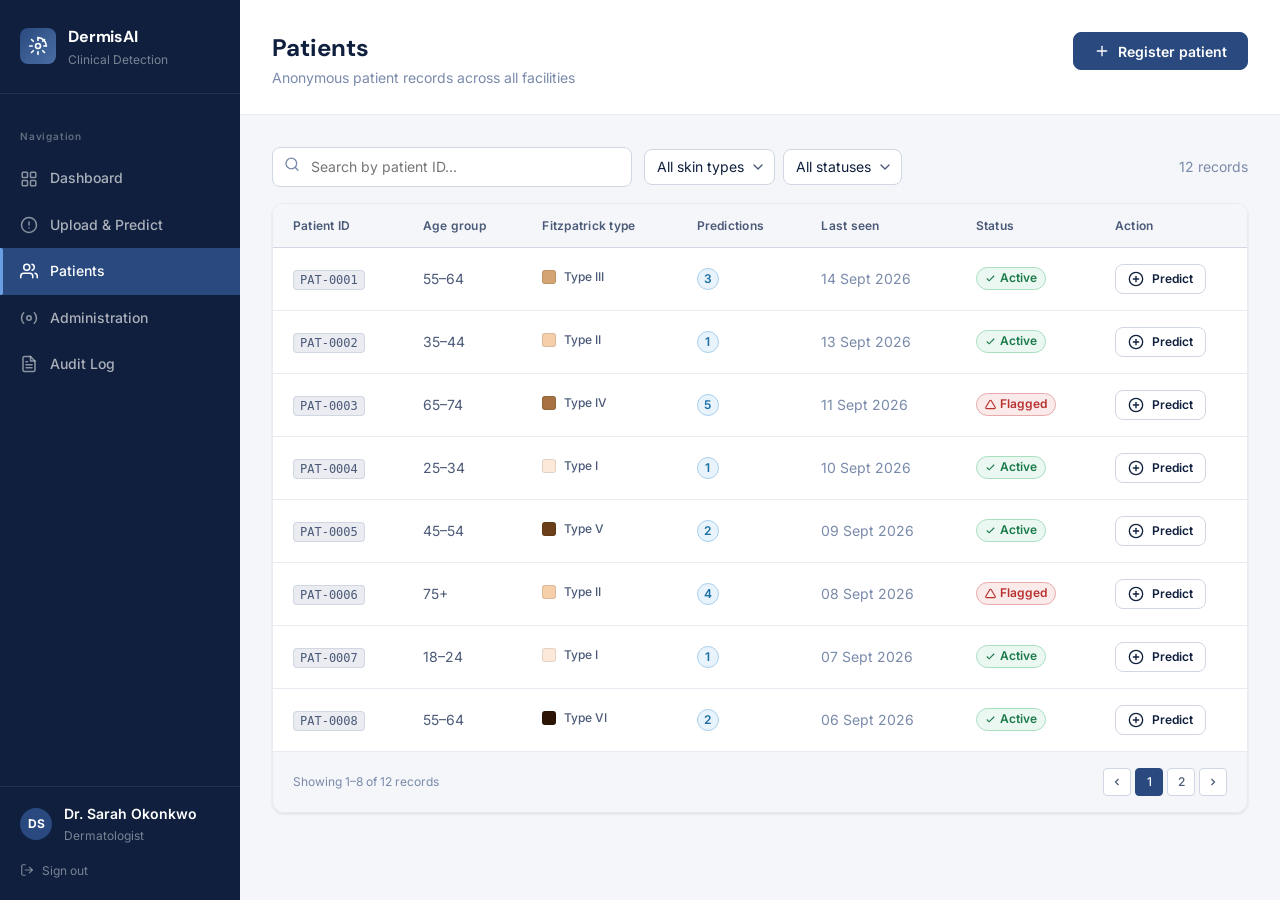
<file: frontend/pages/patients.html>
<!DOCTYPE html>
<html lang="en">
<head>
  <meta charset="UTF-8" />
  <meta name="viewport" content="width=device-width, initial-scale=1.0" />
  <title>Patients — DermisAI</title>
  <link rel="preconnect" href="https://fonts.googleapis.com" />
  <link rel="preconnect" href="https://fonts.gstatic.com" crossorigin />
  <link href="https://fonts.googleapis.com/css2?family=DM+Sans:wght@400;500;600;700&family=Inter:wght@400;500;600&display=swap" rel="stylesheet" />
  <link rel="stylesheet" href="../css/style.css" />
  <style>
    .pred-count { display:inline-flex;align-items:center;justify-content:center;width:22px;height:22px;border-radius:50%;background:var(--color-bg-alt);border:1px solid var(--color-border);font-size:var(--text-xs);font-weight:var(--weight-semibold);color:var(--color-text-secondary); }
    .pred-count.has-data { background:var(--color-info-light);border-color:var(--color-info-border);color:var(--color-info); }
  </style>
</head>
<body>
<div class="app-layout">
  <div id="navMount"></div>
  <main class="main-content" id="mainContent">
    <div class="page-header">
      <div class="page-header-text">
        <h1 class="page-title">Patients</h1>
        <p class="page-subtitle">Anonymous patient records across all facilities</p>
      </div>
      <a href="upload.html" class="btn btn-primary">
        <svg viewBox="0 0 24 24" fill="none" stroke="currentColor" stroke-width="2" stroke-linecap="round" stroke-linejoin="round"><line x1="12" y1="5" x2="12" y2="19"/><line x1="5" y1="12" x2="19" y2="12"/></svg>
        Register patient
      </a>
    </div>
    <div class="page-body">
      <div class="table-toolbar">
        <div class="table-search">
          <div class="input-with-icon">
            <span class="input-icon"><svg viewBox="0 0 24 24" fill="none" stroke="currentColor" stroke-width="2" stroke-linecap="round" stroke-linejoin="round"><circle cx="11" cy="11" r="8"/><line x1="21" y1="21" x2="16.65" y2="16.65"/></svg></span>
            <input type="search" class="form-control" id="searchInput" placeholder="Search by patient ID..." aria-label="Search patients" />
          </div>
        </div>
        <div class="table-filters">
          <select class="filter-select" id="skinTypeFilter" aria-label="Filter by skin type">
            <option value="">All skin types</option>
            <option value="I">Type I</option><option value="II">Type II</option><option value="III">Type III</option>
            <option value="IV">Type IV</option><option value="V">Type V</option><option value="VI">Type VI</option>
          </select>
          <select class="filter-select" id="statusFilter" aria-label="Filter by status">
            <option value="">All statuses</option>
            <option value="active">Active</option><option value="flagged">Flagged</option>
          </select>
        </div>
        <div style="margin-left:auto"><span id="totalCount" class="text-sm text-muted"></span></div>
      </div>
      <div class="table-container" id="tableContainer">
        <table>
          <thead>
            <tr><th>Patient ID</th><th>Age group</th><th>Fitzpatrick type</th><th>Predictions</th><th>Last seen</th><th>Status</th><th>Action</th></tr>
          </thead>
          <tbody id="patientsTbody">
            <tr class="skeleton-row"><td colspan="7"><div class="skeleton skeleton-text" style="width:100%"></div></td></tr>
            <tr class="skeleton-row"><td colspan="7"><div class="skeleton skeleton-text" style="width:85%"></div></td></tr>
            <tr class="skeleton-row"><td colspan="7"><div class="skeleton skeleton-text" style="width:92%"></div></td></tr>
          </tbody>
        </table>
        <div id="paginationMount"></div>
      </div>
    </div>
  </main>
</div>

<script>
/* ── Shared nav ── */
var DEMO_CURRENT_USER = (function() {
  try { return JSON.parse(sessionStorage.getItem("dermis_user")) || { name: "Dr. Sarah Okonkwo", role: "dermatologist" }; } catch(e) { return { name: "Dr. Sarah Okonkwo", role: "dermatologist" }; }
})();
var NAV_LINKS = [
  {href:"dashboard.html",label:"Dashboard",icon:"dashboard"},
  {href:"upload.html",label:"Upload & Predict",icon:"upload"},
  {href:"patients.html",label:"Patients",icon:"patients"},
  {href:"admin.html",label:"Administration",icon:"admin"},
  {href:"audit.html",label:"Audit Log",icon:"audit"},
];
var NAV_ICONS = {
  logo:      '<svg viewBox="0 0 24 24" fill="none" stroke="currentColor" stroke-width="2" stroke-linecap="round" stroke-linejoin="round"><path d="M12 2a10 10 0 0 1 10 10"/><circle cx="12" cy="12" r="3"/><path d="M12 2v3M12 19v3M4.22 4.22l2.12 2.12M17.66 17.66l2.12 2.12M2 12h3M19 12h3M4.22 19.78l2.12-2.12M17.66 6.34l2.12-2.12"/></svg>',
  dashboard: '<svg viewBox="0 0 24 24" fill="none" stroke="currentColor" stroke-width="2" stroke-linecap="round" stroke-linejoin="round"><rect x="3" y="3" width="7" height="7" rx="1"/><rect x="14" y="3" width="7" height="7" rx="1"/><rect x="3" y="14" width="7" height="7" rx="1"/><rect x="14" y="14" width="7" height="7" rx="1"/></svg>',
  upload:    '<svg viewBox="0 0 24 24" fill="none" stroke="currentColor" stroke-width="2" stroke-linecap="round" stroke-linejoin="round"><circle cx="12" cy="12" r="10"/><path d="M12 8v4M12 16h.01"/></svg>',
  patients:  '<svg viewBox="0 0 24 24" fill="none" stroke="currentColor" stroke-width="2" stroke-linecap="round" stroke-linejoin="round"><path d="M17 21v-2a4 4 0 0 0-4-4H5a4 4 0 0 0-4 4v2"/><circle cx="9" cy="7" r="4"/><path d="M23 21v-2a4 4 0 0 0-3-3.87M16 3.13a4 4 0 0 1 0 7.75"/></svg>',
  admin:     '<svg viewBox="0 0 24 24" fill="none" stroke="currentColor" stroke-width="2" stroke-linecap="round" stroke-linejoin="round"><circle cx="12" cy="12" r="3"/><path d="M19.07 4.93a10 10 0 0 1 0 14.14M4.93 4.93a10 10 0 0 0 0 14.14"/></svg>',
  audit:     '<svg viewBox="0 0 24 24" fill="none" stroke="currentColor" stroke-width="2" stroke-linecap="round" stroke-linejoin="round"><path d="M14 2H6a2 2 0 0 0-2 2v16a2 2 0 0 0 2 2h12a2 2 0 0 0 2-2V8z"/><polyline points="14 2 14 8 20 8"/><line x1="16" y1="13" x2="8" y2="13"/><line x1="16" y1="17" x2="8" y2="17"/><line x1="10" y1="9" x2="8" y2="9"/></svg>',
  logout:    '<svg viewBox="0 0 24 24" fill="none" stroke="currentColor" stroke-width="2" stroke-linecap="round" stroke-linejoin="round"><path d="M9 21H5a2 2 0 0 1-2-2V5a2 2 0 0 1 2-2h4"/><polyline points="16 17 21 12 16 7"/><line x1="21" y1="12" x2="9" y2="12"/></svg>',
  menu:      '<svg viewBox="0 0 24 24" fill="none" stroke="currentColor" stroke-width="2" stroke-linecap="round" stroke-linejoin="round"><line x1="3" y1="6" x2="21" y2="6"/><line x1="3" y1="12" x2="21" y2="12"/><line x1="3" y1="18" x2="21" y2="18"/></svg>',
};
var ROLE_LABELS = {admin:"Administrator",dermatologist:"Dermatologist",general_practitioner:"General Practitioner",nurse:"Nurse"};
function initials(name){return name.split(" ").filter(Boolean).map(function(w){return w[0];}).join("").slice(0,2).toUpperCase();}
function currentPage(){return window.location.pathname.split("/").pop()||"index.html";}
function formatDate(iso){if(!iso)return "—";return new Date(iso).toLocaleDateString("en-GB",{day:"2-digit",month:"short",year:"numeric"});}
function debounce(fn,delay){var t;return function(){clearTimeout(t);t=setTimeout(fn,delay||300);};}

function initNav() {
  var user=DEMO_CURRENT_USER, page=currentPage();
  var navItems=NAV_LINKS.map(function(l){var a=page===l.href?"active":"";return '<a href="'+l.href+'" class="nav-item '+a+'" aria-current="'+(a?"page":"false")+'">'+NAV_ICONS[l.icon]+'<span>'+l.label+'</span></a>';}).join("");
  var sidebar='<aside class="sidebar" id="sidebar" role="navigation" aria-label="Main navigation"><div class="sidebar-header"><div class="sidebar-logo">'+NAV_ICONS.logo+'</div><div class="sidebar-brand"><span class="sidebar-brand-name">DermisAI</span><span class="sidebar-brand-sub">Clinical Detection</span></div></div><nav class="sidebar-nav"><div class="nav-section"><span class="nav-section-label">Navigation</span></div>'+navItems+'</nav><div class="sidebar-footer"><div class="sidebar-user"><div class="user-avatar">'+initials(user.name)+'</div><div class="user-info"><div class="user-name">'+user.name+'</div><div class="user-role">'+(ROLE_LABELS[user.role]||user.role)+'</div></div></div><a href="index.html" class="btn-logout">'+NAV_ICONS.logout+'<span>Sign out</span></a></div></aside><div class="sidebar-overlay" id="sidebarOverlay" aria-hidden="true"></div>';
  var link=NAV_LINKS.find(function(l){return l.href===page;});
  var mh='<header class="mobile-header" role="banner"><div class="mobile-header-brand">'+NAV_ICONS.logo+'<span>'+(link?link.label:"DermisAI")+'</span></div><button class="mobile-menu-btn" id="mobileMenuBtn" aria-label="Open navigation menu" aria-expanded="false">'+NAV_ICONS.menu+'</button></header>';
  var mount=document.getElementById("navMount");
  if(mount) mount.innerHTML=sidebar+mh;
  var mhEl=document.querySelector(".mobile-header"),al=document.querySelector(".app-layout");
  if(mhEl&&al&&al.contains(mhEl)) al.parentNode.insertBefore(mhEl,al);
  var btn=document.getElementById("mobileMenuBtn"),sb=document.getElementById("sidebar"),ov=document.getElementById("sidebarOverlay");
  if(btn&&sb&&ov){
    btn.addEventListener("click",function(){sb.classList.add("open");ov.classList.add("active");btn.setAttribute("aria-expanded","true");document.body.style.overflow="hidden";});
    ov.addEventListener("click",function(){sb.classList.remove("open");ov.classList.remove("active");btn.setAttribute("aria-expanded","false");document.body.style.overflow="";});
    document.addEventListener("keydown",function(e){if(e.key==="Escape"&&sb.classList.contains("open")){sb.classList.remove("open");ov.classList.remove("active");btn.setAttribute("aria-expanded","false");document.body.style.overflow="";}});
  }
}

/* ── Demo data ── */
var ALL_PATIENTS = [
  {id:"PAT-0001",age_group:"55–64",skin_type:"III",predictions:3,last_seen:"2026-09-14",status:"active"},
  {id:"PAT-0002",age_group:"35–44",skin_type:"II", predictions:1,last_seen:"2026-09-13",status:"active"},
  {id:"PAT-0003",age_group:"65–74",skin_type:"IV", predictions:5,last_seen:"2026-09-11",status:"flagged"},
  {id:"PAT-0004",age_group:"25–34",skin_type:"I",  predictions:1,last_seen:"2026-09-10",status:"active"},
  {id:"PAT-0005",age_group:"45–54",skin_type:"V",  predictions:2,last_seen:"2026-09-09",status:"active"},
  {id:"PAT-0006",age_group:"75+",  skin_type:"II", predictions:4,last_seen:"2026-09-08",status:"flagged"},
  {id:"PAT-0007",age_group:"18–24",skin_type:"I",  predictions:1,last_seen:"2026-09-07",status:"active"},
  {id:"PAT-0008",age_group:"55–64",skin_type:"VI", predictions:2,last_seen:"2026-09-06",status:"active"},
  {id:"PAT-0009",age_group:"45–54",skin_type:"III",predictions:3,last_seen:"2026-09-05",status:"active"},
  {id:"PAT-0010",age_group:"65–74",skin_type:"II", predictions:6,last_seen:"2026-09-04",status:"flagged"},
  {id:"PAT-0011",age_group:"35–44",skin_type:"IV", predictions:1,last_seen:"2026-09-03",status:"active"},
  {id:"PAT-0012",age_group:"25–34",skin_type:"V",  predictions:2,last_seen:"2026-09-02",status:"active"},
];

var currentFilters = {search:"",skin_type:"",status:"",page:1,perPage:8};

function fitzBadge(type) {
  return '<span class="fitz-badge"><span class="fitz-swatch fitz-'+type+'"></span>Type '+type+'</span>';
}
function statusBadge(status) {
  if(status==="flagged") return '<span class="badge badge-concern"><svg viewBox="0 0 24 24" fill="none" stroke="currentColor" stroke-width="2.5"><path d="M10.29 3.86L1.82 18a2 2 0 0 0 1.71 3h16.94a2 2 0 0 0 1.71-3L13.71 3.86a2 2 0 0 0-3.42 0z"/></svg>Flagged</span>';
  return '<span class="badge badge-active"><svg viewBox="0 0 24 24" fill="none" stroke="currentColor" stroke-width="2.5"><polyline points="20 6 9 17 4 12"/></svg>Active</span>';
}

function renderPagination(container, total, page, perPage, onPage) {
  var totalPages = Math.ceil(total/perPage);
  var start=(page-1)*perPage+1, end=Math.min(page*perPage,total);
  var pages="";
  for(var i=1;i<=totalPages;i++){
    if(i===1||i===totalPages||(i>=page-1&&i<=page+1)) pages+='<button class="page-btn'+(i===page?" active":"")+'" data-page="'+i+'">'+i+'</button>';
    else if(i===page-2||i===page+2) pages+='<span style="color:var(--color-text-muted);padding:0 4px">…</span>';
  }
  container.innerHTML='<div class="pagination"><div class="pagination-info">Showing '+start+'–'+end+' of '+total+' records</div><div class="pagination-controls"><button class="page-btn" data-page="'+(page-1)+'" '+(page<=1?"disabled":"")+' aria-label="Previous"><svg viewBox="0 0 24 24" fill="none" stroke="currentColor" stroke-width="2.5"><polyline points="15 18 9 12 15 6"/></svg></button>'+pages+'<button class="page-btn" data-page="'+(page+1)+'" '+(page>=totalPages?"disabled":"")+' aria-label="Next"><svg viewBox="0 0 24 24" fill="none" stroke="currentColor" stroke-width="2.5"><polyline points="9 18 15 12 9 6"/></svg></button></div></div>';
  container.querySelectorAll(".page-btn:not([disabled])").forEach(function(btn){
    btn.addEventListener("click",function(){var p=parseInt(btn.dataset.page,10);if(p&&p!==page) onPage(p);});
  });
}

function renderPatients() {
  var f=currentFilters;
  var filtered=ALL_PATIENTS.filter(function(p){
    return (!f.search||p.id.toLowerCase().includes(f.search.toLowerCase()))
      &&(!f.skin_type||p.skin_type===f.skin_type)
      &&(!f.status||p.status===f.status);
  });
  var total=filtered.length;
  document.getElementById("totalCount").textContent=total+" record"+(total!==1?"s":"");
  var start=(f.page-1)*f.perPage, items=filtered.slice(start,start+f.perPage);
  var tbody=document.getElementById("patientsTbody");
  if(!items.length){tbody.innerHTML='<tr><td colspan="7"><div class="state-container"><div class="state-icon empty"><svg viewBox="0 0 24 24" fill="none" stroke="currentColor" stroke-width="1.5"><circle cx="11" cy="11" r="8"/><line x1="21" y1="21" x2="16.65" y2="16.65"/></svg></div><p class="state-title">No patients found.</p><p class="state-description">Try adjusting your search or filter criteria.</p></div></td></tr>';document.getElementById("paginationMount").innerHTML="";return;}
  tbody.innerHTML=items.map(function(p){
    return '<tr><td><span class="patient-id">'+p.id+'</span></td><td style="color:var(--color-text-secondary)">'+p.age_group+'</td><td>'+fitzBadge(p.skin_type)+'</td><td><span class="pred-count'+(p.predictions>0?" has-data":"")+'">'+p.predictions+'</span></td><td style="color:var(--color-text-muted)">'+formatDate(p.last_seen)+'</td><td>'+statusBadge(p.status)+'</td><td><a href="upload.html" class="btn btn-secondary btn-sm"><svg viewBox="0 0 24 24" fill="none" stroke="currentColor" stroke-width="2" stroke-linecap="round" stroke-linejoin="round"><circle cx="12" cy="12" r="10"/><line x1="12" y1="8" x2="12" y2="16"/><line x1="8" y1="12" x2="16" y2="12"/></svg>Predict</a></td></tr>';
  }).join("");
  renderPagination(document.getElementById("paginationMount"),total,f.page,f.perPage,function(p){currentFilters.page=p;renderPatients();});
}

/* ── Boot ── */
initNav();
var searchInput=document.getElementById("searchInput");
var skinTypeFilter=document.getElementById("skinTypeFilter");
var statusFilter=document.getElementById("statusFilter");

var debouncedSearch=debounce(function(){currentFilters.search=searchInput.value.trim();currentFilters.page=1;renderPatients();});
searchInput.addEventListener("input",debouncedSearch);
skinTypeFilter.addEventListener("change",function(){currentFilters.skin_type=skinTypeFilter.value;currentFilters.page=1;renderPatients();});
statusFilter.addEventListener("change",function(){currentFilters.status=statusFilter.value;currentFilters.page=1;renderPatients();});

setTimeout(renderPatients, 400);
</script>
</body>
</html>
</file>
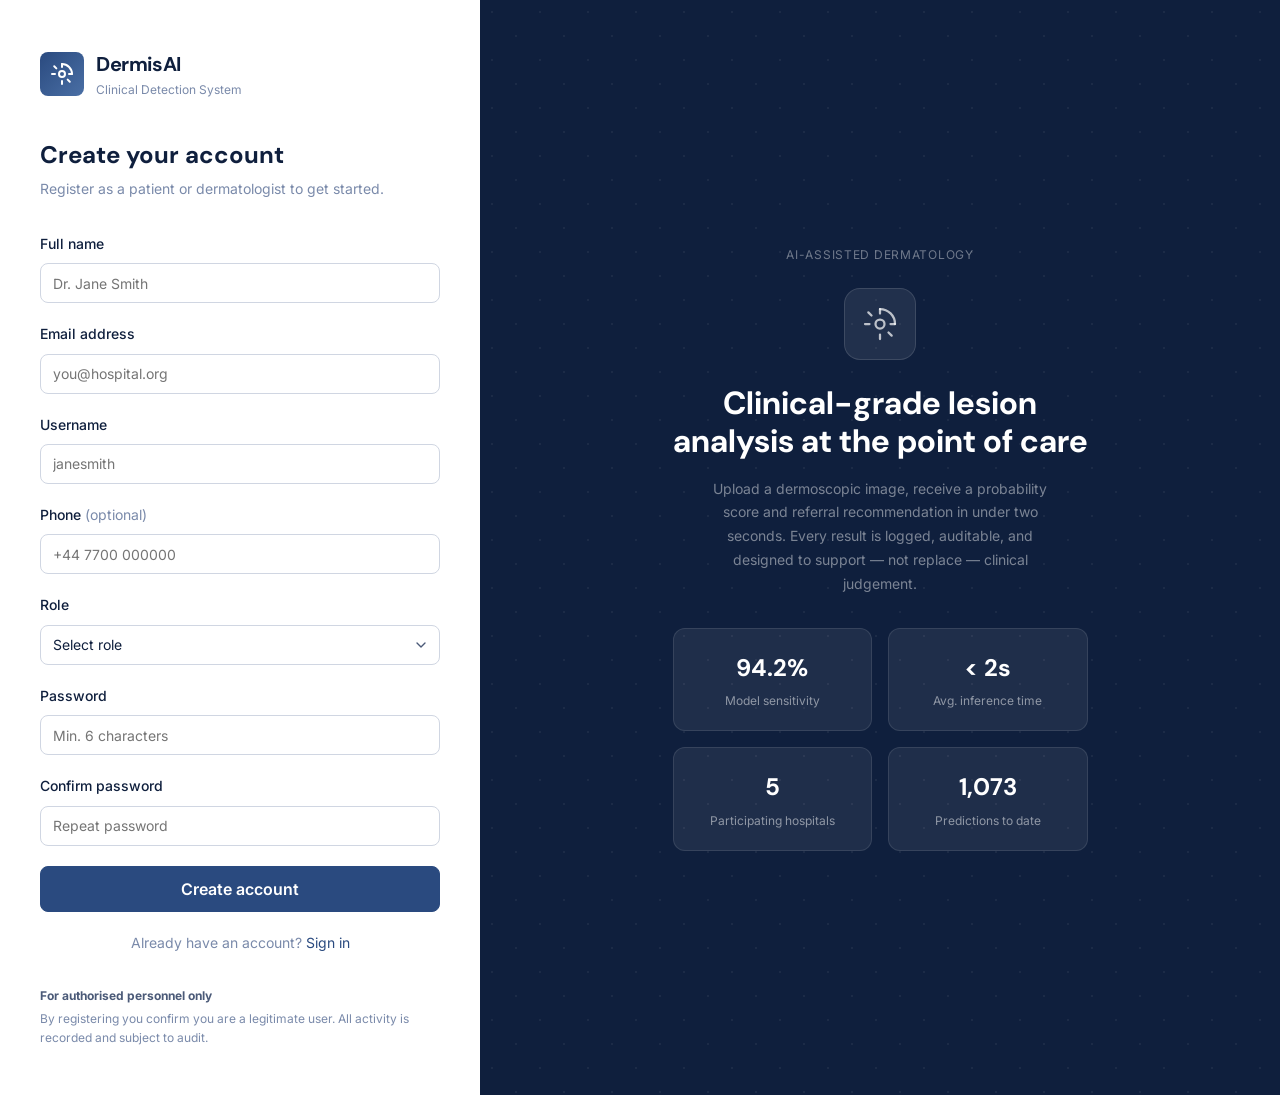
<file: frontend/pages/register.html>
<!DOCTYPE html>
<html lang="en">
<head>
  <meta charset="UTF-8" />
  <meta name="viewport" content="width=device-width, initial-scale=1.0" />
  <title>Create Account — DermisAI</title>
  <link rel="preconnect" href="https://fonts.googleapis.com" />
  <link rel="preconnect" href="https://fonts.gstatic.com" crossorigin />
  <link href="https://fonts.googleapis.com/css2?family=DM+Sans:wght@400;500;600;700&family=Inter:wght@400;500;600&display=swap" rel="stylesheet" />
  <link rel="stylesheet" href="../css/style.css" />
  <style>
    .login-btn-text { transition: opacity var(--transition-fast); }
    .login-btn-spinner { display: none; }
    .btn-loading .login-btn-text { display: none; }
    .btn-loading .login-btn-spinner { display: flex; align-items: center; gap: var(--space-2); }
    .register-error   { display: none; margin-bottom: var(--space-4); }
    .register-success { display: none; margin-bottom: var(--space-4); }
    .register-error.visible   { display: flex; }
    .register-success.visible { display: flex; }
    .login-visual-label { font-size: var(--text-xs); color: rgba(255,255,255,0.40); letter-spacing: 0.06em; margin-bottom: var(--space-6); }
    .login-visual-icon  { width: 72px; height: 72px; border-radius: var(--radius-xl); background: rgba(255,255,255,0.08); border: 1px solid rgba(255,255,255,0.12); display: flex; align-items: center; justify-content: center; margin: 0 auto var(--space-6); }
    .login-visual-icon svg { width: 36px; height: 36px; color: rgba(255,255,255,0.7); }
    .login-visual-body { font-size: var(--text-sm); color: rgba(255,255,255,0.45); line-height: 1.7; max-width: 340px; margin: 0 auto var(--space-8); }
  </style>
</head>
<body>
<main class="login-layout">
  <!-- ── Left: registration form ────────────────────────────────────────── -->
  <section class="login-panel" aria-labelledby="registerHeading">

    <div class="login-logo">
      <div class="login-logo-icon">
        <svg viewBox="0 0 24 24" fill="none" stroke="currentColor" stroke-width="2" stroke-linecap="round" stroke-linejoin="round"><path d="M12 2a10 10 0 0 1 10 10"/><circle cx="12" cy="12" r="3"/><path d="M12 2v3M12 19v3M4.22 4.22l2.12 2.12M17.66 17.66l2.12 2.12M2 12h3M19 12h3"/></svg>
      </div>
      <div>
        <div class="login-logo-name">DermisAI</div>
        <div class="login-logo-sub">Clinical Detection System</div>
      </div>
    </div>

    <h1 class="login-heading" id="registerHeading">Create your account</h1>
    <p class="login-subheading">Register as a patient or dermatologist to get started.</p>

    <!-- Error alert -->
    <div class="alert alert-error register-error" role="alert" id="registerError">
      <svg viewBox="0 0 24 24" fill="none" stroke="currentColor" stroke-width="2" stroke-linecap="round" stroke-linejoin="round"><circle cx="12" cy="12" r="10"/><line x1="12" y1="8" x2="12" y2="12"/><line x1="12" y1="16" x2="12.01" y2="16"/></svg>
      <span id="registerErrorMsg">Something went wrong.</span>
    </div>

    <!-- Success alert -->
    <div class="alert alert-success register-success" role="status" id="registerSuccess">
      <svg viewBox="0 0 24 24" fill="none" stroke="currentColor" stroke-width="2" stroke-linecap="round" stroke-linejoin="round"><polyline points="20 6 9 17 4 12"/></svg>
      <span>Account created! Redirecting to login...</span>
    </div>

    <form id="registerForm" novalidate>

      <!-- Full name -->
      <div class="form-group">
        <label class="form-label" for="fullNameInput">Full name</label>
        <input type="text" class="form-control" id="fullNameInput" name="full_name"
               placeholder="Dr. Jane Smith" autocomplete="name" required />
      </div>

      <!-- Email -->
      <div class="form-group">
        <label class="form-label" for="emailInput">Email address</label>
        <input type="email" class="form-control" id="emailInput" name="email"
               placeholder="you@hospital.org" autocomplete="email" required />
      </div>

      <!-- Username -->
      <div class="form-group">
        <label class="form-label" for="usernameInput">Username</label>
        <input type="text" class="form-control" id="usernameInput" name="username"
               placeholder="janesmith" autocomplete="username" required />
      </div>

      <!-- Phone (optional) -->
      <div class="form-group">
        <label class="form-label" for="phoneInput">
          Phone <span style="font-weight:var(--weight-regular);color:var(--color-text-muted)">(optional)</span>
        </label>
        <input type="tel" class="form-control" id="phoneInput" name="phone"
               placeholder="+44 7700 000000" autocomplete="tel" />
      </div>

      <!-- Role -->
      <div class="form-group">
        <label class="form-label" for="roleSelect">Role</label>
        <select class="form-control" id="roleSelect" name="role" required>
          <option value="">Select role</option>
          <option value="patient">Patient</option>
          <option value="dermatologist">Dermatologist</option>
        </select>
      </div>

      <!-- Password -->
      <div class="form-group">
        <label class="form-label" for="passwordInput">Password</label>
        <input type="password" class="form-control" id="passwordInput" name="password"
               placeholder="Min. 6 characters" autocomplete="new-password" required minlength="6" />
      </div>

      <!-- Confirm password -->
      <div class="form-group">
        <label class="form-label" for="confirmPasswordInput">Confirm password</label>
        <input type="password" class="form-control" id="confirmPasswordInput"
               placeholder="Repeat password" autocomplete="new-password" required minlength="6" />
      </div>

      <button type="submit" class="btn btn-primary btn-lg btn-full" id="registerBtn">
        <span class="login-btn-text">Create account</span>
        <span class="login-btn-spinner"><span class="spinner spinner-sm"></span>Creating account...</span>
      </button>

    </form>

    <p style="margin-top:var(--space-5);text-align:center;font-size:var(--text-sm);color:var(--color-text-muted)">
      Already have an account? <a href="index.html">Sign in</a>
    </p>

    <div class="login-footer">
      <strong>For authorised personnel only</strong>
      By registering you confirm you are a legitimate user.
      All activity is recorded and subject to audit.
    </div>

  </section>

  <!-- ── Right: decorative visual ────────────────────────────────────────── -->
  <div class="login-visual" aria-hidden="true">
    <div class="login-visual-pattern"></div>
    <div class="login-visual-content">
      <p class="login-visual-label">AI-ASSISTED DERMATOLOGY</p>
      <div class="login-visual-icon">
        <svg viewBox="0 0 24 24" fill="none" stroke="currentColor" stroke-width="1.5" stroke-linecap="round" stroke-linejoin="round"><path d="M12 2a10 10 0 0 1 10 10"/><circle cx="12" cy="12" r="3"/><path d="M12 2v3M12 19v3M4.22 4.22l2.12 2.12M17.66 17.66l2.12 2.12M2 12h3M19 12h3"/></svg>
      </div>
      <h2 class="login-visual-title">Clinical-grade lesion<br>analysis at the point of care</h2>
      <p class="login-visual-body">Upload a dermoscopic image, receive a probability score and referral recommendation in under two seconds. Every result is logged, auditable, and designed to support — not replace — clinical judgement.</p>
      <div class="login-visual-stats">
        <div class="login-stat"><div class="login-stat-value">94.2%</div><div class="login-stat-label">Model sensitivity</div></div>
        <div class="login-stat"><div class="login-stat-value">&lt; 2s</div><div class="login-stat-label">Avg. inference time</div></div>
        <div class="login-stat"><div class="login-stat-value">5</div><div class="login-stat-label">Participating hospitals</div></div>
        <div class="login-stat"><div class="login-stat-value">1,073</div><div class="login-stat-label">Predictions to date</div></div>
      </div>
    </div>
  </div>
</main>

<script>
  var API_BASE = "/api";

  var form                = document.getElementById("registerForm");
  var registerBtn         = document.getElementById("registerBtn");
  var registerError       = document.getElementById("registerError");
  var registerErrorMsg    = document.getElementById("registerErrorMsg");
  var registerSuccess     = document.getElementById("registerSuccess");
  var fullNameInput       = document.getElementById("fullNameInput");
  var emailInput          = document.getElementById("emailInput");
  var usernameInput       = document.getElementById("usernameInput");
  var phoneInput          = document.getElementById("phoneInput");
  var roleSelect          = document.getElementById("roleSelect");
  var passwordInput       = document.getElementById("passwordInput");
  var confirmPasswordInput = document.getElementById("confirmPasswordInput");

  function setLoading(on) {
    registerBtn.classList.toggle("btn-loading", on);
    registerBtn.disabled = on;
  }

  function showError(msg) {
    registerErrorMsg.textContent = msg;
    registerError.classList.add("visible");
    registerSuccess.classList.remove("visible");
  }

  function hideError() {
    registerError.classList.remove("visible");
  }

  function validate() {
    var fullName = fullNameInput.value.trim();
    var email    = emailInput.value.trim();
    var username = usernameInput.value.trim();
    var role     = roleSelect.value;
    var password = passwordInput.value;
    var confirm  = confirmPasswordInput.value;

    if (!fullName)  { showError("Full name is required."); return false; }
    if (!email || !/^[^\s@]+@[^\s@]+\.[^\s@]+$/.test(email)) {
      showError("Please enter a valid email address."); return false;
    }
    if (!username)  { showError("Username is required."); return false; }
    if (!role)      { showError("Please select a role."); return false; }
    if (password.length < 6) {
      showError("Password must be at least 6 characters."); return false;
    }
    if (password !== confirm) {
      showError("Passwords do not match."); return false;
    }
    return true;
  }

  form.addEventListener("submit", function(e) {
    e.preventDefault();
    hideError();
    if (!validate()) return;
    setLoading(true);

    var payload = {
      full_name: fullNameInput.value.trim(),
      email:     emailInput.value.trim(),
      username:  usernameInput.value.trim(),
      role:      roleSelect.value,
      password:  passwordInput.value,
    };
    var phone = phoneInput.value.trim();
    if (phone) { payload.phone = phone; }

    fetch(API_BASE + "/auth/register", {
      method:  "POST",
      headers: { "Content-Type": "application/json" },
      body:    JSON.stringify(payload),
    })
    .then(function(response) {
      return response.json().then(function(data) {
        return { status: response.status, data: data };
      });
    })
    .then(function(result) {
      if (result.status === 201 && result.data.success) {
        registerSuccess.classList.add("visible");
        setTimeout(function() {
          window.location.href = "index.html";
        }, 1500);
      } else {
        var msg = (result.data && result.data.message)
          ? result.data.message
          : "Registration failed. Please try again.";
        showError(msg);
        setLoading(false);
      }
    })
    .catch(function() {
      showError("Cannot reach the server. Is the backend running?");
      setLoading(false);
    });
  });
</script>
</body>
</html>
</file>
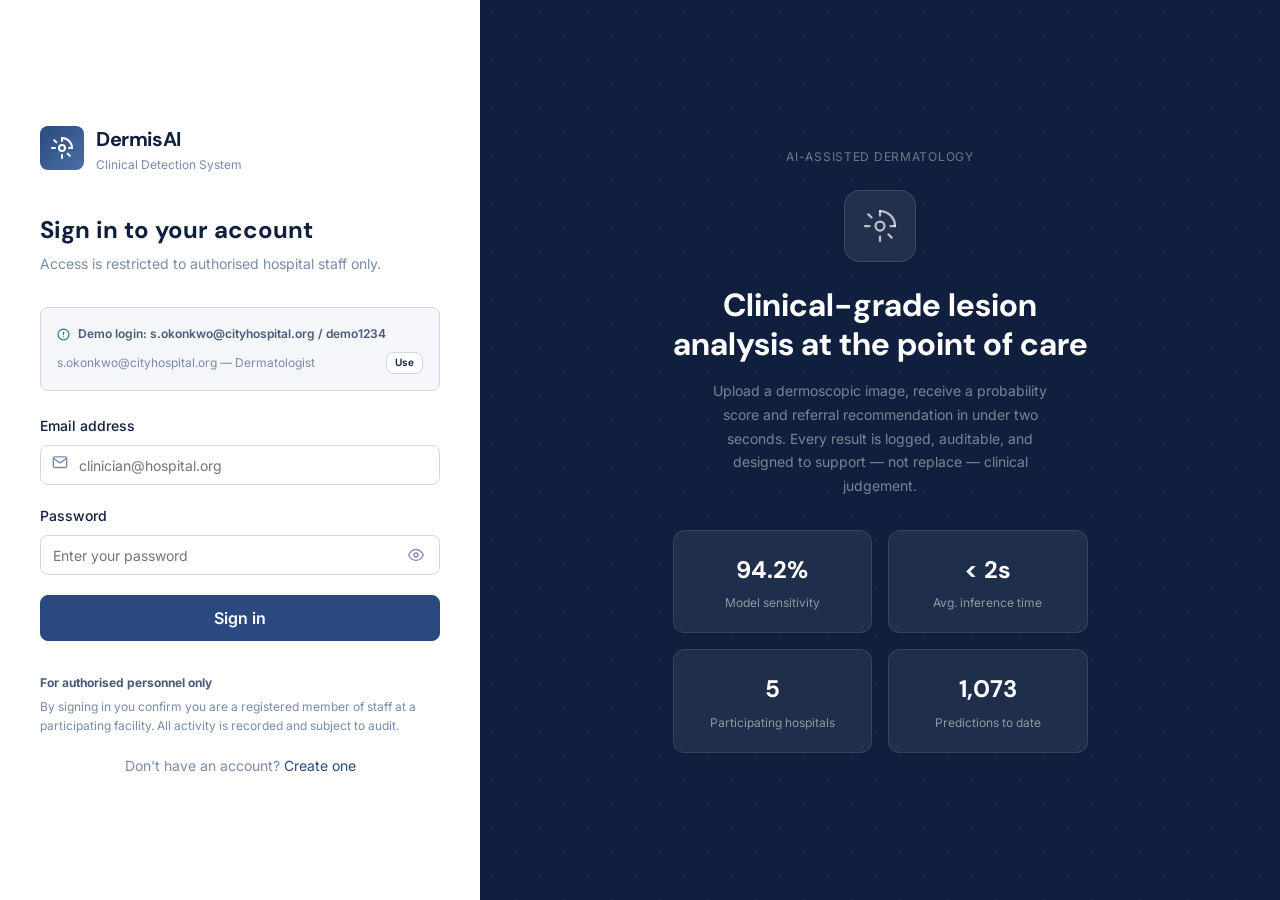
<file: frontend/pages/upload.html>
<!DOCTYPE html>
<html lang="en">
<head>
  <meta charset="UTF-8" />
  <meta name="viewport" content="width=device-width, initial-scale=1.0" />
  <title>Upload &amp; Predict — DermisAI</title>
  <link rel="preconnect" href="https://fonts.googleapis.com" />
  <link rel="preconnect" href="https://fonts.gstatic.com" crossorigin />
  <link href="https://fonts.googleapis.com/css2?family=DM+Sans:wght@400;500;600;700&family=Inter:wght@400;500;600&display=swap" rel="stylesheet" />
  <link rel="stylesheet" href="../css/style.css" />
  <style>
    .upload-layout { display:grid;grid-template-columns:420px 1fr;gap:var(--space-6);align-items:start; }
    @media(max-width:960px){.upload-layout{grid-template-columns:1fr;}}
    .step-indicator { display:flex;align-items:center;gap:0;margin-bottom:var(--space-8); }
    .step { display:flex;align-items:center;gap:var(--space-2); }
    .step-num { width:28px;height:28px;border-radius:50%;border:2px solid var(--color-border);display:flex;align-items:center;justify-content:center;font-size:var(--text-xs);font-weight:var(--weight-bold);color:var(--color-text-muted);background:var(--color-surface);flex-shrink:0;transition:all var(--transition-base); }
    .step-num.active { border-color:var(--color-slate);background:var(--color-slate);color:#fff; }
    .step-num.done   { border-color:var(--color-healthy);background:var(--color-healthy);color:#fff; }
    .step-label { font-size:var(--text-xs);font-weight:var(--weight-medium);color:var(--color-text-muted);white-space:nowrap; }
    .step-label.active { color:var(--color-slate);font-weight:var(--weight-semibold); }
    .step-connector { flex:1;height:1px;background:var(--color-border);margin:0 var(--space-3); }
    .form-section-title { font-size:var(--text-sm);font-weight:var(--weight-semibold);color:var(--color-text-primary);margin-bottom:var(--space-4);padding-bottom:var(--space-3);border-bottom:1px solid var(--color-border-light);display:flex;align-items:center;gap:var(--space-2); }
    .form-section-title svg { width:16px;height:16px;color:var(--color-text-muted); }
    .result-panel { display:none; }
    .result-panel.visible { display:block; }
    .empty-panel { display:flex;flex-direction:column;align-items:center;justify-content:center;min-height:400px;text-align:center;gap:var(--space-4); }
    .empty-panel svg { width:48px;height:48px;color:var(--color-border); }
    .empty-panel-title { font-size:var(--text-base);font-weight:var(--weight-semibold);color:var(--color-text-muted); }
    .empty-panel-sub { font-size:var(--text-sm);color:var(--color-text-muted);max-width:280px; }
    .processing-panel { display:none;flex-direction:column;align-items:center;justify-content:center;min-height:400px;text-align:center;gap:var(--space-5); }
    .processing-panel.visible { display:flex; }
    .processing-icon { width:72px;height:72px;border-radius:var(--radius-full);background:var(--color-info-light);display:flex;align-items:center;justify-content:center;position:relative; }
    .processing-icon .spinner { position:absolute;width:72px;height:72px;border-width:3px;border-color:rgba(29,111,164,0.15);border-top-color:var(--color-info); }
    .processing-icon svg { width:32px;height:32px;color:var(--color-info);position:relative;z-index:1; }
    .processing-title { font-size:var(--text-xl);font-weight:var(--weight-semibold); }
    .processing-sub { font-size:var(--text-sm);color:var(--color-text-muted); }
    .processing-steps { display:flex;flex-direction:column;gap:var(--space-3);text-align:left;min-width:220px; }
    .proc-step { display:flex;align-items:center;gap:var(--space-3);font-size:var(--text-sm);color:var(--color-text-muted); }
    .proc-step svg { width:16px;height:16px;flex-shrink:0; }
    .proc-step.done   { color:var(--color-healthy); }
    .proc-step.active { color:var(--color-text-primary);font-weight:var(--weight-medium); }
    .verified-tag { display:inline-flex;align-items:center;gap:var(--space-1);font-size:var(--text-xs);font-weight:var(--weight-medium);color:var(--color-info);background:var(--color-info-light);border:1px solid var(--color-info-border);padding:2px 8px;border-radius:var(--radius-full); }
    .verified-tag svg { width:11px;height:11px; }
    .result-metric-value.large { font-size:var(--text-2xl); }
  </style>
</head>
<body>
<div class="app-layout">
  <div id="navMount"></div>
  <main class="main-content" id="mainContent">
    <div class="page-header">
      <div class="page-header-text">
        <h1 class="page-title">Upload &amp; Predict</h1>
        <p class="page-subtitle">Submit a dermoscopic image for AI analysis</p>
      </div>
    </div>
    <div class="page-body">
      <div class="upload-layout">
        <!-- LEFT: Form -->
        <div>
          <div class="step-indicator" id="stepIndicator">
            <div class="step"><div class="step-num active" id="step1Num">1</div><span class="step-label active" id="step1Label">Patient</span></div>
            <div class="step-connector"></div>
            <div class="step"><div class="step-num" id="step2Num">2</div><span class="step-label" id="step2Label">Image</span></div>
            <div class="step-connector"></div>
            <div class="step"><div class="step-num" id="step3Num">3</div><span class="step-label" id="step3Label">Analyse</span></div>
          </div>
          <form id="predictForm" novalidate>
            <div class="card">
              <div class="card-body">
                <div class="form-section-title">
                  <svg viewBox="0 0 24 24" fill="none" stroke="currentColor" stroke-width="2" stroke-linecap="round" stroke-linejoin="round"><path d="M17 21v-2a4 4 0 0 0-4-4H5a4 4 0 0 0-4 4v2"/><circle cx="9" cy="7" r="4"/></svg>
                  Patient record
                </div>
                <div class="form-group">
                  <label class="form-label" for="patientMode">Patient</label>
                  <select class="form-control" id="patientMode">
                    <option value="existing">Select existing patient</option>
                    <option value="new">Register new patient</option>
                  </select>
                </div>
                <div id="existingPatientPanel">
                  <div class="form-group">
                    <label class="form-label" for="patientSelect">Select patient</label>
                    <select class="form-control" id="patientSelect" required>
                      <option value="">— Select patient —</option>
                      <option value="PAT-0001">PAT-0001 · Age 55–64 · Fitzpatrick III</option>
                      <option value="PAT-0002">PAT-0002 · Age 35–44 · Fitzpatrick II</option>
                      <option value="PAT-0003">PAT-0003 · Age 65–74 · Fitzpatrick IV</option>
                      <option value="PAT-0004">PAT-0004 · Age 25–34 · Fitzpatrick I</option>
                      <option value="PAT-0005">PAT-0005 · Age 45–54 · Fitzpatrick V</option>
                      <option value="PAT-0006">PAT-0006 · Age 75+ · Fitzpatrick II</option>
                    </select>
                  </div>
                </div>
                <div id="newPatientPanel" class="hidden">
                  <div class="grid-form-2">
                    <div class="form-group">
                      <label class="form-label" for="ageGroup">Age group</label>
                      <select class="form-control" id="ageGroup">
                        <option value="">Select age group</option>
                        <option>Under 18</option><option>18–24</option><option>25–34</option><option>35–44</option>
                        <option>45–54</option><option>55–64</option><option>65–74</option><option>75+</option>
                      </select>
                    </div>
                    <div class="form-group">
                      <label class="form-label" for="skinType">Fitzpatrick skin type</label>
                      <select class="form-control" id="skinType">
                        <option value="">Select type</option>
                        <option value="I">Type I — Very fair</option><option value="II">Type II — Fair</option>
                        <option value="III">Type III — Medium</option><option value="IV">Type IV — Olive</option>
                        <option value="V">Type V — Brown</option><option value="VI">Type VI — Dark brown / Black</option>
                      </select>
                    </div>
                  </div>
                  <p class="form-hint" style="margin-top:calc(var(--space-2)*-1);margin-bottom:var(--space-4)">Patient IDs are auto-generated. No personal identifiers are stored.</p>
                </div>

                <div class="divider"></div>

                <div class="form-section-title">
                  <svg viewBox="0 0 24 24" fill="none" stroke="currentColor" stroke-width="2" stroke-linecap="round" stroke-linejoin="round"><circle cx="12" cy="12" r="3"/><path d="M12 2v3M12 19v3M4.22 4.22l2.12 2.12M17.66 17.66l2.12 2.12M2 12h3M19 12h3M4.22 19.78l2.12-2.12M17.66 6.34l2.12-2.12"/></svg>
                  Lesion details
                </div>
                <div class="grid-form-2">
                  <div class="form-group">
                    <label class="form-label" for="locationInput">Anatomical location</label>
                    <select class="form-control" id="locationInput" required>
                      <option value="">Select location</option>
                      <optgroup label="Head &amp; Neck"><option>Scalp</option><option>Face</option><option>Left temple</option><option>Right temple</option><option>Neck</option><option>Ear</option></optgroup>
                      <optgroup label="Trunk"><option>Upper chest</option><option>Lower chest</option><option>Upper back</option><option>Lower back</option><option>Abdomen</option></optgroup>
                      <optgroup label="Upper limb"><option>Right shoulder</option><option>Left shoulder</option><option>Right upper arm</option><option>Left upper arm</option><option>Right forearm</option><option>Left forearm</option><option>Right hand</option><option>Left hand</option></optgroup>
                      <optgroup label="Lower limb"><option>Right thigh</option><option>Left thigh</option><option>Right calf</option><option>Left calf</option><option>Right foot</option><option>Left foot</option></optgroup>
                    </select>
                    <div class="form-error hidden" id="locationError">
                      <svg viewBox="0 0 24 24" fill="none" stroke="currentColor" stroke-width="2"><circle cx="12" cy="12" r="10"/><line x1="12" y1="8" x2="12" y2="12"/><line x1="12" y1="16" x2="12.01" y2="16"/></svg>
                      Please select a location.
                    </div>
                  </div>
                  <div class="form-group">
                    <label class="form-label" for="sizeInput">Approximate size (mm)</label>
                    <input type="number" class="form-control" id="sizeInput" placeholder="e.g. 8" min="1" max="200" />
                    <span class="form-hint">Longest diameter</span>
                  </div>
                </div>

                <div class="divider"></div>

                <div class="form-section-title">
                  <svg viewBox="0 0 24 24" fill="none" stroke="currentColor" stroke-width="2" stroke-linecap="round" stroke-linejoin="round"><rect x="3" y="3" width="18" height="18" rx="2"/><circle cx="8.5" cy="8.5" r="1.5"/><polyline points="21 15 16 10 5 21"/></svg>
                  Lesion image
                </div>
                <div id="uploadZoneWrap">
                  <div class="upload-zone" id="uploadZone">
                    <input type="file" id="imageInput" accept="image/jpeg,image/png,image/webp" aria-label="Upload lesion image" />
                    <div class="upload-zone-icon"><svg viewBox="0 0 24 24" fill="none" stroke="currentColor" stroke-width="1.5" stroke-linecap="round" stroke-linejoin="round"><path d="M21 15v4a2 2 0 0 1-2 2H5a2 2 0 0 1-2-2v-4"/><polyline points="17 8 12 3 7 8"/><line x1="12" y1="3" x2="12" y2="15"/></svg></div>
                    <div class="upload-zone-title">Drag &amp; drop or click to upload</div>
                    <div class="upload-zone-hint">JPEG, PNG, WEBP — max 10 MB</div>
                  </div>
                  <div class="form-error hidden" id="imageError" style="margin-top:var(--space-2)">
                    <svg viewBox="0 0 24 24" fill="none" stroke="currentColor" stroke-width="2"><circle cx="12" cy="12" r="10"/><line x1="12" y1="8" x2="12" y2="12"/><line x1="12" y1="16" x2="12.01" y2="16"/></svg>
                    Please upload a lesion image.
                  </div>
                </div>
                <div id="previewWrap" class="hidden" style="margin-top:var(--space-3)">
                  <div class="upload-preview" id="uploadPreview">
                    <img id="previewImg" src="" alt="Lesion preview" />
                    <button type="button" class="upload-preview-remove" id="removeImage" aria-label="Remove image">
                      <svg viewBox="0 0 24 24" fill="none" stroke="currentColor" stroke-width="2.5"><line x1="18" y1="6" x2="6" y2="18"/><line x1="6" y1="6" x2="18" y2="18"/></svg>
                    </button>
                  </div>
                </div>
              </div>
              <div class="card-footer" style="display:flex;justify-content:flex-end;gap:var(--space-3)">
                <button type="button" class="btn btn-secondary" id="resetBtn">
                  <svg viewBox="0 0 24 24" fill="none" stroke="currentColor" stroke-width="2" stroke-linecap="round" stroke-linejoin="round"><path d="M3 12a9 9 0 1 0 9-9 9.75 9.75 0 0 0-6.74 2.74L3 8"/><path d="M3 3v5h5"/></svg>
                  Reset
                </button>
                <button type="submit" class="btn btn-primary" id="submitBtn">
                  <svg viewBox="0 0 24 24" fill="none" stroke="currentColor" stroke-width="2" stroke-linecap="round" stroke-linejoin="round"><circle cx="12" cy="12" r="10"/><path d="M12 8v4M12 16h.01"/></svg>
                  <span id="submitBtnText">Run analysis</span>
                </button>
              </div>
            </div>
          </form>
        </div>

        <!-- RIGHT: Result / empty / processing -->
        <div>
          <div id="emptyPanel" class="card">
            <div class="empty-panel">
              <svg viewBox="0 0 24 24" fill="none" stroke="currentColor" stroke-width="1" stroke-linecap="round" stroke-linejoin="round"><rect x="3" y="3" width="18" height="18" rx="2"/><circle cx="8.5" cy="8.5" r="1.5"/><polyline points="21 15 16 10 5 21"/></svg>
              <p class="empty-panel-title">No analysis yet</p>
              <p class="empty-panel-sub">Complete the form and upload an image to receive an AI prediction.</p>
            </div>
          </div>
          <div id="processingPanel" class="card processing-panel">
            <div class="processing-icon">
              <div class="spinner"></div>
              <svg viewBox="0 0 24 24" fill="none" stroke="currentColor" stroke-width="1.5" stroke-linecap="round" stroke-linejoin="round"><path d="M12 2a10 10 0 0 1 10 10"/><circle cx="12" cy="12" r="3"/><path d="M12 2v3M12 19v3M4.22 4.22l2.12 2.12M17.66 17.66l2.12 2.12M2 12h3M19 12h3"/></svg>
            </div>
            <p class="processing-title">Analysing image</p>
            <p class="processing-sub">The model is processing your submission</p>
            <div class="processing-steps">
              <div class="proc-step done" id="procStep1"><svg viewBox="0 0 24 24" fill="none" stroke="currentColor" stroke-width="2.5"><polyline points="20 6 9 17 4 12"/></svg>Image validated</div>
              <div class="proc-step active" id="procStep2"><div class="spinner spinner-sm"></div>Running inference model</div>
              <div class="proc-step" id="procStep3"><svg viewBox="0 0 24 24" fill="none" stroke="currentColor" stroke-width="2" opacity="0.3"><polyline points="20 6 9 17 4 12"/></svg>Generating report</div>
            </div>
          </div>
          <div id="resultPanel" class="result-panel"></div>
        </div>
      </div>
    </div>
  </main>
</div>

<script>
/* ── Auth guard & user ── */
  sessionStorage.removeItem("dermis_user");

  var API_BASE = "/api";
  var token    = localStorage.getItem("dermis_token");
  var rawUser  = localStorage.getItem("dermis_user");
  if (!token || !rawUser) { window.location.href = "index.html"; }
  var currentUser = JSON.parse(rawUser);
  if (currentUser.role !== "dermatologist") { window.location.href = "index.html"; }

  /* ── Icons ── */
  var LOGO_SVG   = '<svg viewBox="0 0 24 24" fill="none" stroke="currentColor" stroke-width="2" stroke-linecap="round" stroke-linejoin="round"><path d="M12 2a10 10 0 0 1 10 10"/><circle cx="12" cy="12" r="3"/><path d="M12 2v3M12 19v3M4.22 4.22l2.12 2.12M17.66 17.66l2.12 2.12M2 12h3M19 12h3M4.22 19.78l2.12-2.12M17.66 6.34l2.12-2.12"/></svg>';
  var LOGOUT_SVG = '<svg viewBox="0 0 24 24" fill="none" stroke="currentColor" stroke-width="2" stroke-linecap="round" stroke-linejoin="round"><path d="M9 21H5a2 2 0 0 1-2-2V5a2 2 0 0 1 2-2h4"/><polyline points="16 17 21 12 16 7"/><line x1="21" y1="12" x2="9" y2="12"/></svg>';
  var DASH_SVG   = '<svg viewBox="0 0 24 24" fill="none" stroke="currentColor" stroke-width="2" stroke-linecap="round" stroke-linejoin="round"><rect x="3" y="3" width="7" height="7" rx="1"/><rect x="14" y="3" width="7" height="7" rx="1"/><rect x="3" y="14" width="7" height="7" rx="1"/><rect x="14" y="14" width="7" height="7" rx="1"/></svg>';
  var UPLOAD_SVG = '<svg viewBox="0 0 24 24" fill="none" stroke="currentColor" stroke-width="2" stroke-linecap="round" stroke-linejoin="round"><circle cx="12" cy="12" r="10"/><path d="M12 8v4M12 16h.01"/></svg>';
  var APPT_SVG   = '<svg viewBox="0 0 24 24" fill="none" stroke="currentColor" stroke-width="2" stroke-linecap="round" stroke-linejoin="round"><rect x="3" y="4" width="18" height="18" rx="2" ry="2"/><line x1="16" y1="2" x2="16" y2="6"/><line x1="8" y1="2" x2="8" y2="6"/><line x1="3" y1="10" x2="21" y2="10"/></svg>';
  var MENU_SVG   = '<svg viewBox="0 0 24 24" fill="none" stroke="currentColor" stroke-width="2" stroke-linecap="round" stroke-linejoin="round"><line x1="3" y1="6" x2="21" y2="6"/><line x1="3" y1="12" x2="21" y2="12"/><line x1="3" y1="18" x2="21" y2="18"/></svg>';

  var ROLE_LABELS = { admin: "Administrator", dermatologist: "Dermatologist", patient: "Patient" };

  function initials(name) {
    return name.split(" ").filter(function(w){ return w; }).map(function(w){ return w[0]; }).join("").slice(0,2).toUpperCase();
  }

  /* ── Sidebar (2 items: Dashboard + Upload & Predict) ── */
  function initNav() {
    var navItems =
      '<a href="dashboard-doctor.html" class="nav-item">' + DASH_SVG + '<span>Dashboard</span></a>' +
      '<a href="upload.html" class="nav-item active" aria-current="page">' + UPLOAD_SVG + '<span>Upload &amp; Predict</span></a>' +
      '<a href="dashboard-doctor-appointments.html" class="nav-item">' + APPT_SVG + '<span>Appointments</span></a>';

    var sidebar =
      '<aside class="sidebar" id="sidebar" role="navigation" aria-label="Main navigation">' +
        '<div class="sidebar-header"><div class="sidebar-logo">' + LOGO_SVG + '</div>' +
        '<div class="sidebar-brand"><span class="sidebar-brand-name">DermisAI</span><span class="sidebar-brand-sub">Clinical Detection</span></div></div>' +
        '<nav class="sidebar-nav"><div class="nav-section"><span class="nav-section-label">Navigation</span></div>' + navItems + '</nav>' +
        '<div class="sidebar-footer"><div class="sidebar-user">' +
          '<div class="user-avatar">' + initials(currentUser.full_name || currentUser.email) + '</div>' +
          '<div class="user-info"><div class="user-name">' + (currentUser.full_name || currentUser.email) + '</div>' +
          '<div class="user-role">' + (ROLE_LABELS[currentUser.role] || currentUser.role) + '</div></div></div>' +
          '<a href="#" id="logoutLink" class="btn-logout">' + LOGOUT_SVG + '<span>Sign out</span></a>' +
        '</div></aside>' +
        '<div class="sidebar-overlay" id="sidebarOverlay" aria-hidden="true"></div>';

    var mobileHeader =
      '<header class="mobile-header" role="banner">' +
        '<div class="mobile-header-brand">' + LOGO_SVG + '<span>Upload &amp; Predict</span></div>' +
        '<button class="mobile-menu-btn" id="mobileMenuBtn" aria-label="Open navigation menu" aria-expanded="false">' + MENU_SVG + '</button>' +
      '</header>';

    var mount = document.getElementById("navMount");
    if (mount) { mount.innerHTML = sidebar + mobileHeader; }

    var mhEl = document.querySelector(".mobile-header"), al = document.querySelector(".app-layout");
    if (mhEl && al && al.contains(mhEl)) { al.parentNode.insertBefore(mhEl, al); }

    var btn = document.getElementById("mobileMenuBtn"), sb = document.getElementById("sidebar"), ov = document.getElementById("sidebarOverlay");
    if (btn && sb && ov) {
      btn.addEventListener("click", function(){ sb.classList.add("open"); ov.classList.add("active"); btn.setAttribute("aria-expanded","true"); document.body.style.overflow="hidden"; });
      ov.addEventListener("click",  function(){ sb.classList.remove("open"); ov.classList.remove("active"); btn.setAttribute("aria-expanded","false"); document.body.style.overflow=""; });
    }

    document.getElementById("logoutLink").addEventListener("click", function(e) {
      e.preventDefault();
      localStorage.removeItem("dermis_token");
      localStorage.removeItem("dermis_user");
      sessionStorage.removeItem("dermis_user");
      window.location.href = "index.html";
    });
  }

  initNav();

  /* ── Page logic ── */
  var selectedFile = null, lastResult = null;

var form=document.getElementById("predictForm");
var patientMode=document.getElementById("patientMode");
var existingPanel=document.getElementById("existingPatientPanel");
var newPatientPanel=document.getElementById("newPatientPanel");
var patientSelect=document.getElementById("patientSelect");
var imageInput=document.getElementById("imageInput");
var uploadZone=document.getElementById("uploadZone");
var uploadZoneWrap=document.getElementById("uploadZoneWrap");
var previewWrap=document.getElementById("previewWrap");
var previewImg=document.getElementById("previewImg");
var removeImageBtn=document.getElementById("removeImage");
var submitBtn=document.getElementById("submitBtn");
var submitBtnText=document.getElementById("submitBtnText");
var resetBtn=document.getElementById("resetBtn");
var emptyPanel=document.getElementById("emptyPanel");
var processingPanel=document.getElementById("processingPanel");
var resultPanel=document.getElementById("resultPanel");
var locationError=document.getElementById("locationError");
var imageError=document.getElementById("imageError");

patientMode.addEventListener("change",function(){
  var isNew=patientMode.value==="new";
  newPatientPanel.classList.toggle("hidden",!isNew);
  existingPanel.classList.toggle("hidden",isNew);
});

imageInput.addEventListener("change",function(){if(imageInput.files[0])setPreview(imageInput.files[0]);});
uploadZone.addEventListener("dragover",function(e){e.preventDefault();uploadZone.classList.add("dragover");});
uploadZone.addEventListener("dragleave",function(){uploadZone.classList.remove("dragover");});
uploadZone.addEventListener("drop",function(e){e.preventDefault();uploadZone.classList.remove("dragover");var f=e.dataTransfer.files[0];if(f&&f.type.startsWith("image/"))setPreview(f);});

function setPreview(file){
  selectedFile=file;
  previewImg.src=URL.createObjectURL(file);
  uploadZoneWrap.classList.add("hidden");
  previewWrap.classList.remove("hidden");
  imageError.classList.add("hidden");
  advanceStep(2);
}

removeImageBtn.addEventListener("click",function(){
  selectedFile=null;imageInput.value="";previewImg.src="";
  uploadZoneWrap.classList.remove("hidden");previewWrap.classList.add("hidden");retreatStep(2);
});

function advanceStep(step){
  if(step>=2){document.getElementById("step2Num").classList.add("active");document.getElementById("step2Label").classList.add("active");}
  if(step>=3){document.getElementById("step3Num").classList.add("active");document.getElementById("step3Label").classList.add("active");}
}
function retreatStep(step){
  if(step<=2){document.getElementById("step2Num").classList.remove("active","done");document.getElementById("step2Label").classList.remove("active");}
}

resetBtn.addEventListener("click",resetForm);
function resetForm(){
  form.reset();selectedFile=null;imageInput.value="";previewImg.src="";
  uploadZoneWrap.classList.remove("hidden");previewWrap.classList.add("hidden");
  newPatientPanel.classList.add("hidden");existingPanel.classList.remove("hidden");
  emptyPanel.style.display="";processingPanel.classList.remove("visible");
  resultPanel.classList.remove("visible");resultPanel.innerHTML="";
  locationError.classList.add("hidden");imageError.classList.add("hidden");
  ["step1Num","step2Num","step3Num"].forEach(function(id){document.getElementById(id).className="step-num";});
  ["step1Label","step2Label","step3Label"].forEach(function(id){document.getElementById(id).className="step-label";});
  document.getElementById("step1Num").classList.add("active");document.getElementById("step1Label").classList.add("active");
  submitBtn.disabled=false;submitBtnText.textContent="Run analysis";
}

form.addEventListener("submit",function(e){
  e.preventDefault();
  var valid=true;
  var location=document.getElementById("locationInput").value;
  if(!location){locationError.classList.remove("hidden");valid=false;}else{locationError.classList.add("hidden");}
  if(!selectedFile){imageError.classList.remove("hidden");valid=false;}else{imageError.classList.add("hidden");}
  if(!valid)return;

  emptyPanel.style.display="none";processingPanel.classList.add("visible");resultPanel.classList.remove("visible");
  submitBtn.disabled=true;submitBtnText.textContent="Analysing...";advanceStep(3);

  setTimeout(function(){
    document.getElementById("procStep2").className="proc-step done";
    document.getElementById("procStep2").innerHTML='<svg viewBox="0 0 24 24" fill="none" stroke="currentColor" stroke-width="2.5"><polyline points="20 6 9 17 4 12"/></svg>Running inference model';
    document.getElementById("procStep3").className="proc-step active";
    document.getElementById("procStep3").innerHTML='<div class="spinner spinner-sm"></div>Generating report';
  }, 900);

  // ── Fetch a real patient UUID, then POST the image ─────────────────────
  fetch(API_BASE + "/patients?limit=1", {
    headers: { "Authorization": "Bearer " + token }
  })
  .then(function(r) { return r.json(); })
  .then(function(patientResp) {
    var realPatientId = null;
    if (patientResp && patientResp.success && patientResp.patients && patientResp.patients.length > 0) {
      realPatientId = patientResp.patients[0].patient_id;
    }

    if (!realPatientId) {
      processingPanel.classList.remove("visible");
      emptyPanel.style.display = "";
      emptyPanel.querySelector(".empty-panel-title").textContent = "No patients found";
      emptyPanel.querySelector(".empty-panel-sub").textContent = "Please register a patient first before uploading an image.";
      submitBtn.disabled = false;
      submitBtnText.textContent = "Run analysis";
      return;
    }

    var formData = new FormData();
    formData.append("image", selectedFile);
    formData.append("location", location);
    formData.append("clinician_notes", "");
    formData.append("patient_id", realPatientId);

    return fetch(API_BASE + "/predictions", {
      method: "POST",
      headers: { "Authorization": "Bearer " + token },
      body: formData
    })
    .then(function(r) { return r.json().then(function(d){ return { status: r.status, data: d }; }); })
    .then(function(result) {
      processingPanel.classList.remove("visible");

      if (result.status === 401) {
        localStorage.removeItem("dermis_token");
        localStorage.removeItem("dermis_user");
        window.location.href = "index.html";
        return;
      }

      if (result.status === 201 && result.data.success) {
        var pred = result.data.prediction;
        lastResult = {
          id:            pred.prediction_id,
          patient:       realPatientId.slice(0, 8),
          clinician:     currentUser.full_name || currentUser.email,
          result:        pred.prediction,
          probability:   pred.cancer_probability,
          referral:      pred.referral_recommended,
          location:      location,
          processing_ms: pred.processing_time_ms,
          confidence:    pred.confidence,
          time:          pred.detection_timestamp,
          verified:      false
        };
        renderResult(lastResult);
      } else {
        emptyPanel.style.display = "";
        emptyPanel.querySelector(".empty-panel-title").textContent = "Analysis failed";
        emptyPanel.querySelector(".empty-panel-sub").textContent =
          (result.data && result.data.message) ? result.data.message : "Please try again.";
        submitBtn.disabled = false;
        submitBtnText.textContent = "Run analysis";
      }
    });
  })
  .catch(function(err) {
    processingPanel.classList.remove("visible");
    emptyPanel.style.display = "";
    emptyPanel.querySelector(".empty-panel-title").textContent = "Cannot reach the server";
    emptyPanel.querySelector(".empty-panel-sub").textContent = "Is the backend running?";
    submitBtn.disabled = false;
    submitBtnText.textContent = "Run analysis";
    console.error(err);
  });
});

function renderResult(r){
  var isConcern=r.result==="cancer_detected";
  var prob=Math.round(r.probability*100);
  var conf=Math.round(r.confidence*100);
  var cardClass=isConcern?"concern":"healthy";
  resultPanel.innerHTML=
    '<div class="result-card '+cardClass+'">'+
      '<div class="result-header">'+
        '<div class="result-verdict-icon">'+(isConcern?'<svg viewBox="0 0 24 24" fill="none" stroke="currentColor" stroke-width="2.5" stroke-linecap="round" stroke-linejoin="round"><path d="M10.29 3.86L1.82 18a2 2 0 0 0 1.71 3h16.94a2 2 0 0 0 1.71-3L13.71 3.86a2 2 0 0 0-3.42 0z"/><line x1="12" y1="9" x2="12" y2="13"/><line x1="12" y1="17" x2="12.01" y2="17"/></svg>':'<svg viewBox="0 0 24 24" fill="none" stroke="currentColor" stroke-width="2.5" stroke-linecap="round" stroke-linejoin="round"><polyline points="20 6 9 17 4 12"/></svg>')+'</div>'+
        '<div class="result-verdict-text">'+
          '<div class="result-verdict-label">'+(isConcern?"Concern detected":"No concern detected")+'</div>'+
          '<div class="result-verdict-sub">'+(isConcern?"Findings warrant clinical review.":"Lesion classified as benign.")+'&nbsp;'+(r.referral?'<span class="badge badge-concern">Referral recommended</span>':'<span class="badge badge-healthy">No referral required</span>')+'</div>'+
        '</div>'+
      '</div>'+
      '<div class="result-body">'+
        '<div class="result-metric"><span class="result-metric-label">Malignancy probability</span><span class="result-metric-value large">'+prob+'%</span><div class="prob-bar-track"><div class="prob-bar-fill '+cardClass+'" style="width:'+prob+'%"></div></div></div>'+
        '<div class="result-metric"><span class="result-metric-label">Model confidence</span><span class="result-metric-value">'+conf+'%</span></div>'+
        '<div class="result-metric"><span class="result-metric-label">Processing time</span><span class="result-metric-value">'+(r.processing_ms/1000).toFixed(2)+'s</span></div>'+
        '<div class="result-metric"><span class="result-metric-label">Location</span><span class="result-metric-value" style="font-size:var(--text-base)">'+r.location+'</span></div>'+
        '<div class="result-metric"><span class="result-metric-label">Patient</span><span class="patient-id" style="font-size:var(--text-sm);margin-top:4px">'+r.patient+'</span></div>'+
        '<div class="result-metric"><span class="result-metric-label">Prediction ID</span><span class="patient-id" style="font-size:var(--text-sm);margin-top:4px">'+r.id+'</span></div>'+
      '</div>'+
      '<div class="result-actions" id="resultActions">'+
        '<button class="btn btn-success" id="agreeBtn"><svg viewBox="0 0 24 24" fill="none" stroke="currentColor" stroke-width="2"><polyline points="20 6 9 17 4 12"/></svg>Confirm result</button>'+
        '<button class="btn btn-danger" id="disagreeBtn"><svg viewBox="0 0 24 24" fill="none" stroke="currentColor" stroke-width="2"><line x1="18" y1="6" x2="6" y2="18"/><line x1="6" y1="6" x2="18" y2="18"/></svg>Disagree</button>'+
        '<button class="btn btn-secondary" id="newPredBtn" style="margin-left:auto"><svg viewBox="0 0 24 24" fill="none" stroke="currentColor" stroke-width="2"><line x1="12" y1="5" x2="12" y2="19"/><line x1="5" y1="12" x2="19" y2="12"/></svg>New prediction</button>'+
      '</div>'+
    '</div>';
  resultPanel.classList.add("visible");

  document.getElementById("agreeBtn").addEventListener("click",function(){handleVerify("agree");});
  document.getElementById("disagreeBtn").addEventListener("click",function(){handleVerify("disagree");});
  document.getElementById("newPredBtn").addEventListener("click",resetForm);
}

function handleVerify(verdict){
  document.getElementById("agreeBtn").disabled=true;
  document.getElementById("disagreeBtn").disabled=true;
  setTimeout(function(){
    document.getElementById("resultActions").innerHTML=
      '<span class="verified-tag"><svg viewBox="0 0 24 24" fill="none" stroke="currentColor" stroke-width="2.5"><polyline points="20 6 9 17 4 12"/></svg>Clinician verification recorded</span>'+
      '<button class="btn btn-secondary btn-sm" id="newPredBtn2" style="margin-left:auto"><svg viewBox="0 0 24 24" fill="none" stroke="currentColor" stroke-width="2"><line x1="12" y1="5" x2="12" y2="19"/><line x1="5" y1="12" x2="19" y2="12"/></svg>New prediction</button>';
    document.getElementById("newPredBtn2").addEventListener("click",resetForm);
  },400);
}

/* ── Boot ── */
initNav();
</script>
</body>
</html>
</file>
<file: frontend/css/style.css>
/* ============================================================
   DERMIS AI — Clinical Skin Cancer Detection System
   Design System & Stylesheet
   ============================================================ */

/* ------------------------------------------------------------
   1. DESIGN TOKENS
   ------------------------------------------------------------ */
:root {
  /* Color Palette */
  --color-navy:        #0F1F3D;
  --color-navy-light:  #1A3260;
  --color-slate:       #2A4A7F;
  --color-slate-light: #4A6FA5;
  --color-bg:          #F4F6F9;
  --color-bg-alt:      #EAECF2;
  --color-surface:     #FFFFFF;
  --color-border:      #D0D6E2;
  --color-border-light:#E8EBF2;

  /* Semantic Colors */
  --color-healthy:        #1A7A4A;
  --color-healthy-light:  #EBF7F1;
  --color-healthy-border: #A8DFBF;
  --color-concern:        #B83230;
  --color-concern-light:  #FAEAEA;
  --color-concern-border: #E8AAAA;
  --color-warning:        #B45309;
  --color-warning-light:  #FEF3C7;
  --color-warning-border: #F0C878;
  --color-info:           #1D6FA4;
  --color-info-light:     #E8F3FB;
  --color-info-border:    #A8D0EC;

  /* Text */
  --color-text-primary:   #0F1F3D;
  --color-text-secondary: #4B5A78;
  --color-text-muted:     #7A8AAA;
  --color-text-inverse:   #FFFFFF;
  --color-text-disabled:  #A0AABF;

  /* Typography */
  --font-heading: 'DM Sans', system-ui, sans-serif;
  --font-body:    'Inter', system-ui, sans-serif;
  --font-mono:    'JetBrains Mono', 'Fira Code', monospace;

  /* Type Scale */
  --text-xs:   0.75rem;
  --text-sm:   0.875rem;
  --text-base: 1rem;
  --text-lg:   1.125rem;
  --text-xl:   1.25rem;
  --text-2xl:  1.5rem;
  --text-3xl:  1.875rem;

  /* Weights */
  --weight-regular: 400;
  --weight-medium:  500;
  --weight-semibold:600;
  --weight-bold:    700;

  /* Spacing */
  --space-1:  0.25rem;
  --space-2:  0.5rem;
  --space-3:  0.75rem;
  --space-4:  1rem;
  --space-5:  1.25rem;
  --space-6:  1.5rem;
  --space-8:  2rem;
  --space-10: 2.5rem;
  --space-12: 3rem;
  --space-16: 4rem;

  /* Layout */
  --sidebar-width: 240px;

  /* Radius */
  --radius-sm: 4px;
  --radius-md: 8px;
  --radius-lg: 12px;
  --radius-xl: 16px;
  --radius-full: 9999px;

  /* Shadows */
  --shadow-sm: 0 1px 3px rgba(15, 31, 61, 0.08), 0 1px 2px rgba(15, 31, 61, 0.04);
  --shadow-md: 0 4px 12px rgba(15, 31, 61, 0.10), 0 2px 4px rgba(15, 31, 61, 0.06);
  --shadow-lg: 0 8px 24px rgba(15, 31, 61, 0.12), 0 4px 8px rgba(15, 31, 61, 0.08);

  /* Transitions */
  --transition-fast: 120ms ease;
  --transition-base: 200ms ease;
}

/* ------------------------------------------------------------
   2. RESET & BASE
   ------------------------------------------------------------ */
*, *::before, *::after { box-sizing: border-box; margin: 0; padding: 0; }

html { font-size: 16px; scroll-behavior: smooth; }

body {
  font-family: var(--font-body);
  font-size: var(--text-base);
  color: var(--color-text-primary);
  background-color: var(--color-bg);
  line-height: 1.6;
  -webkit-font-smoothing: antialiased;
}

h1, h2, h3, h4, h5, h6 {
  font-family: var(--font-heading);
  font-weight: var(--weight-semibold);
  line-height: 1.3;
  color: var(--color-text-primary);
}

a { color: var(--color-slate); text-decoration: none; }
a:hover { text-decoration: underline; }

a:focus-visible, button:focus-visible, input:focus-visible,
select:focus-visible, textarea:focus-visible, [tabindex]:focus-visible {
  outline: 2px solid var(--color-slate);
  outline-offset: 2px;
  border-radius: var(--radius-sm);
}

img { max-width: 100%; display: block; }
ul, ol { list-style: none; }
button { font-family: var(--font-body); cursor: pointer; border: none; background: none; }
input, select, textarea { font-family: var(--font-body); font-size: var(--text-sm); }

/* ------------------------------------------------------------
   3. APP LAYOUT
   ------------------------------------------------------------ */
.app-layout { display: flex; min-height: 100vh; }

/* --- Sidebar --- */
.sidebar {
  width: var(--sidebar-width);
  min-height: 100vh;
  background-color: var(--color-navy);
  display: flex;
  flex-direction: column;
  position: fixed;
  left: 0; top: 0; bottom: 0;
  z-index: 100;
  overflow: hidden;
}

.sidebar-header {
  padding: var(--space-6) var(--space-5);
  border-bottom: 1px solid rgba(255,255,255,0.08);
  display: flex;
  align-items: center;
  gap: var(--space-3);
  flex-shrink: 0;
}

.sidebar-logo {
  width: 36px; height: 36px;
  background: linear-gradient(135deg, var(--color-slate), var(--color-slate-light));
  border-radius: var(--radius-md);
  display: flex; align-items: center; justify-content: center;
  flex-shrink: 0;
}

.sidebar-logo svg { width: 20px; height: 20px; color: #fff; }

.sidebar-brand { display: flex; flex-direction: column; overflow: hidden; }

.sidebar-brand-name {
  font-family: var(--font-heading);
  font-size: var(--text-base);
  font-weight: var(--weight-bold);
  color: #fff;
  white-space: nowrap;
  letter-spacing: -0.01em;
}

.sidebar-brand-sub { font-size: var(--text-xs); color: rgba(255,255,255,0.45); white-space: nowrap; }

.sidebar-nav { flex: 1; padding: var(--space-4) 0; overflow-y: auto; overflow-x: hidden; }

.nav-section { padding: var(--space-3) var(--space-5) var(--space-2); }

.nav-section-label {
  font-size: 10px;
  font-weight: var(--weight-semibold);
  letter-spacing: 0.08em;
  color: rgba(255,255,255,0.35);
  white-space: nowrap;
}

.nav-item {
  display: flex;
  align-items: center;
  gap: var(--space-3);
  padding: var(--space-3) var(--space-5);
  color: rgba(255,255,255,0.65);
  font-size: var(--text-sm);
  font-weight: var(--weight-medium);
  transition: background-color var(--transition-fast), color var(--transition-fast);
  white-space: nowrap;
  position: relative;
  text-decoration: none;
}

.nav-item:hover { background-color: rgba(255,255,255,0.06); color: rgba(255,255,255,0.9); text-decoration: none; }

.nav-item.active { color: #fff; background-color: var(--color-slate); }

.nav-item.active::before {
  content: '';
  position: absolute;
  left: 0; top: 0; bottom: 0;
  width: 3px;
  background-color: #6B9FE4;
  border-radius: 0 2px 2px 0;
}

.nav-item svg { width: 18px; height: 18px; flex-shrink: 0; opacity: 0.8; }
.nav-item.active svg { opacity: 1; }

.sidebar-footer {
  padding: var(--space-4) var(--space-5);
  border-top: 1px solid rgba(255,255,255,0.08);
  flex-shrink: 0;
}

.sidebar-user { display: flex; align-items: center; gap: var(--space-3); margin-bottom: var(--space-3); }

.user-avatar {
  width: 32px; height: 32px;
  border-radius: var(--radius-full);
  background: var(--color-slate);
  display: flex; align-items: center; justify-content: center;
  flex-shrink: 0;
  font-size: var(--text-xs);
  font-weight: var(--weight-bold);
  color: #fff;
}

.user-info { overflow: hidden; }
.user-name { font-size: var(--text-sm); font-weight: var(--weight-semibold); color: #fff; white-space: nowrap; overflow: hidden; text-overflow: ellipsis; }
.user-role { font-size: var(--text-xs); color: rgba(255,255,255,0.45); white-space: nowrap; }

.btn-logout {
  display: flex; align-items: center; gap: var(--space-2);
  color: rgba(255,255,255,0.45);
  font-size: var(--text-xs);
  transition: color var(--transition-fast);
  padding: var(--space-1) 0;
  text-decoration: none;
}

.btn-logout:hover { color: rgba(255,255,255,0.75); text-decoration: none; }
.btn-logout svg { width: 14px; height: 14px; }

/* --- Main Content --- */
.main-content { margin-left: var(--sidebar-width); flex: 1; min-width: 0; display: flex; flex-direction: column; }

.page-header {
  padding: var(--space-8) var(--space-8) var(--space-6);
  background-color: var(--color-surface);
  border-bottom: 1px solid var(--color-border-light);
  display: flex;
  align-items: flex-start;
  justify-content: space-between;
  gap: var(--space-4);
  flex-wrap: wrap;
}

.page-header-text {}
.page-title { font-size: var(--text-2xl); font-weight: var(--weight-bold); margin-bottom: var(--space-1); }
.page-subtitle { font-size: var(--text-sm); color: var(--color-text-muted); }
.page-body { padding: var(--space-8); flex: 1; }

/* ------------------------------------------------------------
   4. BUTTONS
   ------------------------------------------------------------ */
.btn {
  display: inline-flex; align-items: center; justify-content: center;
  gap: var(--space-2);
  padding: var(--space-2) var(--space-5);
  font-size: var(--text-sm);
  font-weight: var(--weight-semibold);
  border-radius: var(--radius-md);
  transition: background-color var(--transition-fast), color var(--transition-fast), border-color var(--transition-fast);
  white-space: nowrap;
  cursor: pointer;
  line-height: 1.5;
  height: 38px;
}

.btn svg { width: 16px; height: 16px; flex-shrink: 0; }

.btn-primary { background-color: var(--color-slate); color: #fff; border: 1px solid var(--color-slate); }
.btn-primary:hover { background-color: var(--color-navy-light); border-color: var(--color-navy-light); }

.btn-secondary { background-color: var(--color-surface); color: var(--color-text-primary); border: 1px solid var(--color-border); }
.btn-secondary:hover { background-color: var(--color-bg); border-color: var(--color-slate-light); }

.btn-danger { background-color: var(--color-concern-light); color: var(--color-concern); border: 1px solid var(--color-concern-border); }
.btn-danger:hover { background-color: var(--color-concern); color: #fff; }

.btn-success { background-color: var(--color-healthy-light); color: var(--color-healthy); border: 1px solid var(--color-healthy-border); }
.btn-success:hover { background-color: var(--color-healthy); color: #fff; }

.btn-lg { height: 46px; padding: var(--space-3) var(--space-8); font-size: var(--text-base); }
.btn-sm { height: 30px; padding: var(--space-1) var(--space-3); font-size: var(--text-xs); }
.btn:disabled { opacity: 0.5; cursor: not-allowed; }
.btn-full { width: 100%; }

.btn-icon {
  width: 36px; height: 36px; padding: 0;
  display: inline-flex; align-items: center; justify-content: center;
  border-radius: var(--radius-md);
  background: var(--color-surface);
  border: 1px solid var(--color-border);
  color: var(--color-text-secondary);
  transition: all var(--transition-fast);
}
.btn-icon:hover { background: var(--color-bg); border-color: var(--color-slate-light); }
.btn-icon svg { width: 16px; height: 16px; }

/* ------------------------------------------------------------
   5. FORM ELEMENTS
   ------------------------------------------------------------ */
.form-group { margin-bottom: var(--space-5); }
.form-label { display: block; font-size: var(--text-sm); font-weight: var(--weight-medium); margin-bottom: var(--space-2); }
.form-hint { font-size: var(--text-xs); color: var(--color-text-muted); margin-top: var(--space-1); }
.form-error { font-size: var(--text-xs); color: var(--color-concern); margin-top: var(--space-1); display: flex; align-items: center; gap: var(--space-1); }
.form-error svg { width: 12px; height: 12px; }

.form-control {
  width: 100%;
  padding: var(--space-2) var(--space-3);
  font-size: var(--text-sm);
  color: var(--color-text-primary);
  background-color: var(--color-surface);
  border: 1px solid var(--color-border);
  border-radius: var(--radius-md);
  transition: border-color var(--transition-fast), box-shadow var(--transition-fast);
  line-height: 1.5;
  height: 40px;
}

.form-control:hover { border-color: var(--color-slate-light); }
.form-control:focus { outline: none; border-color: var(--color-slate); box-shadow: 0 0 0 3px rgba(42, 74, 127, 0.12); }
.form-control.error { border-color: var(--color-concern); }
.form-control:disabled { background-color: var(--color-bg); color: var(--color-text-disabled); cursor: not-allowed; }

textarea.form-control { height: auto; min-height: 90px; resize: vertical; }

select.form-control {
  appearance: none;
  background-image: url("data:image/svg+xml,%3Csvg xmlns='http://www.w3.org/2000/svg' width='16' height='16' viewBox='0 0 24 24' fill='none' stroke='%234B5A78' stroke-width='2' stroke-linecap='round' stroke-linejoin='round'%3E%3Cpolyline points='6 9 12 15 18 9'/%3E%3C/svg%3E");
  background-repeat: no-repeat;
  background-position: right 10px center;
  padding-right: 36px;
}

.input-with-icon { position: relative; }
.input-with-icon .form-control { padding-left: 38px; }
.input-icon { position: absolute; left: var(--space-3); top: 50%; transform: translateY(-50%); color: var(--color-text-muted); pointer-events: none; }
.input-icon svg { width: 16px; height: 16px; }

/* ------------------------------------------------------------
   6. CARDS
   ------------------------------------------------------------ */
.card { background: var(--color-surface); border: 1px solid var(--color-border-light); border-radius: var(--radius-lg); box-shadow: var(--shadow-sm); }
.card-header { padding: var(--space-5) var(--space-6); border-bottom: 1px solid var(--color-border-light); display: flex; align-items: center; justify-content: space-between; gap: var(--space-4); }
.card-title { font-size: var(--text-base); font-weight: var(--weight-semibold); }
.card-body { padding: var(--space-6); }
.card-footer { padding: var(--space-4) var(--space-6); border-top: 1px solid var(--color-border-light); background-color: var(--color-bg); border-radius: 0 0 var(--radius-lg) var(--radius-lg); }

/* Stat Cards */
.stat-card {
  background: var(--color-surface);
  border: 1px solid var(--color-border-light);
  border-radius: var(--radius-lg);
  padding: var(--space-6);
  display: flex; flex-direction: column; gap: var(--space-4);
  box-shadow: var(--shadow-sm);
  transition: box-shadow var(--transition-fast);
}
.stat-card:hover { box-shadow: var(--shadow-md); }
.stat-card-header { display: flex; align-items: flex-start; justify-content: space-between; }
.stat-card-icon { width: 40px; height: 40px; border-radius: var(--radius-md); display: flex; align-items: center; justify-content: center; flex-shrink: 0; }
.stat-card-icon svg { width: 20px; height: 20px; }
.icon-blue  { background-color: var(--color-info-light);    color: var(--color-info); }
.icon-green { background-color: var(--color-healthy-light); color: var(--color-healthy); }
.icon-red   { background-color: var(--color-concern-light); color: var(--color-concern); }
.icon-amber { background-color: var(--color-warning-light); color: var(--color-warning); }
.icon-navy  { background-color: rgba(15,31,61,0.08);        color: var(--color-navy); }
.stat-card-value { font-size: var(--text-3xl); font-family: var(--font-heading); font-weight: var(--weight-bold); color: var(--color-text-primary); line-height: 1; }
.stat-card-label { font-size: var(--text-sm); color: var(--color-text-muted); }
.stat-card-delta { display: flex; align-items: center; gap: var(--space-1); font-size: var(--text-xs); font-weight: var(--weight-medium); }
.delta-up   { color: var(--color-healthy); }
.delta-down { color: var(--color-concern); }
.delta-neutral { color: var(--color-text-muted); }
.stat-card-delta svg { width: 12px; height: 12px; }

/* ------------------------------------------------------------
   7. TABLES
   ------------------------------------------------------------ */
.table-container { overflow-x: auto; border-radius: var(--radius-lg); border: 1px solid var(--color-border-light); box-shadow: var(--shadow-sm); }
table { width: 100%; border-collapse: collapse; background: var(--color-surface); font-size: var(--text-sm); }
thead { background-color: var(--color-bg); }
th { padding: var(--space-3) var(--space-5); text-align: left; font-size: var(--text-xs); font-weight: var(--weight-semibold); color: var(--color-text-secondary); letter-spacing: 0.02em; border-bottom: 1px solid var(--color-border); white-space: nowrap; }
td { padding: var(--space-4) var(--space-5); color: var(--color-text-primary); border-bottom: 1px solid var(--color-border-light); vertical-align: middle; }
tr:last-child td { border-bottom: none; }
tbody tr { transition: background-color var(--transition-fast); }
tbody tr:hover { background-color: rgba(42, 74, 127, 0.03); }

.table-toolbar { display: flex; align-items: center; gap: var(--space-3); margin-bottom: var(--space-4); flex-wrap: wrap; }
.table-search { flex: 1; min-width: 200px; max-width: 360px; }
.table-filters { display: flex; align-items: center; gap: var(--space-2); flex-wrap: wrap; }

.filter-select {
  height: 36px; padding: 0 var(--space-3);
  font-size: var(--text-sm);
  border: 1px solid var(--color-border); border-radius: var(--radius-md);
  background-color: var(--color-surface); color: var(--color-text-primary);
  appearance: none;
  background-image: url("data:image/svg+xml,%3Csvg xmlns='http://www.w3.org/2000/svg' width='16' height='16' viewBox='0 0 24 24' fill='none' stroke='%234B5A78' stroke-width='2' stroke-linecap='round' stroke-linejoin='round'%3E%3Cpolyline points='6 9 12 15 18 9'/%3E%3C/svg%3E");
  background-repeat: no-repeat; background-position: right 8px center;
  padding-right: 30px;
  transition: border-color var(--transition-fast);
  cursor: pointer;
}
.filter-select:focus { outline: none; border-color: var(--color-slate); box-shadow: 0 0 0 3px rgba(42,74,127,0.12); }

/* ------------------------------------------------------------
   8. BADGES & STATUS
   ------------------------------------------------------------ */
.badge {
  display: inline-flex; align-items: center; gap: var(--space-1);
  padding: 2px var(--space-2);
  font-size: var(--text-xs); font-weight: var(--weight-semibold);
  border-radius: var(--radius-full);
  white-space: nowrap; line-height: 1.4;
}
.badge svg { width: 11px; height: 11px; flex-shrink: 0; }
.badge-healthy { background-color: var(--color-healthy-light); color: var(--color-healthy); border: 1px solid var(--color-healthy-border); }
.badge-concern { background-color: var(--color-concern-light); color: var(--color-concern); border: 1px solid var(--color-concern-border); }
.badge-warning { background-color: var(--color-warning-light); color: var(--color-warning); border: 1px solid var(--color-warning-border); }
.badge-info    { background-color: var(--color-info-light);    color: var(--color-info);    border: 1px solid var(--color-info-border); }
.badge-neutral { background-color: var(--color-bg-alt);        color: var(--color-text-secondary); border: 1px solid var(--color-border); }
.badge-active  { background-color: var(--color-healthy-light); color: var(--color-healthy); border: 1px solid var(--color-healthy-border); }
.badge-inactive{ background-color: var(--color-bg-alt);        color: var(--color-text-muted); border: 1px solid var(--color-border); }

.status-dot { display: inline-block; width: 7px; height: 7px; border-radius: var(--radius-full); flex-shrink: 0; }
.status-dot.healthy { background-color: var(--color-healthy); }
.status-dot.concern { background-color: var(--color-concern); }
.status-dot.warning { background-color: var(--color-warning); }
.status-dot.info    { background-color: var(--color-info); }
.status-dot.neutral { background-color: var(--color-text-muted); }

/* ------------------------------------------------------------
   9. STATES: Loading / Empty / Error
   ------------------------------------------------------------ */
.state-container {
  display: flex; flex-direction: column; align-items: center; justify-content: center;
  padding: var(--space-16) var(--space-8);
  text-align: center; gap: var(--space-4);
}
.state-icon { width: 56px; height: 56px; border-radius: var(--radius-full); display: flex; align-items: center; justify-content: center; margin-bottom: var(--space-2); }
.state-icon.loading { background-color: var(--color-info-light); color: var(--color-info); }
.state-icon.empty   { background-color: var(--color-bg-alt); color: var(--color-text-muted); }
.state-icon.error   { background-color: var(--color-concern-light); color: var(--color-concern); }
.state-icon svg { width: 28px; height: 28px; }
.state-title { font-size: var(--text-lg); font-weight: var(--weight-semibold); }
.state-description { font-size: var(--text-sm); color: var(--color-text-muted); max-width: 360px; }

@keyframes spin { to { transform: rotate(360deg); } }
.spinner { width: 28px; height: 28px; border: 3px solid rgba(42,74,127,0.15); border-top-color: var(--color-slate); border-radius: 50%; animation: spin 0.7s linear infinite; }
.spinner-sm { width: 16px; height: 16px; border-width: 2px; }

@keyframes shimmer { 0% { background-position: -800px 0; } 100% { background-position: 800px 0; } }
.skeleton { background: linear-gradient(90deg, var(--color-bg-alt) 25%, #E8EBF5 50%, var(--color-bg-alt) 75%); background-size: 800px 100%; animation: shimmer 1.5s infinite; border-radius: var(--radius-sm); }
.skeleton-text { height: 14px; }
.skeleton-text-lg { height: 22px; }

/* ------------------------------------------------------------
   10. TABS
   ------------------------------------------------------------ */
.tabs { border-bottom: 1px solid var(--color-border); display: flex; overflow-x: auto; }
.tab-button {
  display: flex; align-items: center; gap: var(--space-2);
  padding: var(--space-3) var(--space-5);
  font-size: var(--text-sm); font-weight: var(--weight-medium);
  color: var(--color-text-muted);
  border: none; border-bottom: 2px solid transparent;
  background: none; cursor: pointer;
  transition: color var(--transition-fast), border-color var(--transition-fast);
  white-space: nowrap; margin-bottom: -1px;
}
.tab-button svg { width: 16px; height: 16px; }
.tab-button:hover { color: var(--color-text-primary); }
.tab-button.active { color: var(--color-slate); border-bottom-color: var(--color-slate); font-weight: var(--weight-semibold); }
.tab-panel { display: none; padding-top: var(--space-6); }
.tab-panel.active { display: block; }

/* ------------------------------------------------------------
   11. ALERTS
   ------------------------------------------------------------ */
.alert { display: flex; align-items: flex-start; gap: var(--space-3); padding: var(--space-4) var(--space-5); border-radius: var(--radius-md); font-size: var(--text-sm); line-height: 1.5; }
.alert svg { width: 18px; height: 18px; flex-shrink: 0; margin-top: 1px; }
.alert-info    { background-color: var(--color-info-light);    color: var(--color-info);    border: 1px solid var(--color-info-border); }
.alert-success { background-color: var(--color-healthy-light); color: var(--color-healthy); border: 1px solid var(--color-healthy-border); }
.alert-warning { background-color: var(--color-warning-light); color: var(--color-warning); border: 1px solid var(--color-warning-border); }
.alert-error   { background-color: var(--color-concern-light); color: var(--color-concern); border: 1px solid var(--color-concern-border); }

/* ------------------------------------------------------------
   12. PREDICTION RESULT
   ------------------------------------------------------------ */
@keyframes resultReveal { from { opacity: 0; transform: translateY(10px); } to { opacity: 1; transform: translateY(0); } }

.result-card { border-radius: var(--radius-xl); overflow: hidden; border: 2px solid; box-shadow: var(--shadow-md); animation: resultReveal 0.35s ease; }
.result-card.healthy { border-color: var(--color-healthy-border); }
.result-card.concern { border-color: var(--color-concern-border); }
.result-header { padding: var(--space-6) var(--space-8); display: flex; align-items: center; gap: var(--space-5); }
.result-card.healthy .result-header { background-color: var(--color-healthy-light); }
.result-card.concern .result-header { background-color: var(--color-concern-light); }
.result-verdict-icon { width: 56px; height: 56px; border-radius: var(--radius-full); display: flex; align-items: center; justify-content: center; flex-shrink: 0; }
.result-card.healthy .result-verdict-icon { background-color: var(--color-healthy); }
.result-card.concern .result-verdict-icon { background-color: var(--color-concern); }
.result-verdict-icon svg { width: 28px; height: 28px; color: #fff; }
.result-verdict-label { font-size: var(--text-2xl); font-family: var(--font-heading); font-weight: var(--weight-bold); }
.result-card.healthy .result-verdict-label { color: var(--color-healthy); }
.result-card.concern .result-verdict-label { color: var(--color-concern); }
.result-verdict-sub { font-size: var(--text-sm); color: var(--color-text-secondary); margin-top: var(--space-1); }
.result-body { padding: var(--space-6) var(--space-8); background: var(--color-surface); display: grid; grid-template-columns: repeat(auto-fit, minmax(140px, 1fr)); gap: var(--space-5); }
.result-metric { display: flex; flex-direction: column; gap: var(--space-1); }
.result-metric-label { font-size: var(--text-xs); font-weight: var(--weight-semibold); color: var(--color-text-muted); letter-spacing: 0.03em; }
.result-metric-value { font-size: var(--text-xl); font-weight: var(--weight-bold); font-family: var(--font-heading); }
.result-actions { padding: var(--space-5) var(--space-8); background-color: var(--color-bg); display: flex; align-items: center; gap: var(--space-3); border-top: 1px solid var(--color-border-light); flex-wrap: wrap; }
.prob-bar-track { height: 8px; background-color: var(--color-bg-alt); border-radius: var(--radius-full); overflow: hidden; margin-top: var(--space-2); }
.prob-bar-fill { height: 100%; border-radius: var(--radius-full); transition: width 0.6s ease; }
.prob-bar-fill.healthy { background-color: var(--color-healthy); }
.prob-bar-fill.concern { background-color: var(--color-concern); }

/* ------------------------------------------------------------
   13. FILE UPLOAD
   ------------------------------------------------------------ */
.upload-zone {
  border: 2px dashed var(--color-border);
  border-radius: var(--radius-lg);
  padding: var(--space-10) var(--space-8);
  display: flex; flex-direction: column; align-items: center; justify-content: center; gap: var(--space-3);
  text-align: center; cursor: pointer;
  transition: border-color var(--transition-base), background-color var(--transition-base);
  background-color: var(--color-surface);
  position: relative;
}
.upload-zone:hover, .upload-zone.dragover { border-color: var(--color-slate); background-color: var(--color-info-light); }
.upload-zone input[type="file"] { position: absolute; inset: 0; width: 100%; height: 100%; opacity: 0; cursor: pointer; }
.upload-zone-icon { width: 48px; height: 48px; border-radius: var(--radius-full); background-color: var(--color-bg-alt); display: flex; align-items: center; justify-content: center; color: var(--color-text-muted); margin-bottom: var(--space-1); }
.upload-zone-icon svg { width: 24px; height: 24px; }
.upload-zone-title { font-size: var(--text-sm); font-weight: var(--weight-semibold); color: var(--color-text-primary); }
.upload-zone-hint { font-size: var(--text-xs); color: var(--color-text-muted); }
.upload-preview { position: relative; border-radius: var(--radius-lg); overflow: hidden; border: 1px solid var(--color-border); }
.upload-preview img { width: 100%; max-height: 280px; object-fit: cover; }
.upload-preview-remove {
  position: absolute; top: var(--space-3); right: var(--space-3);
  width: 28px; height: 28px;
  background: rgba(15,31,61,0.7); border: none; border-radius: var(--radius-full);
  color: #fff; display: flex; align-items: center; justify-content: center; cursor: pointer;
  transition: background var(--transition-fast);
}
.upload-preview-remove:hover { background: rgba(15,31,61,0.9); }
.upload-preview-remove svg { width: 14px; height: 14px; }

/* ------------------------------------------------------------
   14. AUDIT LOG
   ------------------------------------------------------------ */
.audit-immutable-banner {
  display: flex; align-items: center; gap: var(--space-3);
  padding: var(--space-3) var(--space-5);
  background: linear-gradient(135deg, rgba(15,31,61,0.04), rgba(15,31,61,0.02));
  border: 1px solid rgba(15,31,61,0.12);
  border-radius: var(--radius-md);
  font-size: var(--text-xs); color: var(--color-text-secondary);
  margin-bottom: var(--space-4);
}
.audit-immutable-banner svg { width: 16px; height: 16px; color: var(--color-text-muted); flex-shrink: 0; }
.log-id { font-family: var(--font-mono); font-size: var(--text-xs); background: var(--color-bg-alt); border: 1px solid var(--color-border); padding: 2px 6px; border-radius: var(--radius-sm); color: var(--color-text-muted); }
.ip-address { font-family: var(--font-mono); font-size: var(--text-xs); color: var(--color-text-secondary); }

/* ------------------------------------------------------------
   15. LOGIN PAGE
   ------------------------------------------------------------ */
.login-layout { min-height: 100vh; display: flex; }
.login-panel { width: 100%; max-width: 480px; padding: var(--space-12) var(--space-10); display: flex; flex-direction: column; justify-content: center; background: var(--color-surface); position: relative; z-index: 1; }
.login-visual { flex: 1; background: var(--color-navy); position: relative; overflow: hidden; display: flex; align-items: center; justify-content: center; }
.login-visual-pattern { position: absolute; inset: 0; opacity: 0.05; background-image: radial-gradient(circle at 25% 25%, #fff 1px, transparent 1px), radial-gradient(circle at 75% 75%, #fff 1px, transparent 1px); background-size: 48px 48px; }
.login-visual-content { position: relative; z-index: 1; text-align: center; padding: var(--space-12); }
.login-visual-title { font-family: var(--font-heading); font-size: 2rem; font-weight: var(--weight-bold); color: #fff; margin-bottom: var(--space-4); line-height: 1.2; }
.login-visual-stats { display: grid; grid-template-columns: 1fr 1fr; gap: var(--space-4); margin-top: var(--space-8); }
.login-stat { background: rgba(255,255,255,0.07); border: 1px solid rgba(255,255,255,0.10); border-radius: var(--radius-lg); padding: var(--space-5); text-align: center; }
.login-stat-value { font-family: var(--font-heading); font-size: var(--text-2xl); font-weight: var(--weight-bold); color: #fff; }
.login-stat-label { font-size: var(--text-xs); color: rgba(255,255,255,0.5); margin-top: var(--space-1); }
.login-logo { display: flex; align-items: center; gap: var(--space-3); margin-bottom: var(--space-10); }
.login-logo-icon { width: 44px; height: 44px; background: linear-gradient(135deg, var(--color-slate), var(--color-slate-light)); border-radius: var(--radius-md); display: flex; align-items: center; justify-content: center; }
.login-logo-icon svg { width: 24px; height: 24px; color: #fff; }
.login-logo-name { font-family: var(--font-heading); font-size: var(--text-xl); font-weight: var(--weight-bold); color: var(--color-text-primary); letter-spacing: -0.02em; }
.login-logo-sub { font-size: var(--text-xs); color: var(--color-text-muted); }
.login-heading { font-size: var(--text-2xl); font-weight: var(--weight-bold); margin-bottom: var(--space-2); }
.login-subheading { font-size: var(--text-sm); color: var(--color-text-muted); margin-bottom: var(--space-8); }
.login-footer { margin-top: var(--space-8); font-size: var(--text-xs); color: var(--color-text-muted); line-height: 1.6; }
.login-footer strong { display: block; margin-bottom: var(--space-1); color: var(--color-text-secondary); }

/* ------------------------------------------------------------
   16. GRID UTILITIES
   ------------------------------------------------------------ */
.grid-4 { display: grid; grid-template-columns: repeat(4, 1fr); gap: var(--space-5); }
.grid-3 { display: grid; grid-template-columns: repeat(3, 1fr); gap: var(--space-5); }
.grid-2 { display: grid; grid-template-columns: repeat(2, 1fr); gap: var(--space-5); }
.grid-form-2 { display: grid; grid-template-columns: 1fr 1fr; gap: var(--space-4); }

/* ------------------------------------------------------------
   17. BAR CHART (CSS-only)
   ------------------------------------------------------------ */
.chart-area { position: relative; height: 160px; display: flex; align-items: flex-end; gap: 6px; padding: 0 var(--space-2); }
.chart-bar-wrap { flex: 1; display: flex; flex-direction: column; align-items: center; gap: var(--space-2); height: 100%; justify-content: flex-end; }
.chart-bar { width: 100%; border-radius: 3px 3px 0 0; min-height: 4px; transition: opacity var(--transition-fast); }
.chart-bar:hover { opacity: 0.8; cursor: pointer; }
.chart-bar.blue  { background: var(--color-slate); }
.chart-bar.green { background: var(--color-healthy); }
.chart-bar.red   { background: var(--color-concern); }
.chart-label { font-size: 10px; color: var(--color-text-muted); white-space: nowrap; }

/* ------------------------------------------------------------
   18. MISC / UTILITIES
   ------------------------------------------------------------ */
.divider { height: 1px; background-color: var(--color-border-light); margin: var(--space-5) 0; }
.text-muted { color: var(--color-text-muted); }
.text-sm { font-size: var(--text-sm); }
.text-xs { font-size: var(--text-xs); }
.font-semibold { font-weight: var(--weight-semibold); }
.font-bold { font-weight: var(--weight-bold); }
.font-mono { font-family: var(--font-mono); }
.flex { display: flex; }
.flex-1 { flex: 1; }
.items-center { align-items: center; }
.justify-between { justify-content: space-between; }
.gap-2 { gap: var(--space-2); }
.gap-3 { gap: var(--space-3); }
.gap-4 { gap: var(--space-4); }
.gap-6 { gap: var(--space-6); }
.mt-4 { margin-top: var(--space-4); }
.mt-6 { margin-top: var(--space-6); }
.mt-8 { margin-top: var(--space-8); }
.mb-4 { margin-bottom: var(--space-4); }
.mb-6 { margin-bottom: var(--space-6); }
.hidden { display: none !important; }

.fitz-badge { display: inline-flex; align-items: center; gap: var(--space-2); font-size: var(--text-xs); font-weight: var(--weight-medium); color: var(--color-text-secondary); }
.fitz-swatch { width: 14px; height: 14px; border-radius: 3px; border: 1px solid rgba(0,0,0,0.1); flex-shrink: 0; }
.fitz-I   { background-color: #FDE9D9; }
.fitz-II  { background-color: #F5CEAA; }
.fitz-III { background-color: #D4A472; }
.fitz-IV  { background-color: #A67040; }
.fitz-V   { background-color: #6B3F1A; }
.fitz-VI  { background-color: #2D1505; }

.patient-id { font-family: var(--font-mono); font-size: var(--text-xs); background: var(--color-bg-alt); border: 1px solid var(--color-border); padding: 2px 6px; border-radius: var(--radius-sm); color: var(--color-text-secondary); }
.role-badge { display: inline-flex; align-items: center; gap: var(--space-1); padding: 2px var(--space-2); font-size: var(--text-xs); font-weight: var(--weight-medium); border-radius: var(--radius-sm); }
.role-admin              { background: rgba(15,31,61,0.08); color: var(--color-navy); border: 1px solid rgba(15,31,61,0.15); }
.role-dermatologist      { background: var(--color-info-light); color: var(--color-info); border: 1px solid var(--color-info-border); }
.role-general_practitioner { background: var(--color-warning-light); color: var(--color-warning); border: 1px solid var(--color-warning-border); }
.role-nurse              { background: var(--color-healthy-light); color: var(--color-healthy); border: 1px solid var(--color-healthy-border); }

.pagination { display: flex; align-items: center; justify-content: space-between; padding: var(--space-4) var(--space-5); border-top: 1px solid var(--color-border-light); background: var(--color-bg); border-radius: 0 0 var(--radius-lg) var(--radius-lg); }
.pagination-info { font-size: var(--text-xs); color: var(--color-text-muted); }
.pagination-controls { display: flex; align-items: center; gap: var(--space-1); }
.page-btn { width: 28px; height: 28px; display: flex; align-items: center; justify-content: center; border-radius: var(--radius-sm); font-size: var(--text-xs); font-weight: var(--weight-medium); border: 1px solid var(--color-border); background: var(--color-surface); color: var(--color-text-secondary); cursor: pointer; transition: all var(--transition-fast); }
.page-btn:hover { background: var(--color-bg-alt); border-color: var(--color-slate-light); }
.page-btn.active { background: var(--color-slate); border-color: var(--color-slate); color: #fff; }
.page-btn svg { width: 12px; height: 12px; }

.section-title { font-size: var(--text-base); font-weight: var(--weight-semibold); color: var(--color-text-primary); margin-bottom: var(--space-4); padding-bottom: var(--space-3); border-bottom: 1px solid var(--color-border-light); }

/* ------------------------------------------------------------
   19. RESPONSIVE
   ------------------------------------------------------------ */
@media (max-width: 1280px) { .grid-4 { grid-template-columns: repeat(2, 1fr); } }
@media (max-width: 1024px) { :root { --sidebar-width: 200px; } }

@media (max-width: 768px) {
  .sidebar { transform: translateX(-100%); transition: transform var(--transition-base); }
  .sidebar.open { transform: translateX(0); box-shadow: var(--shadow-lg); }
  .main-content { margin-left: 0; }
  .page-body { padding: var(--space-4); }
  .page-header { padding: var(--space-5) var(--space-4); }
  .grid-4 { grid-template-columns: 1fr 1fr; }
  .grid-3 { grid-template-columns: 1fr; }
  .grid-2 { grid-template-columns: 1fr; }
  .grid-form-2 { grid-template-columns: 1fr; }
  .login-visual { display: none; }
  .login-panel { max-width: 100%; padding: var(--space-8) var(--space-6); }
  .mobile-menu-btn { display: flex; }
}

@media (max-width: 480px) {
  .grid-4 { grid-template-columns: 1fr; }
  .result-body { grid-template-columns: 1fr 1fr; }
  .table-toolbar { flex-direction: column; align-items: stretch; }
  .table-search { max-width: 100%; }
}

.mobile-menu-btn { display: none; align-items: center; justify-content: center; width: 40px; height: 40px; border-radius: var(--radius-md); border: 1px solid var(--color-border); background: var(--color-surface); color: var(--color-text-secondary); cursor: pointer; }
.mobile-menu-btn svg { width: 20px; height: 20px; }

.mobile-header { display: none; align-items: center; justify-content: space-between; padding: var(--space-3) var(--space-4); background: var(--color-surface); border-bottom: 1px solid var(--color-border-light); position: sticky; top: 0; z-index: 50; }
.mobile-header-brand { display: flex; align-items: center; gap: var(--space-2); font-family: var(--font-heading); font-weight: var(--weight-bold); font-size: var(--text-base); color: var(--color-text-primary); }
.mobile-header-brand svg { width: 18px; height: 18px; color: var(--color-slate); }
@media (max-width: 768px) { .mobile-header { display: flex; } }

.sidebar-overlay { display: none; position: fixed; inset: 0; background: rgba(15,31,61,0.5); z-index: 99; }
.sidebar-overlay.active { display: block; }

@media print { .sidebar, .mobile-header { display: none; } .main-content { margin-left: 0; } }
</file>
